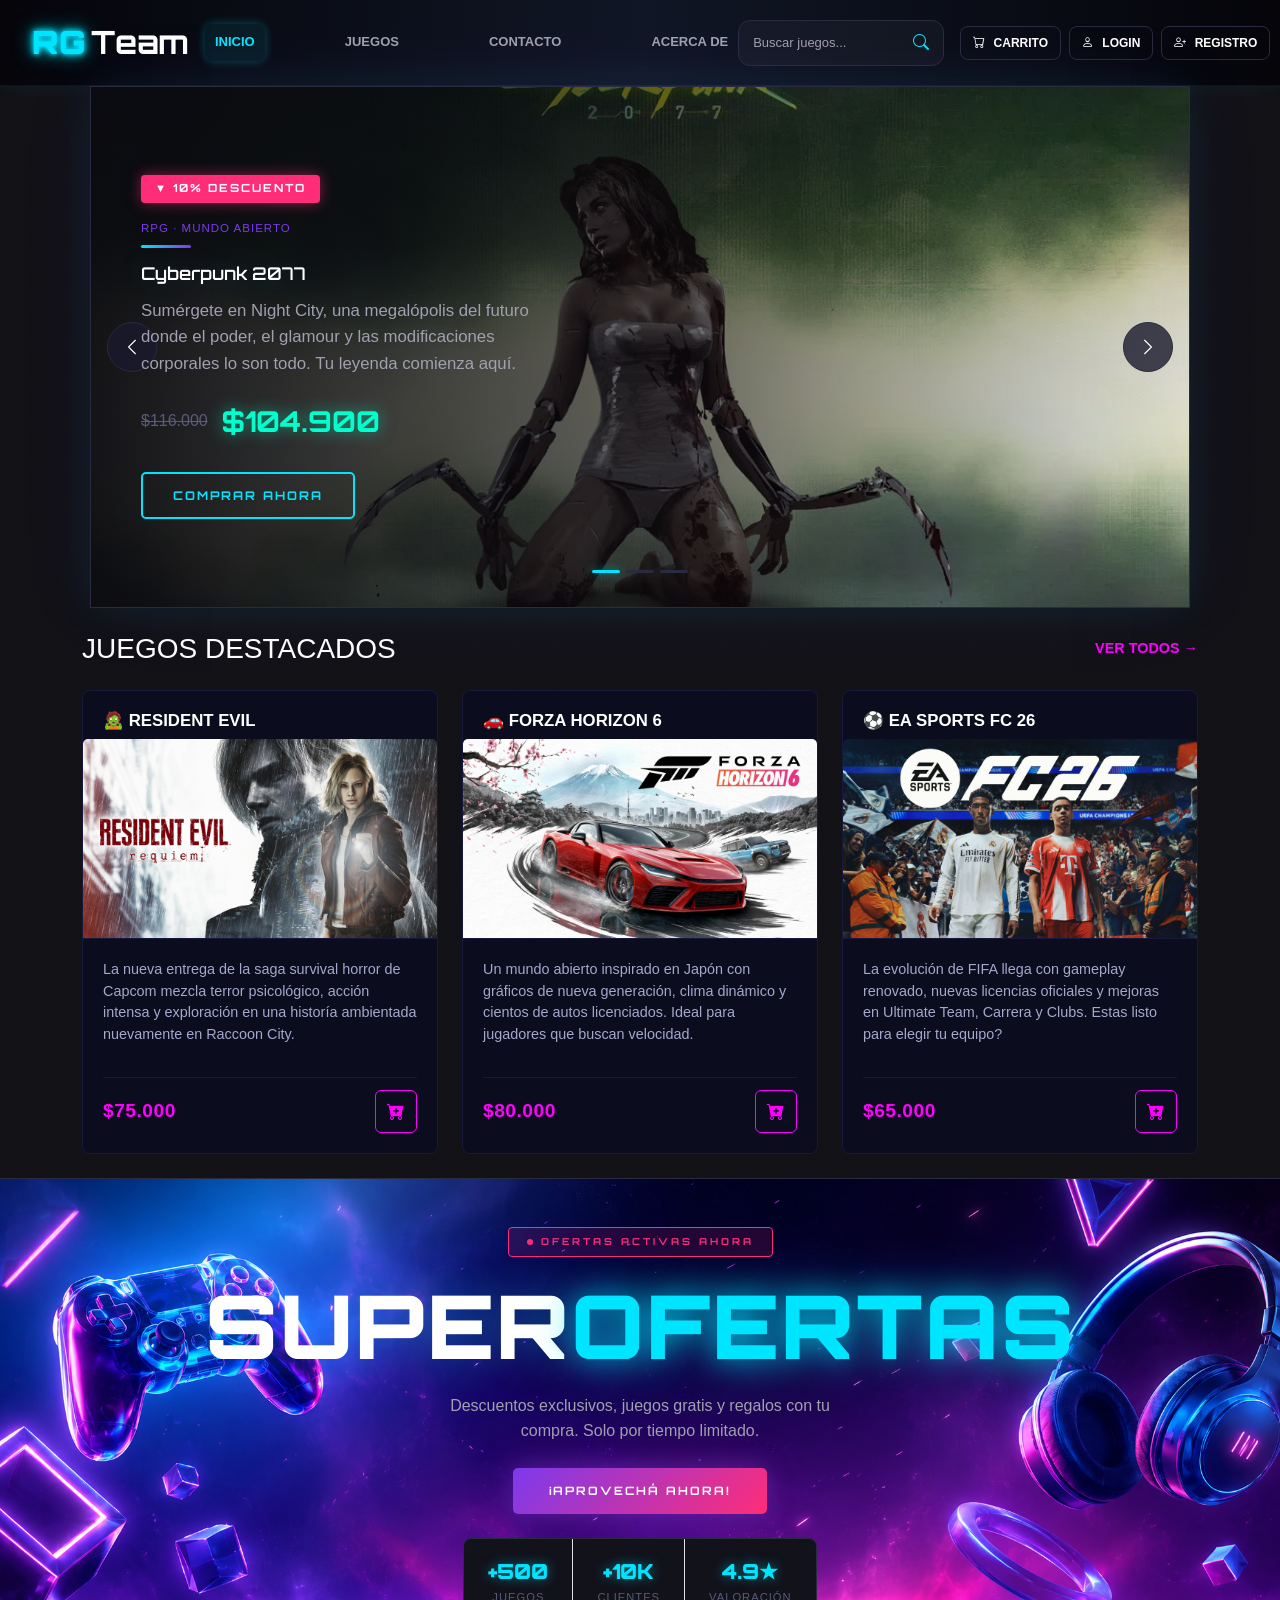
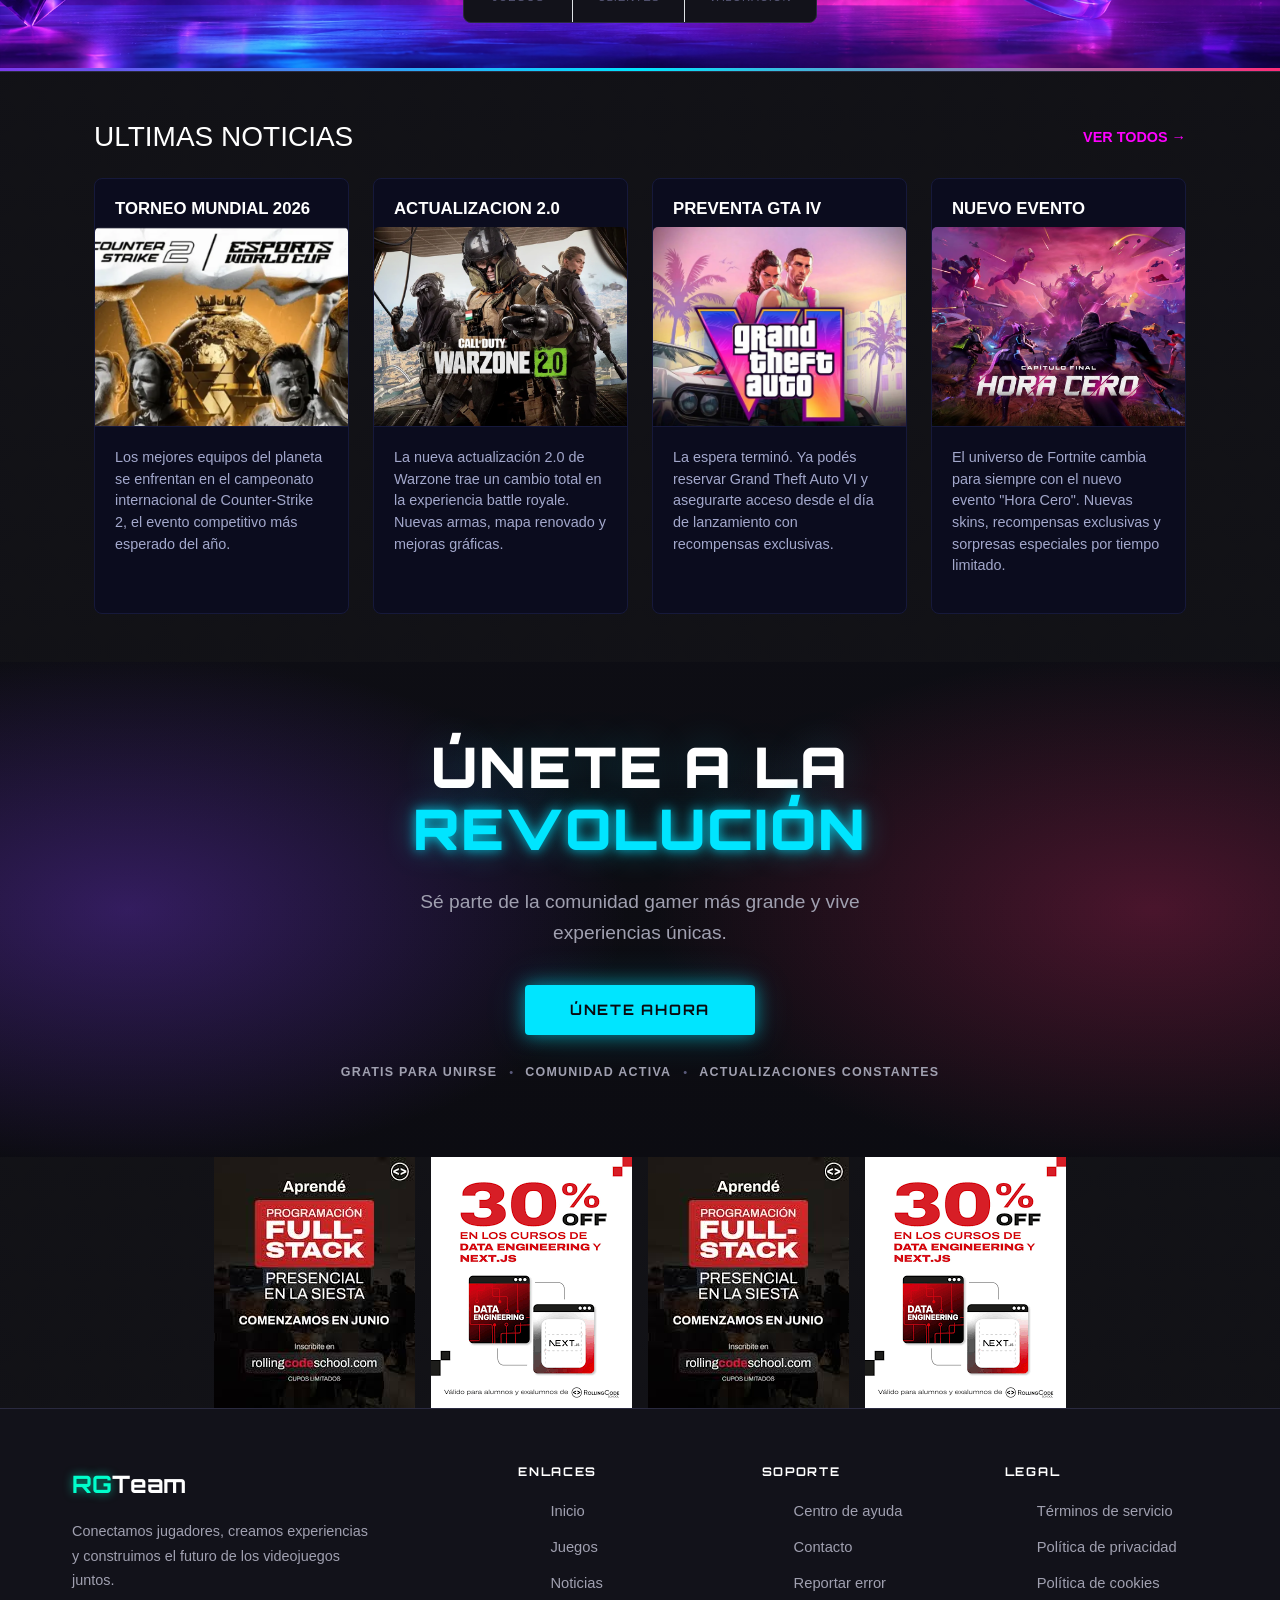
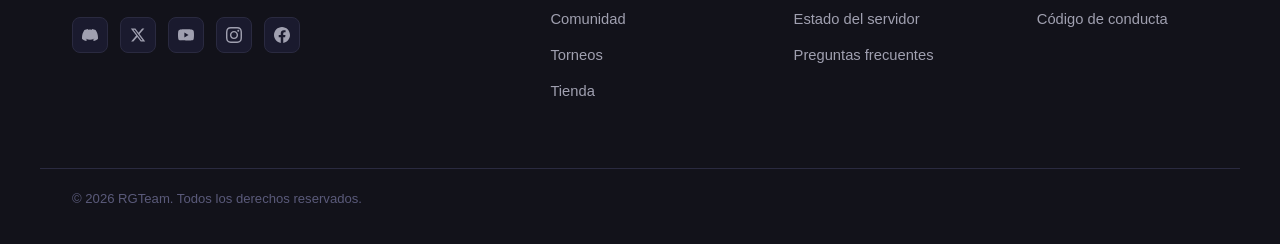
<file: index.html>
<!doctype html>
<html lang="es">
  <head>
    <meta charset="UTF-8" />
    <meta name="viewport" content="width=device-width, initial-scale=1.0" />
    <link href="https://cdn.jsdelivr.net/npm/bootstrap@5.3.3/dist/css/bootstrap.min.css" rel="stylesheet" />
    <link rel="stylesheet" href="https://cdn.jsdelivr.net/npm/bootstrap-icons@1.11.3/font/bootstrap-icons.min.css" />
    <link rel="stylesheet" href="./css/styles.css" />
    <link rel="stylesheet" href="./css/banner.css">
    <link href="https://fonts.googleapis.com/css2?family=Orbitron:wght@600;700;800&display=swap" rel="stylesheet" />
    <title>RGTeam</title>
  </head>
  <body>
<header id="inicio">
  <nav class="navbar navbar-expand-lg barra-navegacion">
    <div class="container-fluid">
      <a class="navbar-brand logo-rgteam" href="#">
        <span class="logo-rg">RG</span>
        <span class="logo-team">Team</span>
      </a>
      <button
        class="navbar-toggler"
        type="button"
        data-bs-toggle="collapse"
        data-bs-target="#menuNavbar"
      >
        <span class="navbar-toggler-icon"></span>
      </button>
      <div class="collapse navbar-collapse" id="menuNavbar">
        <ul class="navbar-nav mx-auto">
          <li class="nav-item">
            <a class="nav-link active" href="./index.html">INICIO</a>
          </li>
          <li class="nav-item">
            <a class="nav-link" href="./pages/juegos.html">JUEGOS</a>
          </li>
          <li class="nav-item">
            <a class="nav-link" href="./pages/contacto.html">CONTACTO</a>
          </li>
          <li class="nav-item">
            <a class="nav-link" href="./pages/nosotros.html">ACERCA DE</a>
          </li>
        </ul>
        <form class="d-flex caja-buscador me-3">
          <input
            class="form-control input-buscador"
            type="search"
            placeholder="Buscar juegos..."
          />
          <button class="btn boton-buscador" type="submit">
            <i class="bi bi-search"></i>
          </button>
        </form>
        <div class="d-flex gap-2 contenedor-botones">
          <button class="btn boton-rg">
            <i class="bi bi-cart"></i>
            <a href="./pages/carrito.html">CARRITO</a> 
          </button>
          <button
          class="btn boton-rg"
          data-bs-toggle="modal"
          data-bs-target="#modalLogin"
          >
          <i class="bi bi-person"></i> LOGIN
          </button>
          <button class="btn boton-rg">
            <i class="bi bi-person-plus"></i> 
            <a href="./pages/registro.html">REGISTRO</a>
          </button>
        </div>
      </div>
    </div>
  </nav>
</header>
<main>
<div
  class="modal fade"
  id="modalLogin"
  tabindex="-1"
  aria-hidden="true">
  <div class="modal-dialog modal-dialog-centered modal-lg">
    <div class="modal-content modal-login-rg">
      <div class="row g-0">
        <div class="col-md-6 d-none d-md-block">
          <div class="imagen-login"></div>
        </div>       
        <div class="col-md-6">
          <div class="contenido-login">
            <h2 class="titulo-login">Bienvenido</h2>
            <form action="./pages/error404.html">
              <div class="mb-3">
                <input
                  type="email"
                  class="form-control input-login"
                  placeholder="Correo electrónico"
                  required
                >
              </div>
              <div class="mb-3">
                <input
                  type="password"
                  class="form-control input-login"
                  placeholder="Contraseña"
                  required
                >
              </div>
              <div class="text-end mb-3">
                <a href="./pages/error404.html" class="link-login">
                  ¿Olvidaste tu contraseña?
                </a>
              </div>
              <button type="submit" class="btn boton-login-w100">
                Ingresar
              </button>
            </form>
            <div class="separador-login">
              <span>O continuar con</span>
            </div>
            <div class="d-flex gap-2 mt-3">
              <a
                href="./pages/error404.html"
                class="btn boton-social w-100"
              >
                <i class="bi bi-google"></i> Google
              </a>
              <a
                href="./pages/error404.html"
                class="btn boton-social w-100"
              >
                <i class="bi bi-facebook"></i> Facebook
              </a>
            </div>
          </div>
        </div>
      </div>
    </div>
  </div>
</div>
      <section>
        <div class="carousel-wrapper">
          <div id="carouselGamer" class="carousel slide" data-bs-ride="carousel">
            <div class="carousel-indicators">
              <button type="button" data-bs-target="#carouselGamer" data-bs-slide-to="0" class="active"></button>
              <button type="button" data-bs-target="#carouselGamer" data-bs-slide-to="1"></button>
              <button type="button" data-bs-target="#carouselGamer" data-bs-slide-to="2"></button>
            </div>
            <div class="carousel-inner">
              <div class="carousel-item active">
                <img src="./assets/img/bannerCyberpunk2077.webp" alt="Portada Cyberpunk2077" />
                <div class="carousel-caption">
                  <div class="badge-descuento">▼ 10% DESCUENTO</div>
                  <div class="genre-chip">RPG · Mundo abierto</div>
                  <div class="deco-line"></div>
                  <h2 class="game-title">Cyberpunk 2077</h2>
                  <p class="game-desc">Sumérgete en Night City, una megalópolis del futuro donde el poder, el glamour y las modificaciones corporales lo son todo. Tu leyenda comienza aquí.</p>
                  <div class="price-block">
                    <span class="price-original">$116.000</span>
                    <span class="price-final">$104.900</span>
                  </div>
                  <button class="btn-comprar" data-bs-toggle="modal" data-bs-target="#modalCompra">
                                COMPRAR AHORA
                  </button>
                </div>
              </div>
              <div class="carousel-item">
                <img src="./assets/img/bannerGodOfWar.webp" alt="God of War" />
                <div class="carousel-caption">
                  <div class="badge-descuento">▼ 20% DESCUENTO</div>
                  <div class="genre-chip">Acción · Aventura</div>
                  <div class="deco-line"></div>
                  <h2 class="game-title">God of War</h2>
                  <p class="game-desc">Kratos y su hijo Atreus se adentran en la mitología nórdica. Una aventura épica con combates brutales y una historia que te dejará sin palabras.</p>
                  <div class="price-block">
                    <span class="price-original">$55.000</span>
                    <span class="price-final">$45.000</span>
                  </div>
                  <button class="btn-comprar" data-bs-toggle="modal" data-bs-target="#modalCompra">
                                 COMPRAR AHORA
                  </button>
                </div>
              </div>
              <div class="carousel-item">
                <img src="./assets/img/editBannerDragonBallSparking!Zero.jpg" alt="Portada DB Sparking Zero" />
                <div class="carousel-caption">
                  <div class="badge-descuento">▼ 10% DESCUENTO</div>
                  <div class="genre-chip">Accion · Aventura</div>
                  <div class="deco-line"></div>
                  <h2 class="game-title">Dragon Ball: Sparking! Zero</h2>
                  <p class="game-desc">Videojuego de lucha basado en el universo de Dragon Ball, con combates rápidos, poderes espectaculares y una gran variedad de personajes icónicos del anime.</p>
                  <div class="price-block">
                    <span class="price-original">$50.000</span>
                    <span class="price-final">$45.000</span>
                  </div>
                   <button class="btn-comprar" data-bs-toggle="modal" data-bs-target="#modalCompra">
                                     COMPRAR AHORA
                   </button>
                </div>
              </div>
            </div>
            <button class="carousel-control-prev" type="button" data-bs-target="#carouselGamer" data-bs-slide="prev">
              <span class="carousel-control-prev-icon"></span>
            </button>
            <button class="carousel-control-next" type="button" data-bs-target="#carouselGamer" data-bs-slide="next">
              <span class="carousel-control-next-icon"></span>
            </button>
          </div>
        </div>
      </section>
      <section id="juegos">
      <section>
        <div class="container my-4">
          <div class="d-flex justify-content-between align-items-center mb-4">
            <h3 class="m-0">JUEGOS DESTACADOS</h3>
            <a href="./pages/juegos.html" class="text-decoration-none" style="color:#ff00ff;font-weight:bold;text-transform:uppercase;font-size:0.9rem;">Ver todos &rarr;</a>
          </div>
       <div class="row g-4">
  <div class="col-12 col-sm-6 col-lg-4">
    <div class="card">
      <h6>🧟 Resident Evil</h6>
      <img
        src="./assets/img/resident evil.jpg"
        class="imgTarjeta card-img-top img-fluid"
        alt="Resident Evil"
      />
      <div class="cardCuerpo">
        <p class="cardTexto">
          La nueva entrega de la saga survival horror de Capcom mezcla
          terror psicológico, acción intensa y exploración en una
          historía ambientada nuevamente en Raccoon City.
        </p>
        <div class="tarjetaCompras d-flex justify-content-between align-items-center mt-3">
          <span class="tarjetaPrecio">$75.000</span>
          <a href="./pages/carrito.html" class="botonCarrito" aria-label="Ir al carrito">
            <i class="bi bi-cart-plus-fill"></i>
          </a>
        </div>
      </div>
    </div>
  </div>
  <div class="col-12 col-sm-6 col-lg-4">
    <div class="card">
      <h6>🚗 Forza Horizon 6</h6>
      <img
        src="./assets/img/forza horizon.jpg"
        class="imgTarjeta card-img-top img-fluid"
        alt="Forza Horizon"
      />
      <div class="cardCuerpo">
        <p class="cardTexto">
          Un mundo abierto inspirado en Japón con gráficos de nueva
          generación, clima dinámico y cientos de autos licenciados.
          Ideal para jugadores que buscan velocidad.
        </p>
        <div class="tarjetaCompras d-flex justify-content-between align-items-center mt-3">
          <span class="tarjetaPrecio">$80.000</span>
          <a href="./pages/carrito.html" class="botonCarrito" aria-label="Ir al carrito">
            <i class="bi bi-cart-plus-fill"></i>
          </a>
        </div>
      </div>
    </div>
  </div>
  <div class="col-12 col-sm-6 col-lg-4">
    <div class="card">
      <h6>⚽ EA Sports FC 26</h6>
      <img
        src="./assets/img/fifa 2026.jpg"
        class="imgTarjeta card-img-top img-fluid"
        alt="EA Sports"
      />
      <div class="cardCuerpo">
        <p class="cardTexto">
          La evolución de FIFA llega con gameplay renovado, nuevas
          licencias oficiales y mejoras en Ultimate Team, Carrera y
          Clubs. Estas listo para elegir tu equipo?
        </p>
        <div class="tarjetaCompras d-flex justify-content-between align-items-center mt-3">
          <span class="tarjetaPrecio">$65.000</span>
          <a href="./pages/carrito.html" class="botonCarrito" aria-label="Ir al carrito">
            <i class="bi bi-cart-plus-fill"></i>
          </a>
        </div>
      </div>
    </div>
  </div>
</div>
<section class="banner-section d-none d-md-block mt-4"></section>
<section class="banner-section d-none d-md-block">
  <div class="gb position-relative w-100 d-flex flex-column align-items-center justify-content-center text-center py-5 px-3 overflow-hidden">   
    <div class="gb-tag mb-4">
      <div class="gb-dot"></div> OFERTAS ACTIVAS AHORA
    </div>
    <h2 class="gb-title mb-4">SUPER<span>OFERTAS</span></h2>
    <p class="gb-sub mx-auto mb-4">Descuentos exclusivos, juegos gratis y regalos con tu compra. Solo por tiempo limitado.</p>
    <a href="./pages/carrito.html" class="gb-btn-main mb-4">¡APROVECHÁ AHORA!</a>
    <div class="gb-stats d-flex">
      <div class="gb-stat px-4 py-3 text-center border-end">
        <div class="gb-stat-n">+500</div>
        <div class="gb-stat-l">Juegos</div>
      </div>
      <div class="gb-stat px-4 py-3 text-center border-end">
        <div class="gb-stat-n">+10K</div>
        <div class="gb-stat-l">Clientes</div>
      </div>
      <div class="gb-stat px-4 py-3 text-center">
        <div class="gb-stat-n">4.9★</div>
        <div class="gb-stat-l">Valoración</div>
      </div>
    </div>
    <div class="gb-line"></div>
  </div>
</section>
        <div class="container my-5" id="Noticias">
          <div class="d-flex justify-content-between align-items-center mb-4">
            <h3 class="m-0">ULTIMAS NOTICIAS</h3>
            <a href="./pages/juegos.html" class="text-decoration-none" style="color:#ff00ff;font-weight:bold;text-transform:uppercase;font-size:0.9rem;">Ver todos &rarr;</a>
          </div>
          <div class="row g-4">
            <div class="col-12 col-sm-6 col-md-3">
              <div class="card">
                <h6>TORNEO MUNDIAL 2026</h6>
                <img src="./assets/img/torneo mundial.webp" class="imgTarjeta card-img-top img-fluid" alt="Torneo" />
                <div class="cardCuerpo">
                  <p class="cardTexto">Los mejores equipos del planeta se enfrentan en el campeonato internacional de Counter-Strike 2, el evento competitivo más esperado del año.</p>
                </div>
              </div>
            </div>
            <div class="col-12 col-sm-6 col-md-3">
              <div class="card">
                <h6>ACTUALIZACION 2.0</h6>
                <img src="./assets/img/call of dutty.webp" class="imgTarjeta card-img-top img-fluid" alt="Actualización" />
                <div class="cardCuerpo">
                  <p class="cardTexto">La nueva actualización 2.0 de Warzone trae un cambio total en la experiencia battle royale. Nuevas armas, mapa renovado y mejoras gráficas.</p>
                </div>
              </div>
            </div>
            <div class="col-12 col-sm-6 col-md-3">
              <div class="card">
                <h6>PREVENTA GTA IV</h6>
                <img src="./assets/img/gta 6.jpg" class="imgTarjeta card-img-top img-fluid" alt="GTA" />
                <div class="cardCuerpo">
                  <p class="cardTexto">La espera terminó. Ya podés reservar Grand Theft Auto VI y asegurarte acceso desde el día de lanzamiento con recompensas exclusivas.</p>
                </div>
              </div>
            </div>
            <div class="col-12 col-sm-6 col-md-3">
              <div class="card">
                <h6>NUEVO EVENTO</h6>
                <img src="./assets/img/evento fornite 1.jpg" class="imgTarjeta card-img-top img-fluid" alt="Evento" />
                <div class="cardCuerpo">
                  <p class="cardTexto">El universo de Fortnite cambia para siempre con el nuevo evento "Hora Cero". Nuevas skins, recompensas exclusivas y sorpresas especiales por tiempo limitado.</p>
                </div>
              </div>
            </div>
          </div>
        </div>
      </section>
      <section class="hero">
        <div class="hero__overlay"></div>
        <div class="hero__content">
          <h1 class="hero__title">
            ÚNETE A LA <span class="hero__title--accent">REVOLUCIÓN</span>
          </h1>
          <p class="hero__subtitle">Sé parte de la comunidad gamer más grande y vive experiencias únicas.</p>
          <a href="./pages/registro.html" class="hero__btn">ÚNETE AHORA</a>
          <div class="hero__badges">
            <span class="hero__badge">GRATIS PARA UNIRSE</span>
            <span class="hero__dot">•</span>
            <span class="hero__badge">COMUNIDAD ACTIVA</span>
            <span class="hero__dot">•</span>
            <span class="hero__badge">ACTUALIZACIONES CONSTANTES</span>
          </div>
        </div>
      </section>
<div class="container-fluid contenedor-publicidad d-none d-lg-block">
    <div class="row h-100 justify-content-center align-items-center g-3">
        
        <div class="col-auto text-center">
            <img src="./assets/img/rolling code.jpg" alt="Publicidad Full Stack" class="img-publicidad">
        </div>

        <div class="col-auto text-center">
            <img src="./assets/img/rolling 3.png" alt="Publicidad Full Stack" class="img-publicidad">
        </div>

        <div class="col-auto text-center">
            <img src="./assets/img/rolling code.jpg" alt="Publicidad Full Stack" class="img-publicidad">
        </div>

        <div class="col-auto text-center">
            <img src="./assets/img/rolling 3.png" alt="Publicidad Full Stack" class="img-publicidad">
        </div>
    </div>
</div>
</main>
    <footer class="footer">
      <div class="footer__inner">
        <div class="footer__brand">
          <div class="footer__logo">
            <span class="footer__logo--rg">RG</span><span class="footer__logo--team">Team</span>
          </div>
          <p class="footer__tagline">
            Conectamos jugadores, creamos experiencias<br />
            y construimos el futuro de los videojuegos<br />
            juntos.
          </p>
          <div class="footer__socials">
            <a href="https://discord.com/" class="footer__social" aria-label="Discord" target="_blank">
              <svg viewBox="0 0 24 24" fill="currentColor"><path d="M20.317 4.37a19.791 19.791 0 0 0-4.885-1.515.074.074 0 0 0-.079.037c-.21.375-.444.864-.608 1.25a18.27 18.27 0 0 0-5.487 0 12.64 12.64 0 0 0-.617-1.25.077.077 0 0 0-.079-.037A19.736 19.736 0 0 0 3.677 4.37a.07.07 0 0 0-.032.027C.533 9.046-.32 13.58.099 18.057a.082.082 0 0 0 .031.057 19.9 19.9 0 0 0 5.993 3.03.078.078 0 0 0 .084-.028 14.09 14.09 0 0 0 1.226-1.994.076.076 0 0 0-.041-.106 13.107 13.107 0 0 1-1.872-.892.077.077 0 0 1-.008-.128 10.2 10.2 0 0 0 .372-.292.074.074 0 0 1 .077-.01c3.928 1.793 8.18 1.793 12.062 0a.074.074 0 0 1 .078.01c.12.098.246.198.373.292a.077.077 0 0 1-.006.127 12.299 12.299 0 0 1-1.873.892.077.077 0 0 0-.041.107c.36.698.772 1.362 1.225 1.993a.076.076 0 0 0 .084.028 19.839 19.839 0 0 0 6.002-3.03.077.077 0 0 0 .032-.054c.5-5.177-.838-9.674-3.549-13.66a.061.061 0 0 0-.031-.03z"/></svg>
            </a>
            <a href="https://x.com/rollingcodeok?s=11&t=oU6vVqAjr9Di2izyBMBLxA" class="footer__social" aria-label="Twitter/X" target="_blank">
              <svg viewBox="0 0 24 24" fill="currentColor"><path d="M18.244 2.25h3.308l-7.227 8.26 8.502 11.24H16.17l-5.214-6.817L4.99 21.75H1.68l7.73-8.835L1.254 2.25H8.08l4.713 6.231zm-1.161 17.52h1.833L7.084 4.126H5.117z"/></svg>
            </a>
            <a href="https://www.youtube.com/@rollingcode7175" class="footer__social" aria-label="YouTube" target="_blank">
              <svg viewBox="0 0 24 24" fill="currentColor"><path d="M23.498 6.186a3.016 3.016 0 0 0-2.122-2.136C19.505 3.545 12 3.545 12 3.545s-7.505 0-9.377.505A3.017 3.017 0 0 0 .502 6.186C0 8.07 0 12 0 12s0 3.93.502 5.814a3.016 3.016 0 0 0 2.122 2.136c1.871.505 9.376.505 9.376.505s7.505 0 9.377-.505a3.015 3.015 0 0 0 2.122-2.136C24 15.93 24 12 24 12s0-3.93-.502-5.814zM9.545 15.568V8.432L15.818 12l-6.273 3.568z"/></svg>
            </a>
            <a href="https://www.instagram.com/rollingcodeschool" class="footer__social" aria-label="Instagram" target="_blank">
              <svg viewBox="0 0 24 24" fill="currentColor"><path d="M12 2.163c3.204 0 3.584.012 4.85.07 3.252.148 4.771 1.691 4.919 4.919.058 1.265.069 1.645.069 4.849 0 3.205-.012 3.584-.069 4.849-.149 3.225-1.664 4.771-4.919 4.919-1.266.058-1.644.07-4.85.07-3.204 0-3.584-.012-4.849-.07-3.26-.149-4.771-1.699-4.919-4.92-.058-1.265-.07-1.644-.07-4.849 0-3.204.013-3.583.07-4.849.149-3.227 1.664-4.771 4.919-4.919 1.266-.057 1.645-.069 4.849-.069zm0-2.163c-3.259 0-3.667.014-4.947.072-4.358.2-6.78 2.618-6.98 6.98-.059 1.281-.073 1.689-.073 4.948 0 3.259.014 3.668.072 4.948.2 4.358 2.618 6.78 6.98 6.98 1.281.058 1.689.072 4.948.072 3.259 0 3.668-.014 4.948-.072 4.354-.2 6.782-2.618 6.979-6.98.059-1.28.073-1.689.073-4.948 0-3.259-.014-3.667-.072-4.947-.196-4.354-2.617-6.78-6.979-6.98-1.281-.059-1.69-.073-4.949-.073zm0 5.838c-3.403 0-6.162 2.759-6.162 6.162s2.759 6.163 6.162 6.163 6.162-2.759 6.162-6.163c0-3.403-2.759-6.162-6.162-6.162zm0 10.162c-2.209 0-4-1.79-4-4 0-2.209 1.791-4 4-4s4 1.791 4 4c0 2.21-1.791 4-4 4zm6.406-11.845c-.796 0-1.441.645-1.441 1.44s.645 1.44 1.441 1.44c.795 0 1.439-.645 1.439-1.44s-.644-1.44-1.439-1.44z"/></svg>
            </a>
            <a href="https://www.Facebook.com/rollingcodeschool" class="footer__social" aria-label="Facebook" target="_blank">
              <svg viewBox="0 0 24 24" fill="currentColor"><path d="M24 12.073c0-6.627-5.373-12-12-12s-12 5.373-12 12c0 5.99 4.388 10.954 10.125 11.854v-8.385H7.078v-3.47h3.047V9.43c0-3.007 1.792-4.669 4.533-4.669 1.312 0 2.686.235 2.686.235v2.953H15.83c-1.491 0-1.956.925-1.956 1.874v2.25h3.328l-.532 3.47h-2.796v8.385C19.612 23.027 24 18.062 24 12.073z"/></svg>
            </a>
          </div>
        </div>
        <div class="footer__col">
          <h4 class="footer__col-title">ENLACES</h4>
          <ul class="footer__list">
            <li><a href="#inicio">Inicio</a></li>
            <li><a href="#juegos">Juegos</a></li>
            <li><a href="#Noticias">Noticias</a></li>
            <li><a href="./pages/error404.html">Comunidad</a></li>
            <li><a href="./pages/error404.html">Torneos</a></li>
            <li><a href="./pages/juegos.html">Tienda</a></li>
          </ul>
        </div>
        <div class="footer__col">
          <h4 class="footer__col-title">SOPORTE</h4>
          <ul class="footer__list">
            <li><a href="./pages/error404.html">Centro de ayuda</a></li>
            <li><a href="./pages/contacto.html">Contacto</a></li>
            <li><a href="./pages/error404.html">Reportar error</a></li>
            <li><a href="./pages/error404.html">Estado del servidor</a></li>
            <li><a href="./pages/error404.html">Preguntas frecuentes</a></li>
          </ul>
        </div>
        <div class="footer__col">
          <h4 class="footer__col-title">LEGAL</h4>
          <ul class="footer__list">
            <li><a href="./pages/error404.html">Términos de servicio</a></li>
            <li><a href="./pages/error404.html">Política de privacidad</a></li>
            <li><a href="./pages/error404.html">Política de cookies</a></li>
            <li><a href="./pages/error404.html">Código de conducta</a></li>
          </ul>
        </div>
      </div>
       <div class="footer__bottom">
        <p class="footer__copy">© 2026 RGTeam. Todos los derechos reservados.</p>
        <div class="footer__bottom-right">
        </div>
      </div>
    </footer>
<div class="modal fade" id="modalCompra" tabindex="-1" aria-hidden="true">
  <div class="modal-dialog modal-dialog-centered">   
    <div class="modal-content modal-rgteam">
      <div class="modal-header border-0">
        <h5 class="modal-title titulo-modal-rg">
          <i class="bi bi-controller"></i>
          PRODUCTO AGREGADO
        </h5>
        <button
          type="button"
          class="btn-close btn-close-white"
          data-bs-dismiss="modal">
        </button>
      </div>
      <div class="modal-body text-center">
        <p class="texto-modal-rg">
          El juego fue agregado correctamente al carrito 🛒
        </p>
      </div>
      <div class="modal-footer border-0 justify-content-center gap-3">
        <button
          type="button"
          class="btn-modal-secundario"
          data-bs-dismiss="modal">
          SEGUIR COMPRANDO
        </button>
        <a href="./pages/carrito.html" class="btn-modal-principal">
          IR AL CARRITO
        </a>
      </div>
    </div>
  </div>
</div>
    <script src="https://cdn.jsdelivr.net/npm/bootstrap@5.3.3/dist/js/bootstrap.bundle.min.js"></script>
  </body>
</html
</file>
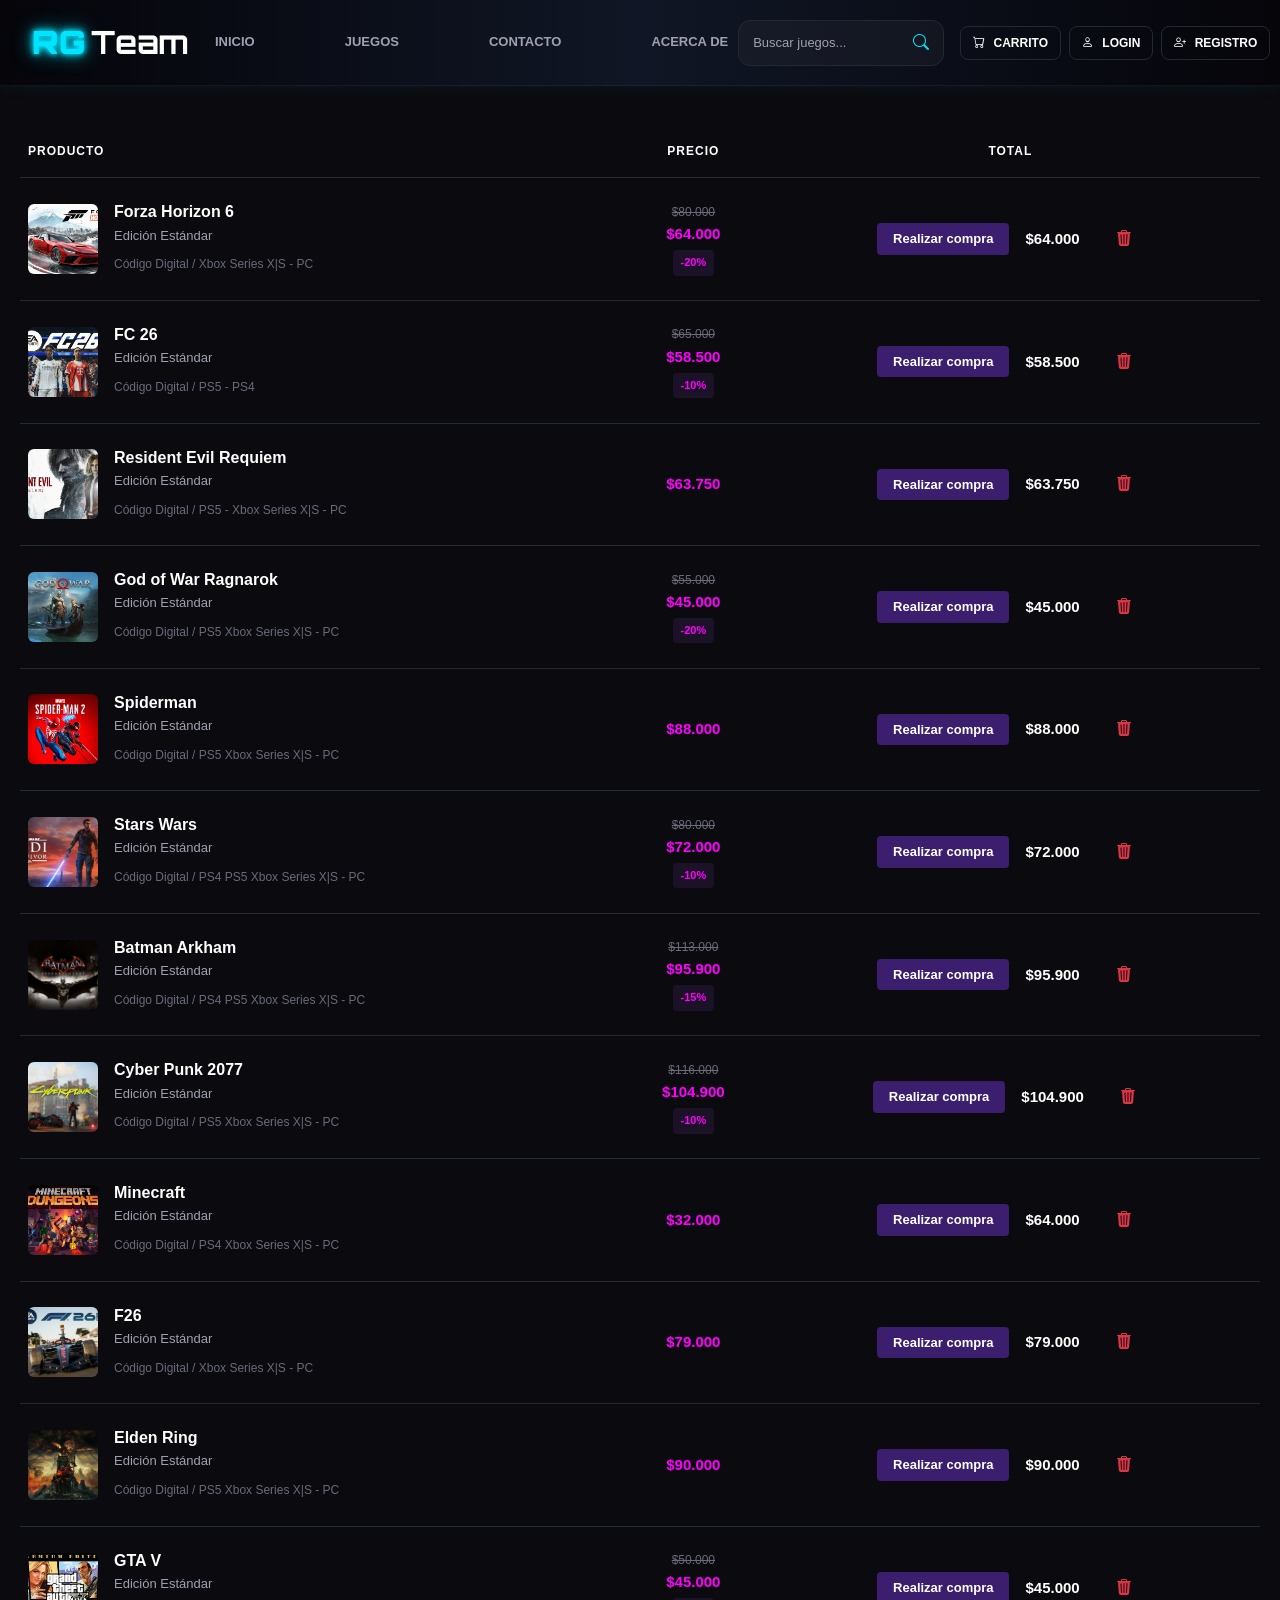
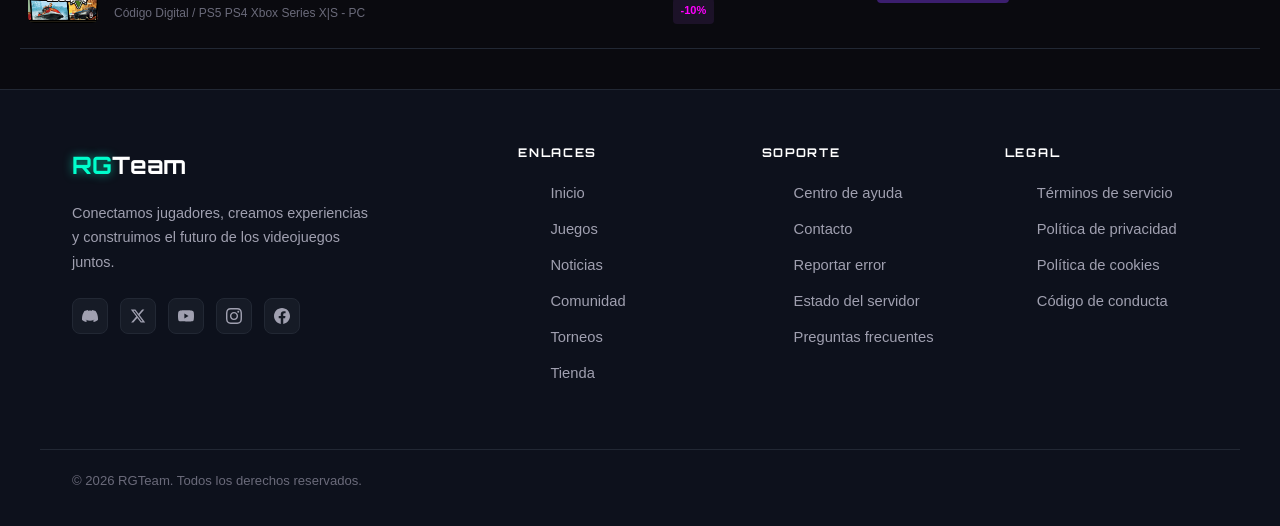
<file: pages/carrito.html>
<!doctype html>
<html lang="es">
<head>
  <meta charset="UTF-8" />
  <meta name="viewport" content="width=device-width, initial-scale=1.0" />
  <link href="https://cdn.jsdelivr.net/npm/bootstrap@5.3.3/dist/css/bootstrap.min.css" rel="stylesheet" />
  <link rel="stylesheet" href="https://cdn.jsdelivr.net/npm/bootstrap-icons@1.11.3/font/bootstrap-icons.min.css" />
  <link rel="stylesheet" href="../css/carrito.css" />
  <link href="https://fonts.googleapis.com/css2?family=Orbitron:wght@600;700;800&display=swap" rel="stylesheet" />
  <title>RGTeam</title>
</head>
<body>
  <header id="inicio">
    <nav class="navbar navbar-expand-lg barra-navegacion">
      <div class="container-fluid">
        <a class="navbar-brand logo-rgteam" href="../index.html">
          <span class="logo-rg">RG</span>
          <span class="logo-team">Team</span>
        </a>
        <button class="navbar-toggler" type="button" data-bs-toggle="collapse" data-bs-target="#menuNavbar">
          <span class="navbar-toggler-icon"></span>
        </button>
        <div class="collapse navbar-collapse" id="menuNavbar">
          <ul class="navbar-nav mx-auto">
            <li class="nav-item">
              <a class="nav-link" href="../index.html">INICIO</a>
            </li>
            <li class="nav-item">
              <a class="nav-link" href="./juegos.html">JUEGOS</a>
            </li>
            <li class="nav-item">
              <a class="nav-link" href="./contacto.html">CONTACTO</a>
            </li>
            <li class="nav-item">
              <a class="nav-link" href="./nosotros.html">ACERCA DE</a>
            </li>
          </ul>
          <form class="d-flex caja-buscador me-3">
            <input class="form-control input-buscador" type="search" placeholder="Buscar juegos..." />
            <button class="btn boton-buscador" type="submit">
              <i class="bi bi-search"></i>
            </button>
          </form>
          <div class="d-flex gap-2 contenedor-botones">
            <a href="./carrito.html">
              <button class="btn boton-rg">
                <i class="bi bi-cart"></i> CARRITO
              </button>
            </a>
            <button class="btn boton-rg" data-bs-toggle="modal" data-bs-target="#modalLogin">
              <i class="bi bi-person"></i> LOGIN
            </button>
            <button class="btn boton-rg">
              <i class="bi bi-person-plus"></i>
              <a href="../pages/registro.html">REGISTRO</a>
            </button>
          </div>
        </div>
      </div>
    </nav>
  </header>
  <main>
  <div class="modal fade" id="modalLogin" tabindex="-1" aria-hidden="true">
    <div class="modal-dialog modal-dialog-centered modal-lg">
      <div class="modal-content modal-login-rg">
        <div class="row g-0">
          <div class="col-md-6 d-none d-md-block">
            <div class="imagen-login"></div>
          </div>
          <div class="col-md-6">
            <div class="contenido-login">
              <h2 class="titulo-login">Bienvenido</h2>
              <form action="./pages/error404.html">
                <div class="mb-3">
                  <input type="email" class="form-control input-login" placeholder="Correo electrónico" required>
                </div>
                <div class="mb-3">
                  <input type="password" class="form-control input-login" placeholder="Contraseña" required>
                </div>
                <div class="text-end mb-3">
                  <a href="./pages/error404.html" class="link-login">
                    ¿Olvidaste tu contraseña?
                  </a>
                </div>
                <button type="submit" class="btn boton-login-w100">
                  Ingresar
                </button>
              </form>
              <div class="separador-login">
                <span>O continuar con</span>
              </div>
              <div class="d-flex gap-2 mt-3">
                <a href="./pages/error404.html" class="btn boton-social w-100">
                  <i class="bi bi-google"></i> Google
                </a>
                <a href="./pages/error404.html" class="btn boton-social w-100">
                  <i class="bi bi-facebook"></i> Facebook
                </a>
              </div>
            </div>
          </div>
        </div>
      </div>
    </div>
  </div>
  <section>
    <div class="cart-list-container table-responsive">
      <table class="table table-cart align-middle m-0">
        <thead>
          <tr class="text-muted fw-bold text-uppercase tracking-wider">
            <th scope="col" class="border-secondary py-3">Producto</th>
            <th scope="col" class="border-secondary py-3 text-center">Precio</th>
            <th scope="col" class="border-secondary py-3 text-center">Total</th>
          </tr>
        </thead>
        <tbody>
          <tr>
            <td class="py-4">
              <div class="d-flex align-items-center">
                <img src="../assets/img/forza horizon.jpg" class="img-thumbnail-cart me-3" alt="Forza Horizon 6">
                <div>
                  <h5 class="game-title mb-1">Forza Horizon 6</h5>
                  <p class="game-edition mb-1">Edición Estándar</p>
                  <span class="game-code text-muted">Código Digital / Xbox Series X|S - PC</span>
                </div>
              </div>
            </td>
            <td class="text-center py-4">
              <div class="d-flex flex-column align-items-center">
                <span class="price-old text-decoration-line-through">$80.000</span>
                <span class="price-current">$64.000</span>
                <span class="badge-discount mt-1">-20%</span>
              </div>
            </td>
            <td class="text-center py-4">
              <div class="d-flex align-items-center justify-content-center gap-3">
                <a href="http://127.0.0.1:5501/pages/error404.html" target="_blank" rel="noopener noreferrer"
                  class="text-decoration-none">
                  <button class="btn btn-buy-text-cart" type="button">
                    Realizar compra
                  </button>
                </a>
                <span class="price-total fw-bold">$64.000</span>
                <a href="./error404.html">
                  <button class="btn btn-outline-danger border-0 ms-2" type="button" title="Eliminar del carrito">
                    <i class="bi bi-trash3-fill"></i>
                  </button>
                </a>
              </div>
            </td>
          </tr>
          <tr>
            <td class="py-4">
              <div class="d-flex align-items-center">
                <img src="../assets/img/fifa 2026.jpg" class="img-thumbnail-cart me-3" alt="FC 26">
                <div>
                  <h5 class="game-title mb-1">FC 26</h5>
                  <p class="game-edition mb-1">Edición Estándar</p>
                  <span class="game-code text-muted">Código Digital / PS5 - PS4</span>
                </div>
              </div>
            </td>
            <td class="text-center py-4">
              <div class="d-flex flex-column align-items-center">
                <span class="price-old text-decoration-line-through">$65.000</span>
                <span class="price-current">$58.500</span>
                <span class="badge-discount mt-1">-10%</span>
              </div>
            </td>
            <td class="text-center py-4">
              <div class="d-flex align-items-center justify-content-center gap-3">
                <a href="http://127.0.0.1:5501/pages/error404.html" target="_blank" rel="noopener noreferrer"
                  class="text-decoration-none">
                  <button class="btn btn-buy-text-cart" type="button">
                    Realizar compra
                  </button>
                </a>
                <span class="price-total fw-bold">$58.500</span>
                <a href="./error404.html">
                  <button class="btn btn-outline-danger border-0 ms-2" type="button" title="Eliminar del carrito">
                    <i class="bi bi-trash3-fill"></i>
                  </button>
                </a>
              </div>
            </td>
          </tr>
          <tr>
            <td class="py-4 border-0">
              <div class="d-flex align-items-center">
                <img src="../assets/img/resident evil.jpg" class="img-thumbnail-cart me-3" alt="Resident Evil Requiem">
                <div>
                  <h5 class="game-title mb-1">Resident Evil Requiem</h5>
                  <p class="game-edition mb-1">Edición Estándar</p>
                  <span class="game-code text-muted">Código Digital / PS5 - Xbox Series X|S - PC</span>
                </div>
              </div>
            </td>
            <td class="text-center py-4 border-0">
              <div class="d-flex flex-column align-items-center">
                <span class="price-current">$63.750</span>
              </div>
            </td>
            <td class="text-center py-4 border-0">
              <div class="d-flex align-items-center justify-content-center gap-3">
                <a href="http://127.0.0.1:5501/pages/error404.html" target="_blank" rel="noopener noreferrer"
                  class="text-decoration-none">
                  <button class="btn btn-buy-text-cart" type="button">
                    Realizar compra
                  </button>
                </a>
                <span class="price-total fw-bold">$63.750</span>
                <a href="./error404.html">
                  <button class="btn btn-outline-danger border-0 ms-2" type="button" title="Eliminar del carrito">
                    <i class="bi bi-trash3-fill"></i>
                  </button>
                </a>
              </div>
            </td>
          </tr>
          <tr>
            <td class="py-4">
              <div class="d-flex align-items-center">
                <img src="../assets/img/god of war.avif" class="img-thumbnail-cart me-3" alt="Forza Horizon 6">
                <div>
                  <h5 class="game-title mb-1">God of War Ragnarok</h5>
                  <p class="game-edition mb-1">Edición Estándar</p>
                  <span class="game-code text-muted">Código Digital / PS5 Xbox Series X|S - PC</span>
                </div>
              </div>
            </td>
            <td class="text-center py-4">
              <div class="d-flex flex-column align-items-center">
                <span class="price-old text-decoration-line-through">$55.000</span>
                <span class="price-current">$45.000</span>
                <span class="badge-discount mt-1">-20%</span>
              </div>
            </td>
            <td class="text-center py-4">
              <div class="d-flex align-items-center justify-content-center gap-3">
                <a href="http://127.0.0.1:5501/pages/error404.html" target="_blank" rel="noopener noreferrer"
                  class="text-decoration-none">
                  <button class="btn btn-buy-text-cart" type="button">
                    Realizar compra
                  </button>
                </a>
                <span class="price-total fw-bold">$45.000</span>
                <a href="./error404.html">
                  <button class="btn btn-outline-danger border-0 ms-2" type="button" title="Eliminar del carrito">
                    <i class="bi bi-trash3-fill"></i>
                  </button>
                </a>
              </div>
            </td>
          </tr>
          <tr>
            <td class="py-4">
              <div class="d-flex align-items-center">
                <img src="../assets/img/spiderman.jpg" class="img-thumbnail-cart me-3" alt="Forza Horizon 6">
                <div>
                  <h5 class="game-title mb-1">Spiderman</h5>
                  <p class="game-edition mb-1">Edición Estándar</p>
                  <span class="game-code text-muted">Código Digital / PS5 Xbox Series X|S - PC</span>
                </div>
              </div>
            </td>
            <td class="text-center py-4">
              <div class="d-flex flex-column align-items-center">
                <span class="price-current">$88.000</span>
              </div>
            </td>
            <td class="text-center py-4">
              <div class="d-flex align-items-center justify-content-center gap-3">
                <a href="http://127.0.0.1:5501/pages/error404.html" target="_blank" rel="noopener noreferrer"
                  class="text-decoration-none">
                  <button class="btn btn-buy-text-cart" type="button">
                    Realizar compra
                  </button>
                </a>
                <span class="price-total fw-bold">$88.000</span>
                <a href="./error404.html">
                  <button class="btn btn-outline-danger border-0 ms-2" type="button" title="Eliminar del carrito">
                    <i class="bi bi-trash3-fill"></i>
                  </button>
                </a>
              </div>
            </td>
          </tr>
          <tr>
            <td class="py-4">
              <div class="d-flex align-items-center">
                <img src="../assets/img/star wars.jpg" class="img-thumbnail-cart me-3" alt="Forza Horizon 6">
                <div>
                  <h5 class="game-title mb-1">Stars Wars</h5>
                  <p class="game-edition mb-1">Edición Estándar</p>
                  <span class="game-code text-muted">Código Digital / PS4 PS5 Xbox Series X|S - PC</span>
                </div>
              </div>
            </td>
            <td class="text-center py-4">
              <div class="d-flex flex-column align-items-center">
                <span class="price-old text-decoration-line-through">$80.000</span>
                <span class="price-current">$72.000</span>
                <span class="badge-discount mt-1">-10%</span>
              </div>
            </td>
            <td class="text-center py-4">
              <div class="d-flex align-items-center justify-content-center gap-3">
                <a href="http://127.0.0.1:5501/pages/error404.html" target="_blank" rel="noopener noreferrer"
                  class="text-decoration-none">
                  <button class="btn btn-buy-text-cart" type="button">
                    Realizar compra
                  </button>
                </a>
                <span class="price-total fw-bold">$72.000</span>
                <a href="./error404.html">
                  <button class="btn btn-outline-danger border-0 ms-2" type="button" title="Eliminar del carrito">
                    <i class="bi bi-trash3-fill"></i>
                  </button>
                </a>
              </div>
            </td>
          </tr>
          <tr>
            <td class="py-4">
              <div class="d-flex align-items-center">
                <img src="../assets/img/batman arkham.webp" class="img-thumbnail-cart me-3" alt="Forza Horizon 6">
                <div>
                  <h5 class="game-title mb-1">Batman Arkham</h5>
                  <p class="game-edition mb-1">Edición Estándar</p>
                  <span class="game-code text-muted">Código Digital / PS4 PS5 Xbox Series X|S - PC</span>
                </div>
              </div>
            </td>
            <td class="text-center py-4">
              <div class="d-flex flex-column align-items-center">
                <span class="price-old text-decoration-line-through">$113.000</span>
                <span class="price-current">$95.900</span>
                <span class="badge-discount mt-1">-15%</span>
              </div>
            </td>
            <td class="text-center py-4">
              <div class="d-flex align-items-center justify-content-center gap-3">
                <a href="http://127.0.0.1:5501/pages/error404.html" target="_blank" rel="noopener noreferrer"
                  class="text-decoration-none">
                  <button class="btn btn-buy-text-cart" type="button">
                    Realizar compra
                  </button>
                </a>
                <span class="price-total fw-bold">$95.900</span>
                <a href="./error404.html">
                  <button class="btn btn-outline-danger border-0 ms-2" type="button" title="Eliminar del carrito">
                    <i class="bi bi-trash3-fill"></i>
                  </button>
                </a>
              </div>
            </td>
          </tr>
          <tr>
            <td class="py-4">
              <div class="d-flex align-items-center">
                <img src="../assets/img/cyberpunk.jpg" class="img-thumbnail-cart me-3" alt="Forza Horizon 6">
                <div>
                  <h5 class="game-title mb-1">Cyber Punk 2077</h5>
                  <p class="game-edition mb-1">Edición Estándar</p>
                  <span class="game-code text-muted">Código Digital / PS5 Xbox Series X|S - PC</span>
                </div>
              </div>
            </td>
            <td class="text-center py-4">
              <div class="d-flex flex-column align-items-center">
                <span class="price-old text-decoration-line-through">$116.000</span>
                <span class="price-current">$104.900</span>
                <span class="badge-discount mt-1">-10%</span>
              </div>
            </td>
            <td class="text-center py-4">
              <div class="d-flex align-items-center justify-content-center gap-3">
                <a href="http://127.0.0.1:5501/pages/error404.html" target="_blank" rel="noopener noreferrer"
                  class="text-decoration-none">
                  <button class="btn btn-buy-text-cart" type="button">
                    Realizar compra
                  </button>
                </a>
                <span class="price-total fw-bold">$104.900</span>
                <a href="./error404.html">
                  <button class="btn btn-outline-danger border-0 ms-2" type="button" title="Eliminar del carrito">
                    <i class="bi bi-trash3-fill"></i>
                  </button>
                </a>
              </div>
            </td>
          </tr>
          <tr>
            <td class="py-4">
              <div class="d-flex align-items-center">
                <img src="../assets/img/minecraft 4.jpg" class="img-thumbnail-cart me-3" alt="Forza Horizon 6">
                <div>
                  <h5 class="game-title mb-1">Minecraft</h5>
                  <p class="game-edition mb-1">Edición Estándar</p>
                  <span class="game-code text-muted">Código Digital / PS4 Xbox Series X|S - PC</span>
                </div>
              </div>
            </td>
            <td class="text-center py-4">
              <div class="d-flex flex-column align-items-center">
                <span class="price-current">$32.000</span>
              </div>
            </td>
            <td class="text-center py-4">
              <div class="d-flex align-items-center justify-content-center gap-3">
                <a href="http://127.0.0.1:5501/pages/error404.html" target="_blank" rel="noopener noreferrer"
                  class="text-decoration-none">
                  <button class="btn btn-buy-text-cart" type="button">
                    Realizar compra
                  </button>
                </a>
                <span class="price-total fw-bold">$64.000</span>
                <a href="./error404.html">
                  <button class="btn btn-outline-danger border-0 ms-2" type="button" title="Eliminar del carrito">
                    <i class="bi bi-trash3-fill"></i>
                  </button>
                </a>
              </div>
            </td>
          </tr>
          <tr>
            <td class="py-4">
              <div class="d-flex align-items-center">
                <img src="../assets/img/f1 26.jpg" class="img-thumbnail-cart me-3" alt="Forza Horizon 6">
                <div>
                  <h5 class="game-title mb-1">F26</h5>
                  <p class="game-edition mb-1">Edición Estándar</p>
                  <span class="game-code text-muted">Código Digital / Xbox Series X|S - PC</span>
                </div>
              </div>
            </td>
            <td class="text-center py-4">
              <div class="d-flex flex-column align-items-center">
                <span class="price-current">$79.000</span>
              </div>
            </td>
            <td class="text-center py-4">
              <div class="d-flex align-items-center justify-content-center gap-3">
                <a href="http://127.0.0.1:5501/pages/error404.html" target="_blank" rel="noopener noreferrer"
                  class="text-decoration-none">
                  <button class="btn btn-buy-text-cart" type="button">
                    Realizar compra
                  </button>
                </a>
                <span class="price-total fw-bold">$79.000</span>
                <a href="./error404.html">
                  <button class="btn btn-outline-danger border-0 ms-2" type="button" title="Eliminar del carrito">
                    <i class="bi bi-trash3-fill"></i>
                  </button>
                </a>
              </div>
            </td>
          </tr>
          <tr>
            <td class="py-4">
              <div class="d-flex align-items-center">
                <img src="../assets/img/elden ring 2.webp" class="img-thumbnail-cart me-3" alt="Forza Horizon 6">
                <div>
                  <h5 class="game-title mb-1">Elden Ring</h5>
                  <p class="game-edition mb-1">Edición Estándar</p>
                  <span class="game-code text-muted">Código Digital / PS5 Xbox Series X|S - PC</span>
                </div>
              </div>
            </td>
            <td class="text-center py-4">
              <div class="d-flex flex-column align-items-center">
                <span class="price-current">$90.000</span>
              </div>
            </td>
            <td class="text-center py-4">
              <div class="d-flex align-items-center justify-content-center gap-3">
                <a href="http://127.0.0.1:5501/pages/error404.html" target="_blank" rel="noopener noreferrer"
                  class="text-decoration-none">
                  <button class="btn btn-buy-text-cart" type="button">
                    Realizar compra
                  </button>
                </a>
                <span class="price-total fw-bold">$90.000</span>
                <a href="./error404.html">
                  <button class="btn btn-outline-danger border-0 ms-2" type="button" title="Eliminar del carrito">
                    <i class="bi bi-trash3-fill"></i>
                  </button>
                </a>
              </div>
            </td>
          </tr>
          <tr>
            <td class="py-4">
              <div class="d-flex align-items-center">
                <img src="../assets/img/GTA V.jpg" class="img-thumbnail-cart me-3" alt="Forza Horizon 6">
                <div>
                  <h5 class="game-title mb-1">GTA V</h5>
                  <p class="game-edition mb-1">Edición Estándar</p>
                  <span class="game-code text-muted">Código Digital / PS5 PS4 Xbox Series X|S - PC</span>
                </div>
              </div>
            </td>
            <td class="text-center py-4">
              <div class="d-flex flex-column align-items-center">
                <span class="price-old text-decoration-line-through">$50.000</span>
                <span class="price-current">$45.000</span>
                <span class="badge-discount mt-1">-10%</span>
              </div>
            </td>
            <td class="text-center py-4">
              <div class="d-flex align-items-center justify-content-center gap-3">
                <a href="http://127.0.0.1:5501/pages/error404.html" target="_blank" rel="noopener noreferrer"
                  class="text-decoration-none">
                  <button class="btn btn-buy-text-cart" type="button">
                    Realizar compra
                  </button>
                </a>
                <span class="price-total fw-bold">$45.000</span>
                <a href="./error404.html">
                  <button class="btn btn-outline-danger border-0 ms-2" type="button" title="Eliminar del carrito">
                    <i class="bi bi-trash3-fill"></i>
                  </button>
                </a>
              </div>
            </td>
          </tr>
        </tbody>
      </table>
    </div>
  </section>
  </main>
<footer class="footer">
  <div class="footer__inner">
    <div class="footer__brand">
      <div class="footer__logo">
        <span class="footer__logo--rg">RG</span><span class="footer__logo--team">Team</span>
      </div>
      <p class="footer__tagline">
        Conectamos jugadores, creamos experiencias<br />
        y construimos el futuro de los videojuegos<br />
        juntos.
      </p>
      <div class="footer__socials">
        <a href="https://discord.com/" class="footer__social" aria-label="Discord" target="_blank">
          <svg viewBox="0 0 24 24" fill="currentColor">
            <path
              d="M20.317 4.37a19.791 19.791 0 0 0-4.885-1.515.074.074 0 0 0-.079.037c-.21.375-.444.864-.608 1.25a18.27 18.27 0 0 0-5.487 0 12.64 12.64 0 0 0-.617-1.25.077.077 0 0 0-.079-.037A19.736 19.736 0 0 0 3.677 4.37a.07.07 0 0 0-.032.027C.533 9.046-.32 13.58.099 18.057a.082.082 0 0 0 .031.057 19.9 19.9 0 0 0 5.993 3.03.078.078 0 0 0 .084-.028 14.09 14.09 0 0 0 1.226-1.994.076.076 0 0 0-.041-.106 13.107 13.107 0 0 1-1.872-.892.077.077 0 0 1-.008-.128 10.2 10.2 0 0 0 .372-.292.074.074 0 0 1 .077-.01c3.928 1.793 8.18 1.793 12.062 0a.074.074 0 0 1 .078.01c.12.098.246.198.373.292a.077.077 0 0 1-.006.127 12.299 12.299 0 0 1-1.873.892.077.077 0 0 0-.041.107c.36.698.772 1.362 1.225 1.993a.076.076 0 0 0 .084.028 19.839 19.839 0 0 0 6.002-3.03.077.077 0 0 0 .032-.054c.5-5.177-.838-9.674-3.549-13.66a.061.061 0 0 0-.031-.03z" />
          </svg>
        </a>
        <a href="https://x.com/rollingcodeok?s=11&t=oU6vVqAjr9Di2izyBMBLxA" class="footer__social"
          aria-label="Twitter/X" target="_blank">
          <svg viewBox="0 0 24 24" fill="currentColor">
            <path
              d="M18.244 2.25h3.308l-7.227 8.26 8.502 11.24H16.17l-5.214-6.817L4.99 21.75H1.68l7.73-8.835L1.254 2.25H8.08l4.713 6.231zm-1.161 17.52h1.833L7.084 4.126H5.117z" />
          </svg>
        </a>
        <a href="https://www.youtube.com/@rollingcode7175" class="footer__social" aria-label="YouTube" target="_blank">
          <svg viewBox="0 0 24 24" fill="currentColor">
            <path
              d="M23.498 6.186a3.016 3.016 0 0 0-2.122-2.136C19.505 3.545 12 3.545 12 3.545s-7.505 0-9.377.505A3.017 3.017 0 0 0 .502 6.186C0 8.07 0 12 0 12s0 3.93.502 5.814a3.016 3.016 0 0 0 2.122 2.136c1.871.505 9.376.505 9.376.505s7.505 0 9.377-.505a3.015 3.015 0 0 0 2.122-2.136C24 15.93 24 12 24 12s0-3.93-.502-5.814zM9.545 15.568V8.432L15.818 12l-6.273 3.568z" />
          </svg>
        </a>
        <a href="https://www.instagram.com/rollingcodeschool" class="footer__social" aria-label="Instagram"
          target="_blank">
          <svg viewBox="0 0 24 24" fill="currentColor">
            <path
              d="M12 2.163c3.204 0 3.584.012 4.85.07 3.252.148 4.771 1.691 4.919 4.919.058 1.265.069 1.645.069 4.849 0 3.205-.012 3.584-.069 4.849-.149 3.225-1.664 4.771-4.919 4.919-1.266.058-1.644.07-4.85.07-3.204 0-3.584-.012-4.849-.07-3.26-.149-4.771-1.699-4.919-4.92-.058-1.265-.07-1.644-.07-4.849 0-3.204.013-3.583.07-4.849.149-3.227 1.664-4.771 4.919-4.919 1.266-.057 1.645-.069 4.849-.069zm0-2.163c-3.259 0-3.667.014-4.947.072-4.358.2-6.78 2.618-6.98 6.98-.059 1.281-.073 1.689-.073 4.948 0 3.259.014 3.668.072 4.948.2 4.358 2.618 6.78 6.98 6.98 1.281.058 1.689.072 4.948.072 3.259 0 3.668-.014 4.948-.072 4.354-.2 6.782-2.618 6.979-6.98.059-1.28.073-1.689.073-4.948 0-3.259-.014-3.667-.072-4.947-.196-4.354-2.617-6.78-6.979-6.98-1.281-.059-1.69-.073-4.949-.073zm0 5.838c-3.403 0-6.162 2.759-6.162 6.162s2.759 6.163 6.162 6.163 6.162-2.759 6.162-6.163c0-3.403-2.759-6.162-6.162-6.162zm0 10.162c-2.209 0-4-1.79-4-4 0-2.209 1.791-4 4-4s4 1.791 4 4c0 2.21-1.791 4-4 4zm6.406-11.845c-.796 0-1.441.645-1.441 1.44s.645 1.44 1.441 1.44c.795 0 1.439-.645 1.439-1.44s-.644-1.44-1.439-1.44z" />
          </svg>
        </a>
        <a href="https://www.Facebook.com/rollingcodeschool" class="footer__social" aria-label="Facebook"
          target="_blank">
          <svg viewBox="0 0 24 24" fill="currentColor">
            <path
              d="M24 12.073c0-6.627-5.373-12-12-12s-12 5.373-12 12c0 5.99 4.388 10.954 10.125 11.854v-8.385H7.078v-3.47h3.047V9.43c0-3.007 1.792-4.669 4.533-4.669 1.312 0 2.686.235 2.686.235v2.953H15.83c-1.491 0-1.956.925-1.956 1.874v2.25h3.328l-.532 3.47h-2.796v8.385C19.612 23.027 24 18.062 24 12.073z" />
          </svg>
        </a>
      </div>
    </div>
    <div class="footer__col">
      <h4 class="footer__col-title">ENLACES</h4>
      <ul class="footer__list">
        <li><a href="../index.html#inicio">Inicio</a></li>
        <li><a href="../index.html#juegos">Juegos</a></li>
        <li><a href="../index.html#Noticias">Noticias</a></li>
        <li><a href="../pages/error404.html">Comunidad</a></li>
        <li><a href="../pages/error404.html">Torneos</a></li>
        <li><a href="../pages/juegos.html">Tienda</a></li>
      </ul>
    </div>
    <div class="footer__col">
      <h4 class="footer__col-title">SOPORTE</h4>
      <ul class="footer__list">
        <li><a href="../pages/error404.html">Centro de ayuda</a></li>
        <li><a href="./contacto.html">Contacto</a></li>
        <li><a href="../pages/error404.html">Reportar error</a></li>
        <li><a href="../pages/error404.html">Estado del servidor</a></li>
        <li><a href="../pages/error404.html">Preguntas frecuentes</a></li>
      </ul>
    </div>
    <div class="footer__col">
      <h4 class="footer__col-title">LEGAL</h4>
      <ul class="footer__list">
        <li><a href="../pages/error404.html">Términos de servicio</a></li>
        <li><a href="../pages/error404.html">Política de privacidad</a></li>
        <li><a href="../pages/error404.html">Política de cookies</a></li>
        <li><a href="../pages/error404.html">Código de conducta</a></li>
      </ul>
    </div>
  </div>
  <div class="footer__bottom">
    <p class="footer__copy">© 2026 RGTeam. Todos los derechos reservados.</p>
    <div class="footer__bottom-right">
    </div>
  </div>
</footer>
<script src="https://cdn.jsdelivr.net/npm/bootstrap@5.3.3/dist/js/bootstrap.bundle.min.js"></script>
</body>
</html>
</file>
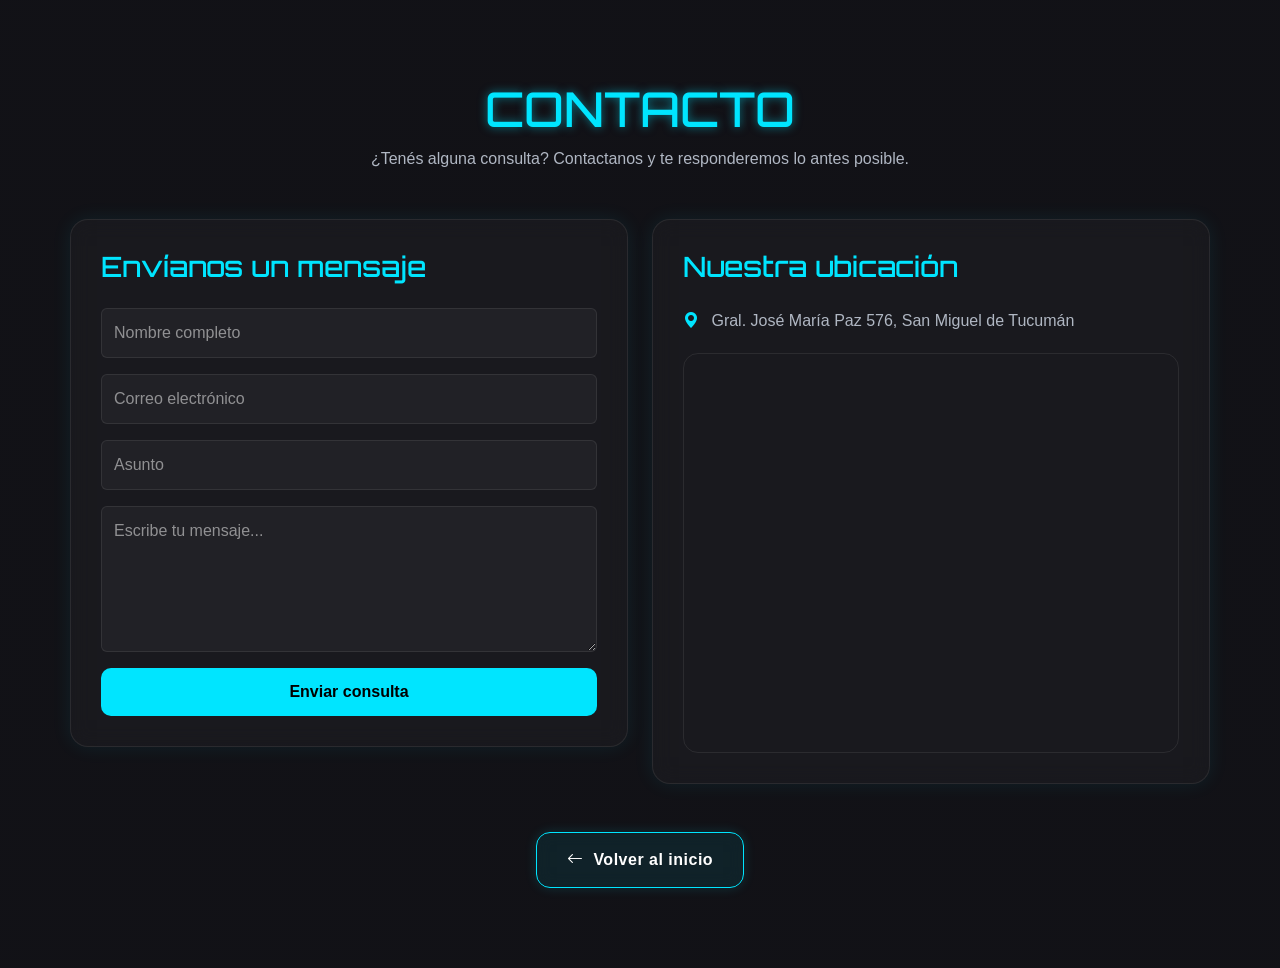
<file: pages/contacto.html>
<!DOCTYPE html>
<html lang="es">
<head>
  <meta charset="UTF-8">
  <meta name="viewport" content="width=device-width, initial-scale=1.0">

  <title>Contacto | RGTeam</title>
  <link
    href="https://cdn.jsdelivr.net/npm/bootstrap@5.3.7/dist/css/bootstrap.min.css"
    rel="stylesheet"
  >
  <link
    rel="stylesheet"
    href="https://cdn.jsdelivr.net/npm/bootstrap-icons@1.11.3/font/bootstrap-icons.min.css"
  >
  <link rel="preconnect" href="https://fonts.googleapis.com">
  <link rel="preconnect" href="https://fonts.gstatic.com" crossorigin>
  <link
    href="https://fonts.googleapis.com/css2?family=Orbitron:wght@400;700;900&display=swap"
    rel="stylesheet"
  >
  <link rel="stylesheet" href="../css/styles.css">
</head>
<body>
  <section class="contacto-section container">
<div class="text-center mb-5">
  <h1 class="titulo-contacto">
    CONTACTO
  </h1>
         <p class="subtitulo-contacto">
            ¿Tenés alguna consulta? Contactanos y te responderemos lo antes posible.
         </p>
          </div>
    <div class="row g-4">
      <div class="col-lg-6">
        <div class="card-contacto">
          <h3 class="mb-4">
            Envíanos un mensaje
          </h3>
          <form>
            <div class="mb-3">
              <input
                type="text"
                class="form-control input-contacto"
                placeholder="Nombre completo"
                required
              >
            </div>
            <div class="mb-3">
              <input
                type="email"
                class="form-control input-contacto"
                placeholder="Correo electrónico"
                required
              >
            </div>
            <div class="mb-3">
              <input
                type="text"
                class="form-control input-contacto"
                placeholder="Asunto"
                required
              >
            </div>
            <div class="mb-3">
              <textarea
                class="form-control input-contacto"
                rows="5"
                placeholder="Escribe tu mensaje..."
                required
              ></textarea>
            </div>
            <button
              type="submit"
              class="btn boton-contacto"
            >
              Enviar consulta
            </button>
          </form>
        </div>
      </div>
      <div class="col-lg-6">
        <div class="card-contacto h-100">
          <h3 class="mb-4">
            Nuestra ubicación
          </h3>
          <p class="direccion-contacto">
            <i class="bi bi-geo-alt-fill"></i>
            Gral. José María Paz 576,
            San Miguel de Tucumán
          </p>
          <div class="mapa-contacto">
            <iframe
              src="https://www.google.com/maps?q=Gral.+José+María+Paz+576,+San+Miguel+de+Tucumán&output=embed"
              width="100%"
              height="100%"
              style="border:0;"
              allowfullscreen=""
              loading="lazy">
            </iframe>
          </div>
        </div>
      </div>
    </div>
     <div class="text-center mt-5 d-flex justify-content-center">
      <a href="../index.html" class="boton-volver">
       <i class="bi bi-arrow-left"></i>
              Volver al inicio
       </a>
</div>
  </section>
  <script
    src="https://cdn.jsdelivr.net/npm/bootstrap@5.3.7/dist/js/bootstrap.bundle.min.js">
  </script>
</body>
</html>
</file>
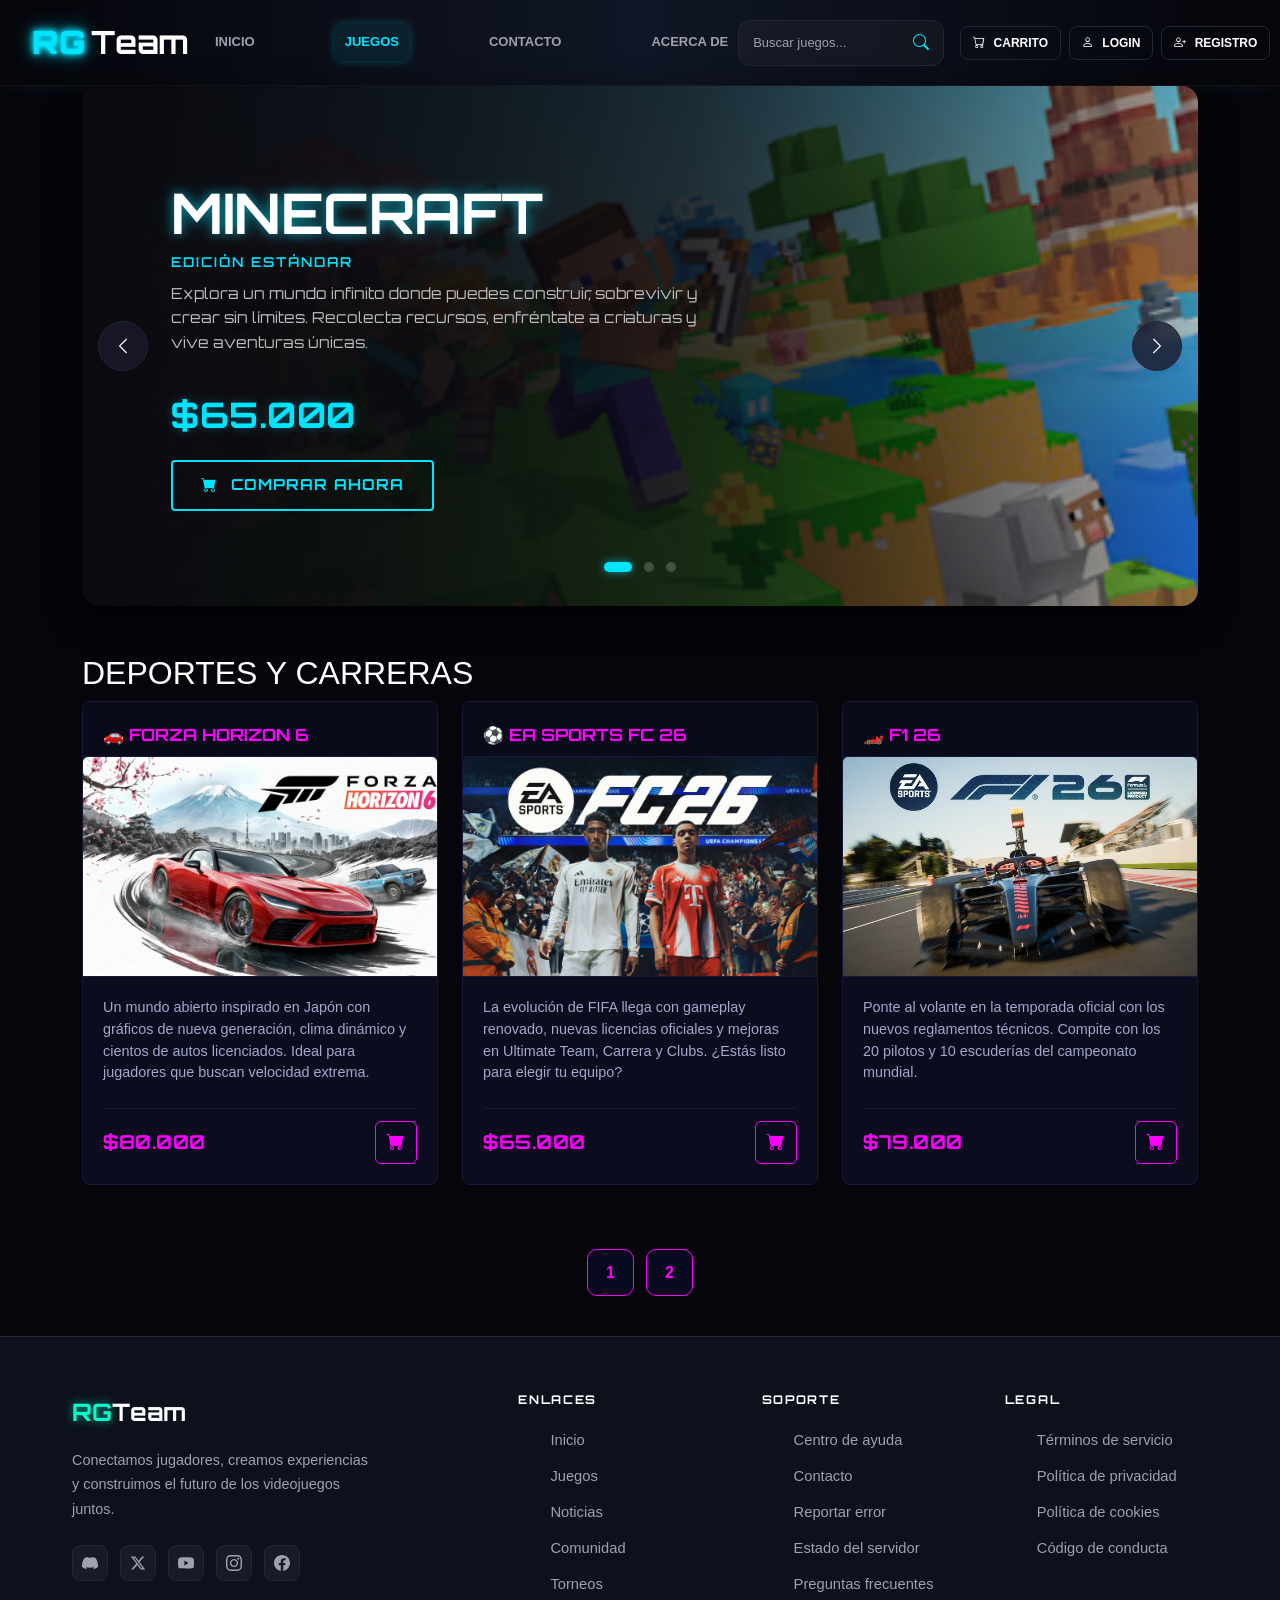
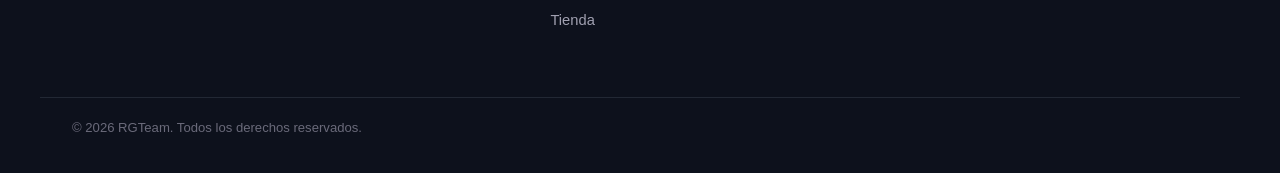
<file: pages/deportes.html>
<!doctype html>
<html lang="es">

<head>
  <meta charset="UTF-8" />
  <meta name="viewport" content="width=device-width, initial-scale=1.0" />
  <link href="https://cdn.jsdelivr.net/npm/bootstrap@5.3.3/dist/css/bootstrap.min.css" rel="stylesheet" />
  <link rel="stylesheet" href="https://cdn.jsdelivr.net/npm/bootstrap-icons@1.11.3/font/bootstrap-icons.min.css" />
  <link rel="stylesheet" href="../css/styles.css" />
  <link rel="stylesheet" href="../css/juegos.css" />
  <link href="https://fonts.googleapis.com/css2?family=Orbitron:wght@600;700;800&display=swap" rel="stylesheet" />
  <title>RGTeam | Deportes</title>
</head>
<body>
  <header id="inicio">
    <nav class="navbar navbar-expand-lg barra-navegacion">
      <div class="container-fluid">
        <a class="navbar-brand logo-rgteam" href="../index.html">
          <span class="logo-rg">RG</span>
          <span class="logo-team">Team</span>
        </a>
        <button class="navbar-toggler" type="button" data-bs-toggle="collapse" data-bs-target="#menuNavbar">
          <span class="navbar-toggler-icon"></span>
        </button>
        <div class="collapse navbar-collapse" id="menuNavbar">
          <ul class="navbar-nav mx-auto">
            <li class="nav-item">
              <a class="nav-link" href="../index.html">INICIO</a>
            </li>
            <li class="nav-item">
              <a class="nav-link active" href="../pages/juegos.html">JUEGOS</a>
            </li>
            <li class="nav-item">
              <a class="nav-link" href="../pages/contacto.html">CONTACTO</a>
            </li>
            <li class="nav-item">
              <a class="nav-link" href="../pages/nosotros.html">ACERCA DE</a>
            </li>
          </ul>
          <form class="d-flex caja-buscador me-3">
            <input class="form-control input-buscador" type="search" placeholder="Buscar juegos..." />
            <button class="btn boton-buscador" type="submit">
              <i class="bi bi-search"></i>
            </button>
          </form>
          <div class="d-flex gap-2 contenedor-botones">
            <button class="btn boton-rg">
              <i class="bi bi-cart"></i> 
              <a href="../pages/carrito.html">CARRITO</a>
            </button>
            <button class="btn boton-rg" data-bs-toggle="modal" data-bs-target="#modalLogin">
              <i class="bi bi-person"></i> LOGIN
            </button>
            <button class="btn boton-rg">
              <i class="bi bi-person-plus"></i>
              <a href="../pages/registro.html">REGISTRO</a>
            </button>
          </div>
        </div>
      </div>
    </nav>
    </header>
    <main>
    <section class="container y-4">
      <div id="carouselExampleCaptions" class="carousel slide custom-carousel">
        <div class="carousel-indicators custom-indicators">
          <button type="button" data-bs-target="#carouselExampleCaptions" data-bs-slide-to="0" class="active"
            aria-current="true" aria-label="Slide 1"></button>
          <button type="button" data-bs-target="#carouselExampleCaptions" data-bs-slide-to="1"
            aria-label="Slide 2"></button>
          <button type="button" data-bs-target="#carouselExampleCaptions" data-bs-slide-to="2"
            aria-label="Slide 3"></button>
        </div>
        <div class="carousel-inner">
          <div class="carousel-item active">
            <div class="carousel-overlay"></div>
            <img src="../assets/img/MINECRAFT 2.avif" class="d-block w-100 carousel-img" alt="Minecraft">
            <div class="carousel-caption text-start custom-caption">
              <h1 class="display-4 fw-bold text-white mb-0">MINECRAFT</h1>
              <h3 class="text-warning h6 fw-semibold mb-3 tracking-wide">EDICIÓN ESTÁNDAR</h3>
              <p class="text-light-gray mb-4">Explora un mundo infinito donde puedes construir, sobrevivir y crear sin
                límites. Recolecta recursos, enfréntate a criaturas y vive aventuras únicas.</p>
              <h4 class="text-white fw-bold mb-4">$65.000</h4>
              <a href="../pages/carrito.html" class="btn btn-purple btn-lg fw-bold px-4 py-2 d-inline-block">
              <i class="bi bi-cart-fill me-2"></i> COMPRAR AHORA
              </a>
            </div>
          </div>
          <div class="carousel-item">
            <div class="carousel-overlay"></div>
            <img src="../assets/img/elden ring.webp" class="d-block w-100 carousel-img" alt="Elden Ring">
            <div class="carousel-caption text-start custom-caption">
              <h1 class="display-4 fw-bold text-white mb-0">ELDEN RING</h1>
              <h3 class="text-warning h6 fw-semibold mb-3 tracking-wide">SHADOW OF THE ERDTREE</h3>
              <p class="text-light-gray mb-4">Adéntrate en un mundo oscuro lleno de misterios y enemigos legendarios.
                Explora tierras épicas mientras mejoras tus habilidades y equipamiento.</p>
              <h4 class="text-white fw-bold mb-4">$78.000</h4>
            <a href="../pages/carrito.html" class="btn btn-purple btn-lg fw-bold px-4 py-2 d-inline-block">
            <i class="bi bi-cart-fill me-2"></i> COMPRAR AHORA
           </a>
            </div>
          </div>
          <div class="carousel-item">
            <div class="carousel-overlay"></div>
            <img src="../assets/img/lego batman.jpeg" class="d-block w-100 carousel-img" alt="Lego Batman">
            <div class="carousel-caption text-start custom-caption">
              <h1 class="display-4 fw-bold text-white mb-0">LEGO BATMAN</h1>
              <h3 class="text-warning h6 fw-semibold mb-3 tracking-wide">THE VIDEOGAME</h3>
              <p class="text-light-gray mb-4">Únete a Batman y sus aliados en una divertida aventura llena de acción y
                humor. Combate villanos clásicos de Gotham utilizando habilidades y vehículos únicos.</p>
              <h4 class="text-white fw-bold mb-4">$67.000</h4>
           <a href="../pages/carrito.html" class="btn btn-purple btn-lg fw-bold px-4 py-2 d-inline-block">
            <i class="bi bi-cart-fill me-2"></i> COMPRAR AHORA
           </a>
          </div>
        </div>
        <button class="carousel-control-prev" type="button" data-bs-target="#carouselExampleCaptions"
          data-bs-slide="prev">
          <span class="carousel-control-prev-icon" aria-hidden="true"></span>
          <span class="visually-hidden">Previous</span>
        </button>
        <button class="carousel-control-next" type="button" data-bs-target="#carouselExampleCaptions"
          data-bs-slide="next">
          <span class="carousel-control-next-icon" aria-hidden="true"></span>
          <span class="visually-hidden">Next</span>
        </button>
      </div>
    </section>
    <div class="modal fade" id="modalCompra" tabindex="-1" aria-labelledby="modalCompraLabel" aria-hidden="true">
      <div class="modal-dialog modal-dialog-centered modal-lg">
        <div class="modal-content modal-login-rg">
          <div class="row g-0 position-relative">
            <button type="button" class="btn-close btn-close-white position-absolute top-0 end-0 m-3"
              data-bs-dismiss="modal" aria-label="Close" style="z-index: 10;"></button>
            <div class="col-md-6 d-none d-md-block">
              <div class="imagen-login"></div>
            </div>
            <div class="col-md-6">
              <div class="contenido-login">
                <h2 class="titulo-login" id="modalCompraLabel">Finalizar Compra</h2>
                <form action="#" method="POST">
                  <div class="mb-3">
                    <label for="nombre" class="form-label">Nombre y Apellido</label>
                    <input type="text" class="form-control input-login" id="nombre" placeholder="Ej. Juan Perez" required>
                  </div>
                  <div class="mb-3">
                    <label for="apellido" class="form-label">Numero de tarjeta de crédito</label>
                    <input type="text" class="form-control input-login" id="apellido" placeholder="Ej: 4440 4800 XXXX XXXX" required>
                  </div>
                  <div class="mb-3">
                    <label for="email" class="form-label">Gmail / Correo Electrónico</label>
                    <input type="email" class="form-control input-login" id="email" placeholder="tuusuario@gmail.com"
                      required>
                  </div>
                  <div class="mt-4">
                    <button type="submit" class="btn boton-login-w100">
                      Confirmar Pago
                    </button>
                  </div>
                </form>
              </div>
            </div>
          </div>
        </div>
      </div>
    </div>
  <div class="modal fade" id="modalLogin" tabindex="-1" aria-hidden="true">
    <div class="modal-dialog modal-dialog-centered modal-lg">
      <div class="modal-content modal-login-rg">
        <div class="row g-0">
          <div class="col-md-6 d-none d-md-block">
            <div class="imagen-login"></div>
          </div>
          <div class="col-md-6">
            <div class="contenido-login">
              <h2 class="titulo-login">Bienvenido</h2>
              <form action="./pages/error404.html">
                <div class="mb-3">
                  <input type="email" class="form-control input-login" placeholder="Correo electrónico" required>
                </div>
                <div class="mb-3">
                  <input type="password" class="form-control input-login" placeholder="Contraseña" required>
                </div>
                <div class="text-end mb-3">
                  <a href="./pages/error404.html" class="link-login">
                    ¿Olvidaste tu contraseña?
                  </a>
                </div>
                <button type="submit" class="btn boton-login-w100">
                  Ingresar
                </button>
              </form>
              <div class="separador-login">
                <span>O continuar con</span>
              </div>
              <div class="d-flex gap-2 mt-3">
                <a href="./pages/error404.html" class="btn boton-social w-100">
                  <i class="bi bi-google"></i> Google
                </a>
                <a href="./pages/error404.html" class="btn boton-social w-100">
                  <i class="bi bi-facebook"></i> Facebook
                </a>
              </div>
            </div>
          </div>
        </div>
      </div>
    </div>
  </div>
<div class="container my-5"> 
    <h2 class="categoria-titulo mt-5">DEPORTES Y CARRERAS</h2>
    <div class="row mb-4">
    <div class="col-md-4 mb-3">
      <div class="card custom-game-card h-100">
        <div class="game-card-header">🚗 FORZA HORIZON 6</div>
        <img src="../assets/img/forza horizon.jpg" class="card-img-top" alt="Forza Horizon 6">
        <div class="card-body">
          <p class="card-text">Un mundo abierto inspirado en Japón con gráficos de nueva generación, clima dinámico y cientos de autos licenciados. Ideal para jugadores que buscan velocidad extrema.</p>
          <div class="game-card-footer">
            <span class="game-card-price">$80.000</span>
            <button class="btn-game-cart" data-bs-toggle="modal" data-bs-target="#modalCompra">
              <i class="bi bi-cart-fill"></i>
            </button>
          </div>
        </div>
      </div>
    </div>
        <div class="col-md-4 mb-3">
      <div class="card custom-game-card h-100">
        <div class="game-card-header">⚽ EA SPORTS FC 26</div>
        <img src="../assets/img/fifa 2026.jpg" class="card-img-top" alt="EA Sports FC 26">
        <div class="card-body">
          <p class="card-text">La evolución de FIFA llega con gameplay renovado, nuevas licencias oficiales y mejoras en Ultimate Team, Carrera y Clubs. ¿Estás listo para elegir tu equipo?</p>
          <div class="game-card-footer">
            <span class="game-card-price">$65.000</span>
            <button class="btn-game-cart" data-bs-toggle="modal" data-bs-target="#modalCompra">
              <i class="bi bi-cart-fill"></i>
            </button>
          </div>
        </div>
      </div>
    </div>
    <div class="col-md-4 mb-3">
      <div class="card custom-game-card h-100">
        <div class="game-card-header">🏎️ F1 26</div>
        <img src="../assets/img/f1 26.jpg" class="card-img-top" alt="F1 26">
        <div class="card-body">
          <p class="card-text">Ponte al volante en la temporada oficial con los nuevos reglamentos técnicos. Compite con los 20 pilotos y 10 escuderías del campeonato mundial.</p>
          <div class="game-card-footer">
            <span class="game-card-price">$79.000</span>
            <button class="btn-game-cart" data-bs-toggle="modal" data-bs-target="#modalCompra">
              <i class="bi bi-cart-fill"></i>
            </button>
          </div>
        </div>
      </div>
    </div>
  </div>
</div>
<div class="modal fade" id="modalCompra" tabindex="-1" aria-labelledby="modalCompraLabel" aria-hidden="true">
  <div class="modal-dialog modal-dialog-centered modal-lg">
    <div class="modal-content modal-login-rg">
      <div class="row g-0 position-relative">
        <button type="button" class="btn-close btn-close-white position-absolute top-0 end-0 m-3" data-bs-dismiss="modal" aria-label="Close" style="z-index: 10;"></button>
        <div class="col-md-6 d-none d-md-block">
          <div class="imagen-login"></div>
        </div>
        <div class="col-md-6">
          <div class="contenido-login">
            <h2 class="titulo-login" id="modalCompraLabel">Finalizar Compra</h2>
            <form action="#" method="POST">
              <div class="mb-3">
                <label for="nombre" class="form-label">Nombre</label>
                <input type="text" class="form-control input-login" id="nombre" placeholder="Ej. Juan" required>
              </div>
              <div class="mb-3">
                <label for="apellido" class="form-label">Apellido</label>
                <input type="text" class="form-control input-login" id="apellido" placeholder="Ej. Pérez" required>
              </div>
              <div class="mb-3">
                <label for="email" class="form-label">Gmail / Correo Electrónico</label>
                <input type="email" class="form-control input-login" id="email" placeholder="tuusuario@gmail.com" required>
              </div>
              <div class="mt-4">
                <button type="submit" class="btn boton-login-w100">Confirmar Pago</button>
              </div>
            </form>
          </div>
        </div>
      </div>
    </div>
  </div>
</div>
<div class="modal fade" id="modalLogin" tabindex="-1" aria-hidden="true">
  <div class="modal-dialog modal-dialog-centered modal-lg">
    <div class="modal-content modal-login-rg">
      </div>
  </div>
</div>
<div class="pagination-custom">
  <a href="./juegos.html" class="page-link active">
    1
  </a>
  <a href="./deportes.html" class="page-link">
    2
  </a>
</div>
</main>
<footer class="footer">
  <div class="footer__inner">
    <div class="footer__brand">
      <div class="footer__logo">
        <span class="footer__logo--rg">RG</span><span class="footer__logo--team">Team</span>
      </div>
      <p class="footer__tagline">
        Conectamos jugadores, creamos experiencias<br />
        y construimos el futuro de los videojuegos<br />
        juntos.
      </p>
      <div class="footer__socials">
        <a href="https://discord.com/" class="footer__social" aria-label="Discord">
          <svg viewBox="0 0 24 24" fill="currentColor">
            <path
              d="M20.317 4.37a19.791 19.791 0 0 0-4.885-1.515.074.074 0 0 0-.079.037c-.21.375-.444.864-.608 1.25a18.27 18.27 0 0 0-5.487 0 12.64 12.64 0 0 0-.617-1.25.077.077 0 0 0-.079-.037A19.736 19.736 0 0 0 3.677 4.37a.07.07 0 0 0-.032.027C.533 9.046-.32 13.58.099 18.057a.082.082 0 0 0 .031.057 19.9 19.9 0 0 0 5.993 3.03.078.078 0 0 0 .084-.028 14.09 14.09 0 0 0 1.226-1.994.076.076 0 0 0-.041-.106 13.107 13.107 0 0 1-1.872-.892.077.077 0 0 1-.008-.128 10.2 10.2 0 0 0 .372-.292.074.074 0 0 1 .077-.01c3.928 1.793 8.18 1.793 12.062 0a.074.074 0 0 1 .078.01c.12.098.246.198.373.292a.077.077 0 0 1-.006.127 12.299 12.299 0 0 1-1.873.892.077.077 0 0 0-.041.107c.36.698.772 1.362 1.225 1.993a.076.076 0 0 0 .084.028 19.839 19.839 0 0 0 6.002-3.03.077.077 0 0 0 .032-.054c.5-5.177-.838-9.674-3.549-13.66a.061.061 0 0 0-.031-.03z" />
          </svg>
        </a>
        <a href="https://x.com/rollingcodeok?s=11&t=oU6vVqAjr9Di2izyBMBLxA" class="footer__social" aria-label="Twitter/X">
          <svg viewBox="0 0 24 24" fill="currentColor">
            <path
              d="M18.244 2.25h3.308l-7.227 8.26 8.502 11.24H16.17l-5.214-6.817L4.99 21.75H1.68l7.73-8.835L1.254 2.25H8.08l4.713 6.231zm-1.161 17.52h1.833L7.084 4.126H5.117z" />
          </svg>
        </a>
        <a href="https://www.youtube.com/@rollingcode7175" class="footer__social" aria-label="YouTube">
          <svg viewBox="0 0 24 24" fill="currentColor">
            <path
              d="M23.498 6.186a3.016 3.016 0 0 0-2.122-2.136C19.505 3.545 12 3.545 12 3.545s-7.505 0-9.377.505A3.017 3.017 0 0 0 .502 6.186C0 8.07 0 12 0 12s0 3.93.502 5.814a3.016 3.016 0 0 0 2.122 2.136c1.871.505 9.376.505 9.376.505s7.505 0 9.377-.505a3.015 3.015 0 0 0 2.122-2.136C24 15.93 24 12 24 12s0-3.93-.502-5.814zM9.545 15.568V8.432L15.818 12l-6.273 3.568z" />
          </svg>
        </a>
        <a href="https://www.instagram.com/rollingcodeschool" class="footer__social" aria-label="Instagram">
          <svg viewBox="0 0 24 24" fill="currentColor">
            <path
              d="M12 2.163c3.204 0 3.584.012 4.85.07 3.252.148 4.771 1.691 4.919 4.919.058 1.265.069 1.645.069 4.849 0 3.205-.012 3.584-.069 4.849-.149 3.225-1.664 4.771-4.919 4.919-1.266.058-1.644.07-4.85.07-3.204 0-3.584-.012-4.849-.07-3.26-.149-4.771-1.699-4.919-4.92-.058-1.265-.07-1.644-.07-4.849 0-3.204.013-3.583.07-4.849.149-3.227 1.664-4.771 4.919-4.919 1.266-.057 1.645-.069 4.849-.069zm0-2.163c-3.259 0-3.667.014-4.947.072-4.358.2-6.78 2.618-6.98 6.98-.059 1.281-.073 1.689-.073 4.948 0 3.259.014 3.668.072 4.948.2 4.358 2.618 6.78 6.98 6.98 1.281.058 1.689.072 4.948.072 3.259 0 3.668-.014 4.948-.072 4.354-.2 6.782-2.618 6.979-6.98.059-1.28.073-1.689.073-4.948 0-3.259-.014-3.667-.072-4.947-.196-4.354-2.617-6.78-6.979-6.98-1.281-.059-1.69-.073-4.949-.073zm0 5.838c-3.403 0-6.162 2.759-6.162 6.162s2.759 6.163 6.162 6.163 6.162-2.759 6.162-6.163c0-3.403-2.759-6.162-6.162-6.162zm0 10.162c-2.209 0-4-1.79-4-4 0-2.209 1.791-4 4-4s4 1.791 4 4c0 2.21-1.791 4-4 4zm6.406-11.845c-.796 0-1.441.645-1.441 1.44s.645 1.44 1.441 1.44c.795 0 1.439-.645 1.439-1.44s-.644-1.44-1.439-1.44z" />
          </svg>
        </a>
        <a href="https://www.Facebook.com/rollingcodeschool" class="footer__social" aria-label="Facebook">
          <svg viewBox="0 0 24 24" fill="currentColor">
            <path
              d="M24 12.073c0-6.627-5.373-12-12-12s-12 5.373-12 12c0 5.99 4.388 10.954 10.125 11.854v-8.385H7.078v-3.47h3.047V9.43c0-3.007 1.792-4.669 4.533-4.669 1.312 0 2.686.235 2.686.235v2.953H15.83c-1.491 0-1.956.925-1.956 1.874v2.25h3.328l-.532 3.47h-2.796v8.385C19.612 23.027 24 18.062 24 12.073z" />
          </svg>
        </a>
      </div>
    </div>
    <div class="footer__col">
      <h4 class="footer__col-title">ENLACES</h4>
      <ul class="footer__list">
        <li><a href="../index.html">Inicio</a></li>
        <li><a href="../index.html#Juegos">Juegos</a></li>
        <li><a href="../index.html#Noticias">Noticias</a></li>
        <li><a href="../pages/error404.html">Comunidad</a></li>
        <li><a href="../pages/error404.html">Torneos</a></li>
        <li><a href="../pages/juegos.html">Tienda</a></li>
      </ul>
    </div>
    <div class="footer__col">
      <h4 class="footer__col-title">SOPORTE</h4>
      <ul class="footer__list">
        <li><a href="../pages/error404.html">Centro de ayuda</a></li>
        <li><a href="../pages/contacto.html">Contacto</a></li>
        <li><a href="../pages/error404.html">Reportar error</a></li>
        <li><a href="../pages/error404.html">Estado del servidor</a></li>
        <li><a href="../pages/error404.html">Preguntas frecuentes</a></li>
      </ul>
    </div>
    <div class="footer__col">
      <h4 class="footer__col-title">LEGAL</h4>
      <ul class="footer__list">
        <li><a href="../pages/error404.html">Términos de servicio</a></li>
        <li><a href="../pages/error404.html">Política de privacidad</a></li>
        <li><a href="../pages/error404.html">Política de cookies</a></li>
        <li><a href="../pages/error404.html">Código de conducta</a></li>
      </ul>
    </div>
  </div>
  <div class="footer__bottom">
    <p class="footer__copy">
      © 2026 RGTeam. Todos los derechos reservados.
    </p>
  </div>
</footer>
<script src="https://cdn.jsdelivr.net/npm/bootstrap@5.3.3/dist/js/bootstrap.bundle.min.js"></script>
</body>
</html>
</file>
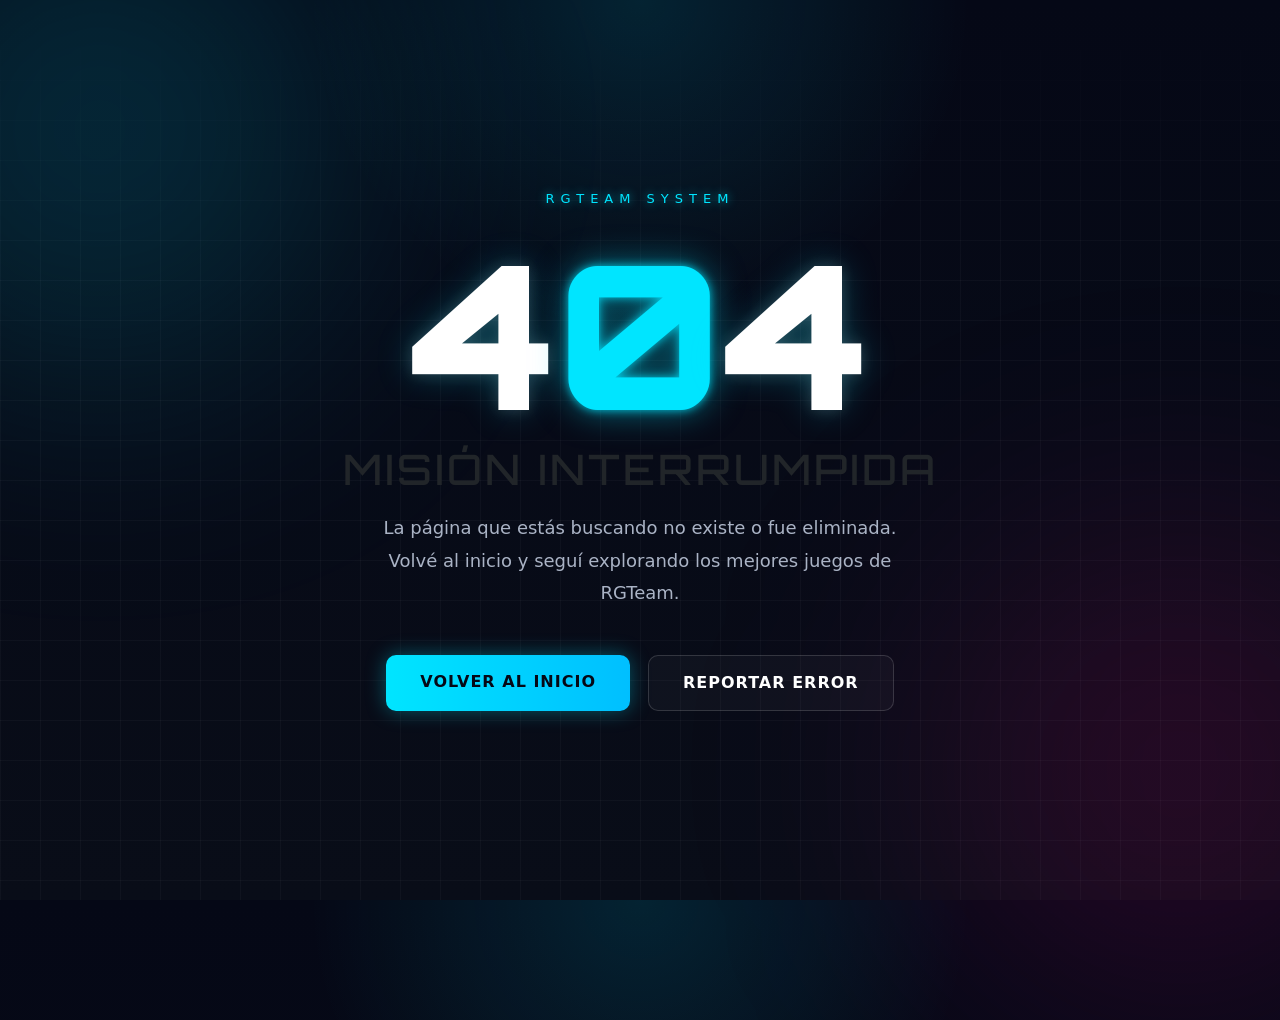
<file: pages/error404.html>
<!DOCTYPE html>
<html lang="es">
<head>
  <meta charset="UTF-8">
  <meta name="viewport" content="width=device-width, initial-scale=1.0">
  <title>RGTeam - Error 404</title>
  <link rel="stylesheet" href="../css/error404.css">
  <link
  href="https://cdn.jsdelivr.net/npm/bootstrap@5.3.7/dist/css/bootstrap.min.css"
  rel="stylesheet"
/>
  <link href="https://fonts.googleapis.com/css2?family=Orbitron:wght@500;700;900&family=Rajdhani:wght@400;600;700&display=swap" rel="stylesheet">
</head>
<body>
  <div class="grid"></div>
  <div class="glow glow-left"></div>
  <div class="glow glow-right"></div>
  <section class="error-container">
    <div class="error-content">
      <p class="mini-text">RGTEAM SYSTEM</p>
      <h1 class="error-code">
        4<span>0</span>4
      </h1>
      <h2 class="title">
        MISIÓN INTERRUMPIDA
      </h2>
      <p class="description">
      La página que estás buscando no existe o fue eliminada. Volvé al inicio y seguí explorando los mejores juegos de RGTeam.
      </p>
      <div class="buttons">
        <a href="../index.html" class="btn-main">
          VOLVER AL INICIO
        </a>
      <button
        class="btn-outline"
        data-bs-toggle="modal"
        data-bs-target="#modalError"
        >
         REPORTAR ERROR
      </button>
      </div>
    </div>
  </section>
<div
  class="modal fade"
  id="modalError"
  tabindex="-1"
  aria-hidden="true"
>
  <div class="modal-dialog modal-dialog-centered">
    <div class="modal-content modal-rg">
      <div class="modal-header border-0">
        <h5 class="modal-title titulo-modal">
          Reportar error
        </h5>
        <button
          type="button"
          class="btn-close btn-close-white"
          data-bs-dismiss="modal"
        ></button>
      </div>
      <div class="modal-body">
        <form>
          <div class="mb-3">
            <input
              type="text"
              class="form-control input-modal"
              placeholder="Tu nombre"
            >
          </div>
          <div class="mb-3">
            <input
              type="email"
              class="form-control input-modal"
              placeholder="Tu correo"
            >
          </div>
          <div class="mb-3">
            <textarea
              class="form-control input-modal"
              rows="4"
              placeholder="Describe el error..."
            ></textarea>
          </div>
          <button
            type="submit"
            class="btn-enviar-modal"
          >
            Enviar reporte
          </button>
        </form>
      </div>
    </div>
  </div>
</div>
<script src="https://cdn.jsdelivr.net/npm/bootstrap@5.3.7/dist/js/bootstrap.bundle.min.js"></script>
</body>
</html>
</file>
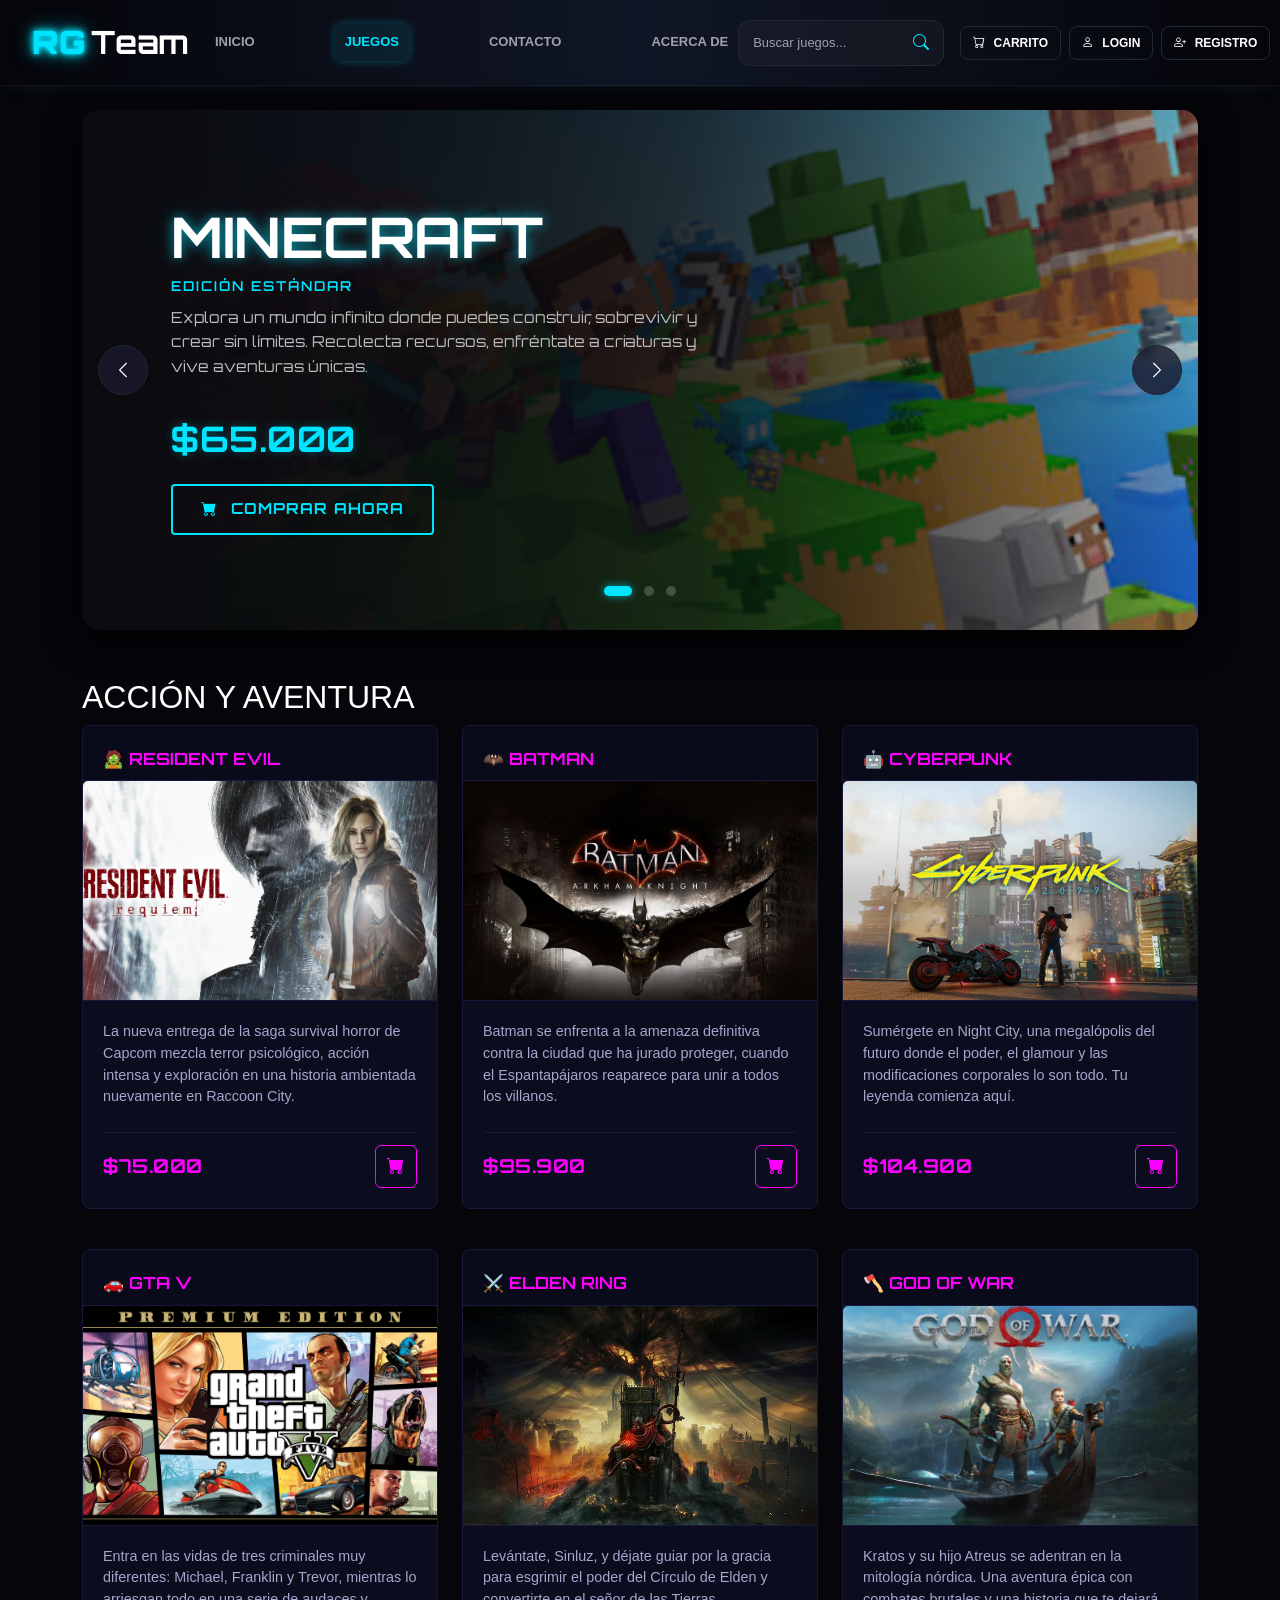
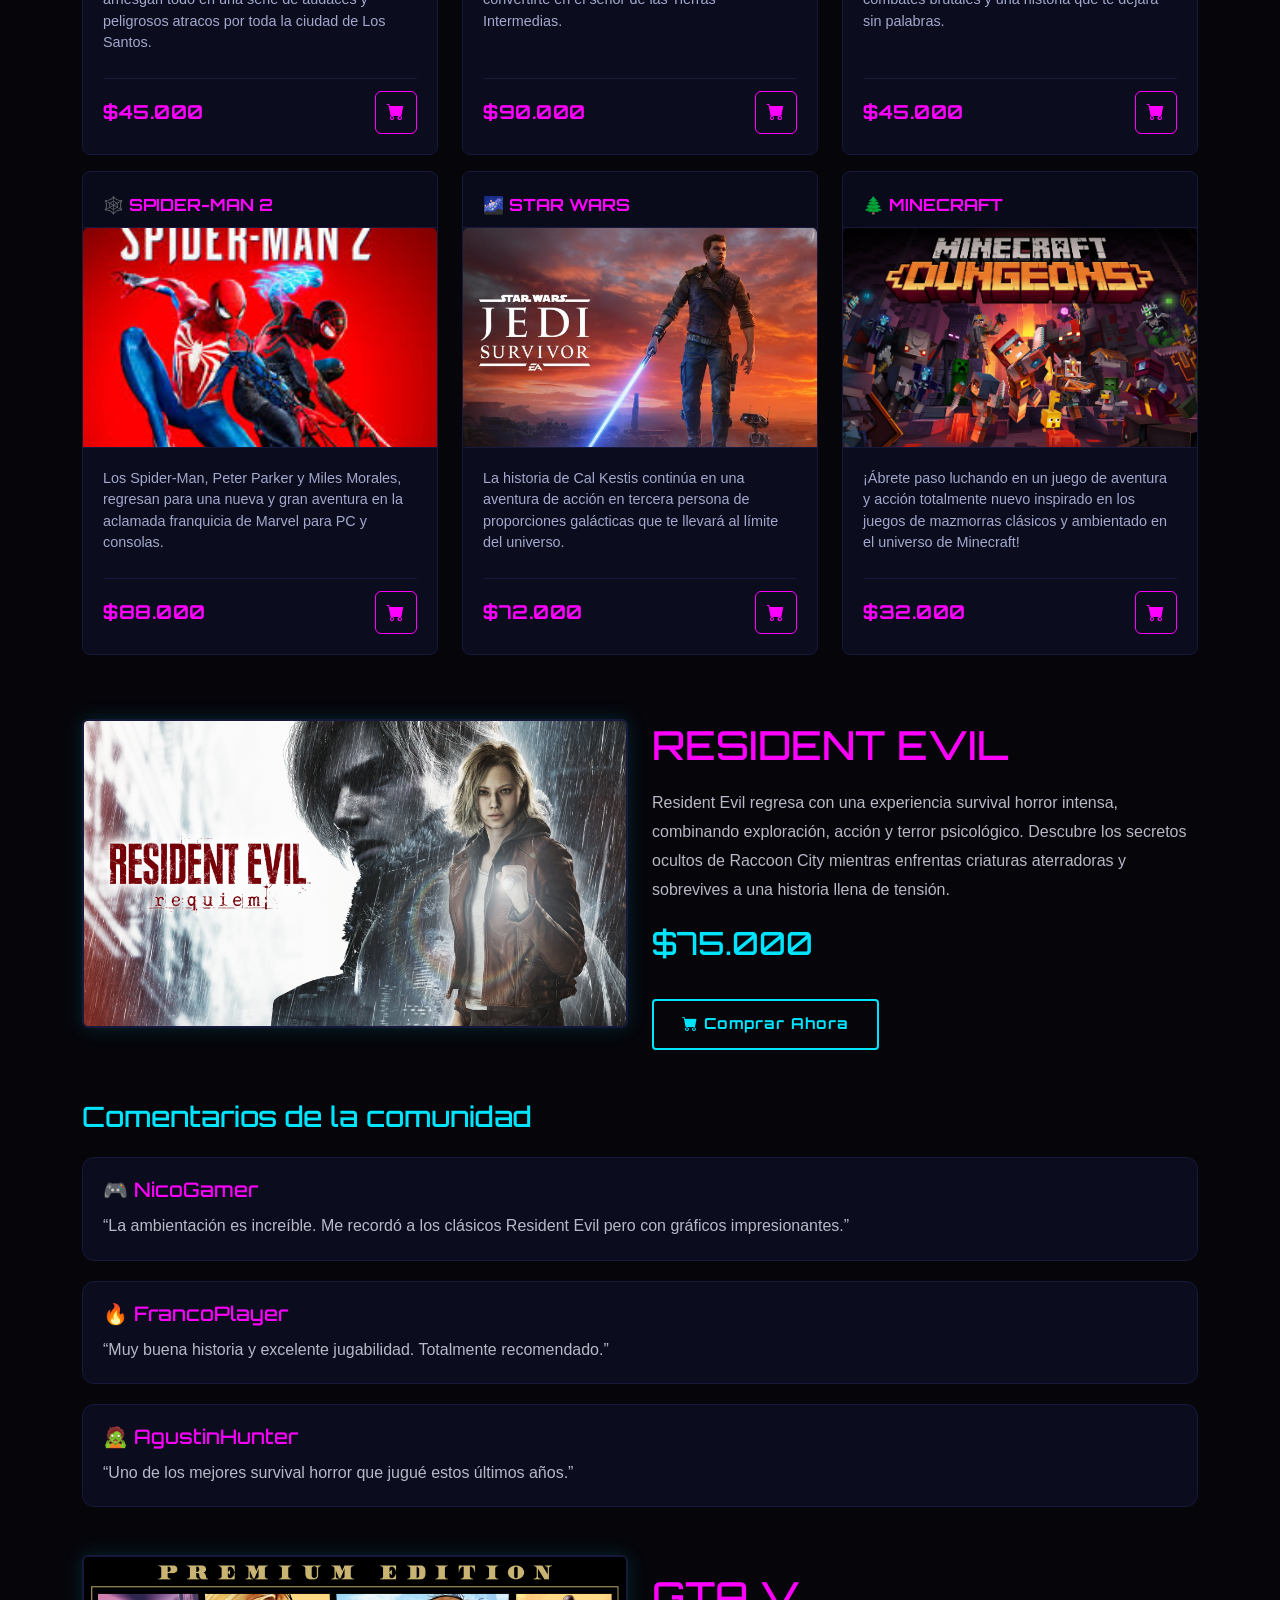
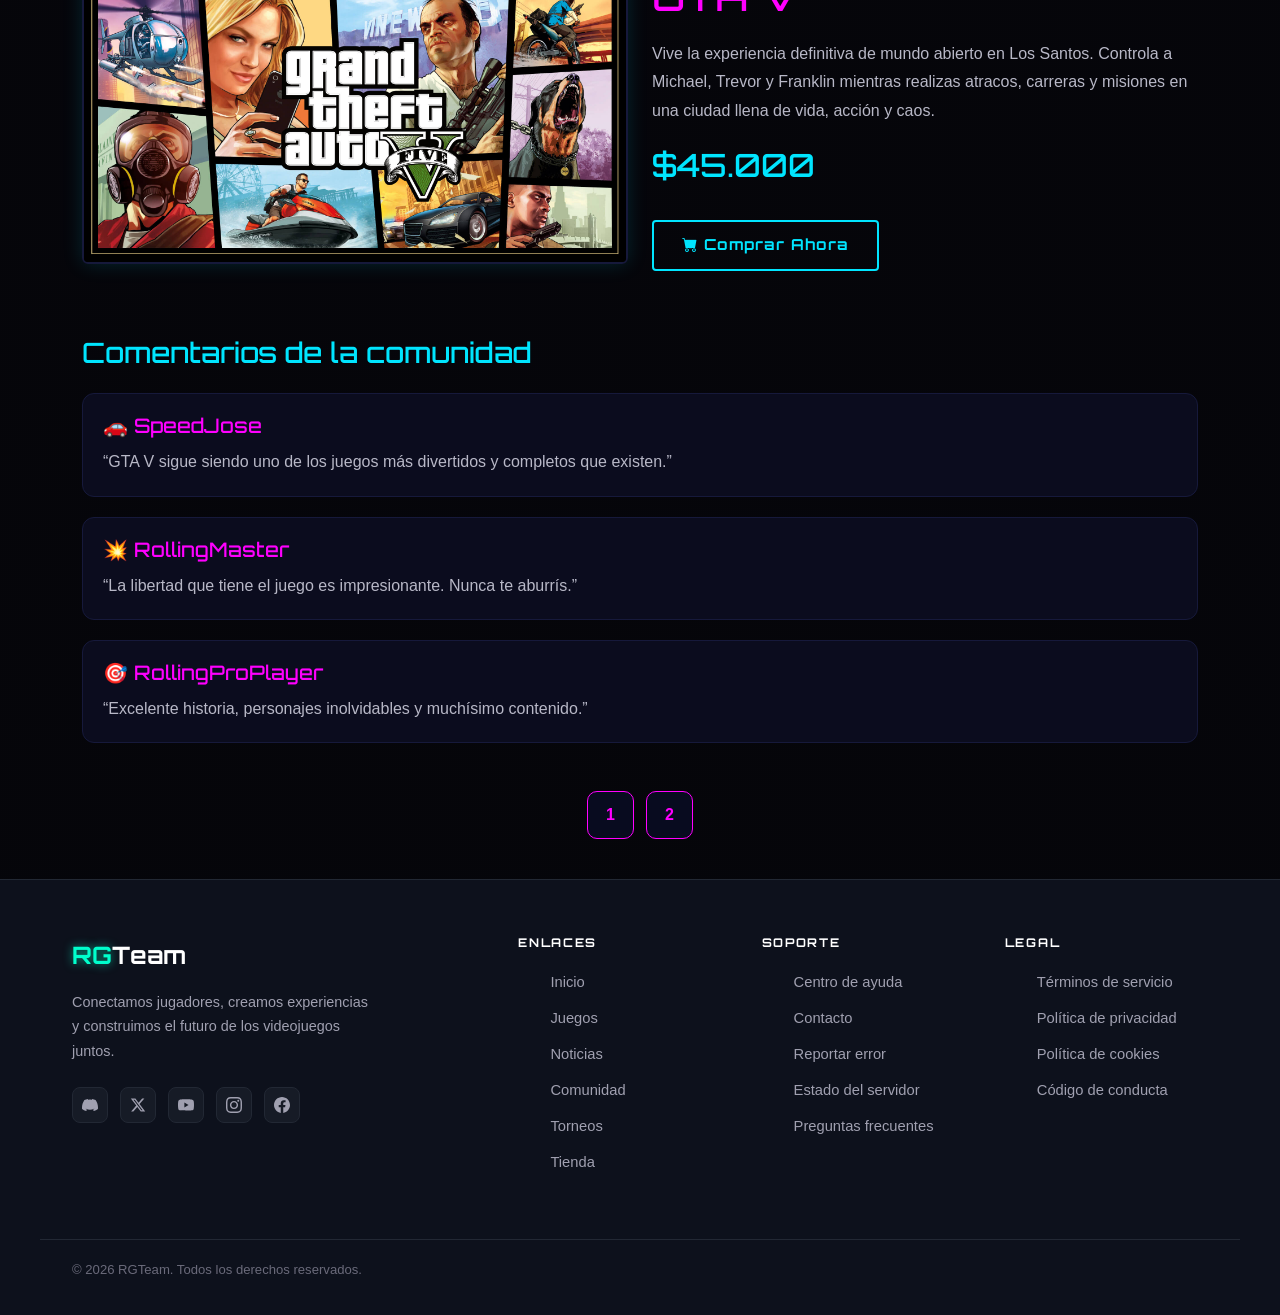
<file: pages/juegos.html>
<!doctype html>
<html lang="es">
<head>
  <meta charset="UTF-8" />
  <meta name="viewport" content="width=device-width, initial-scale=1.0" />
  <link href="https://cdn.jsdelivr.net/npm/bootstrap@5.3.3/dist/css/bootstrap.min.css" rel="stylesheet" />
  <!-- Bootstrap Icons -->
  <link rel="stylesheet" href="https://cdn.jsdelivr.net/npm/bootstrap-icons@1.11.3/font/bootstrap-icons.min.css" />
  <!-- CSS -->
  <link rel="stylesheet" href="../css/styles.css" />
  <link rel="stylesheet" href="../css/juegos.css" />
  <link href="https://fonts.googleapis.com/css2?family=Orbitron:wght@600;700;800&display=swap" rel="stylesheet" />
  <title>RGTeam</title>
</head>
<body>
  <header id="inicio">
    <nav class="navbar navbar-expand-lg barra-navegacion">
      <div class="container-fluid">
        <a class="navbar-brand logo-rgteam" href="../index.html">
          <span class="logo-rg">RG</span>
          <span class="logo-team">Team</span>
        </a>
        <button class="navbar-toggler" type="button" data-bs-toggle="collapse" data-bs-target="#menuNavbar">
          <span class="navbar-toggler-icon"></span>
        </button>
        <div class="collapse navbar-collapse" id="menuNavbar">
          <ul class="navbar-nav mx-auto">
            <li class="nav-item">
              <a class="nav-link" href="../index.html">INICIO</a>
            </li>
            <li class="nav-item">
              <a class="nav-link active" href="../pages/juegos.html">JUEGOS</a>
            </li>
            <li class="nav-item">
              <a class="nav-link" href="../pages/contacto.html">CONTACTO</a>
            </li>
            <li class="nav-item">
              <a class="nav-link" href="../pages/nosotros.html">ACERCA DE</a>
            </li>
          </ul>
          <form class="d-flex caja-buscador me-3">
            <input class="form-control input-buscador" type="search" placeholder="Buscar juegos..." />
            <button class="btn boton-buscador" type="submit">
              <i class="bi bi-search"></i>
            </button>
          </form>
          <div class="d-flex gap-2 contenedor-botones">
            <button class="btn boton-rg">
              <i class="bi bi-cart"></i> 
              <a href="../pages/carrito.html">CARRITO</a>
            </button>
            <button class="btn boton-rg" data-bs-toggle="modal" data-bs-target="#modalLogin">
              <i class="bi bi-person"></i> LOGIN
            </button>
            <button class="btn boton-rg">
              <i class="bi bi-person-plus"></i>
              <a href="../pages/registro.html">REGISTRO</a>
            </button>
          </div>
        </div>
      </div>
    </nav>
    </header>
    <main>
    <section class="container my-4">
      <div id="carouselExampleCaptions" class="carousel slide custom-carousel">
        <div class="carousel-indicators custom-indicators">
          <button type="button" data-bs-target="#carouselExampleCaptions" data-bs-slide-to="0" class="active"
            aria-current="true" aria-label="Slide 1"></button>
          <button type="button" data-bs-target="#carouselExampleCaptions" data-bs-slide-to="1"
            aria-label="Slide 2"></button>
          <button type="button" data-bs-target="#carouselExampleCaptions" data-bs-slide-to="2"
            aria-label="Slide 3"></button>
        </div>
        <div class="carousel-inner">
          <div class="carousel-item active">
            <div class="carousel-overlay"></div>
            <img src="../assets/img/MINECRAFT 2.avif" class="d-block w-100 carousel-img" alt="Minecraft">
            <div class="carousel-caption text-start custom-caption">
              <h1 class="display-4 fw-bold text-white mb-0">MINECRAFT</h1>
              <h3 class="text-warning h6 fw-semibold mb-3 tracking-wide">EDICIÓN ESTÁNDAR</h3>
              <p class="text-light-gray mb-4">Explora un mundo infinito donde puedes construir, sobrevivir y crear sin
                límites. Recolecta recursos, enfréntate a criaturas y vive aventuras únicas.</p>
              <h4 class="text-white fw-bold mb-4">$65.000</h4>
              <a href="../pages/carrito.html" class="btn btn-purple btn-lg fw-bold px-4 py-2 d-inline-block">
              <i class="bi bi-cart-fill me-2"></i> COMPRAR AHORA
              </a>
            </div>
          </div>
          <div class="carousel-item">
            <div class="carousel-overlay"></div>
            <img src="../assets/img/elden ring.webp" class="d-block w-100 carousel-img" alt="Elden Ring">
            <div class="carousel-caption text-start custom-caption">
              <h1 class="display-4 fw-bold text-white mb-0">ELDEN RING</h1>
              <h3 class="text-warning h6 fw-semibold mb-3 tracking-wide">SHADOW OF THE ERDTREE</h3>
              <p class="text-light-gray mb-4">Adéntrate en un mundo oscuro lleno de misterios y enemigos legendarios.
                Explora tierras épicas mientras mejoras tus habilidades y equipamiento.</p>
              <h4 class="text-white fw-bold mb-4">$78.000</h4>
            <a href="../pages/carrito.html" class="btn btn-purple btn-lg fw-bold px-4 py-2 d-inline-block">
            <i class="bi bi-cart-fill me-2"></i> COMPRAR AHORA
           </a>
            </div>
          </div>
          <div class="carousel-item">
            <div class="carousel-overlay"></div>
            <img src="../assets/img/lego batman.jpeg" class="d-block w-100 carousel-img" alt="Lego Batman">
            <div class="carousel-caption text-start custom-caption">
              <h1 class="display-4 fw-bold text-white mb-0">LEGO BATMAN</h1>
              <h3 class="text-warning h6 fw-semibold mb-3 tracking-wide">THE VIDEOGAME</h3>
              <p class="text-light-gray mb-4">Únete a Batman y sus aliados en una divertida aventura llena de acción y
                humor. Combate villanos clásicos de Gotham utilizando habilidades y vehículos únicos.</p>
              <h4 class="text-white fw-bold mb-4">$67.000</h4>
           <a href="../pages/carrito.html" class="btn btn-purple btn-lg fw-bold px-4 py-2 d-inline-block">
            <i class="bi bi-cart-fill me-2"></i> COMPRAR AHORA
           </a>
          </div>
        </div>
        <button class="carousel-control-prev" type="button" data-bs-target="#carouselExampleCaptions"
          data-bs-slide="prev">
          <span class="carousel-control-prev-icon" aria-hidden="true"></span>
          <span class="visually-hidden">Previous</span>
        </button>
        <button class="carousel-control-next" type="button" data-bs-target="#carouselExampleCaptions"
          data-bs-slide="next">
          <span class="carousel-control-next-icon" aria-hidden="true"></span>
          <span class="visually-hidden">Next</span>
        </button>
      </div>
    </section>
    <div class="modal fade" id="modalCompra" tabindex="-1" aria-labelledby="modalCompraLabel" aria-hidden="true">
      <div class="modal-dialog modal-dialog-centered modal-lg">
        <div class="modal-content modal-login-rg">
          <div class="row g-0 position-relative">
            <button type="button" class="btn-close btn-close-white position-absolute top-0 end-0 m-3"
              data-bs-dismiss="modal" aria-label="Close" style="z-index: 10;"></button>
            <div class="col-md-6 d-none d-md-block">
              <div class="imagen-login"></div>
            </div>
            <div class="col-md-6">
              <div class="contenido-login">
                <h2 class="titulo-login" id="modalCompraLabel">Finalizar Compra</h2>
                <form action="#" method="POST">
                  <div class="mb-3">
                    <label for="nombre" class="form-label">Nombre y Apellido</label>
                    <input type="text" class="form-control input-login" id="nombre" placeholder="Ej. Juan Perez" required>
                  </div>
                  <div class="mb-3">
                    <label for="apellido" class="form-label">Numero de tarjeta de crédito</label>
                    <input type="text" class="form-control input-login" id="apellido" placeholder="Ej: 4440 4800 XXXX XXXX" required>
                  </div>
                  <div class="mb-3">
                    <label for="email" class="form-label">Gmail / Correo Electrónico</label>
                    <input type="email" class="form-control input-login" id="email" placeholder="tuusuario@gmail.com"
                      required>
                  </div>
                  <div class="mt-4">
                    <button type="submit" class="btn boton-login-w100">
                      Confirmar Pago
                    </button>
                  </div>
                </form>
              </div>
            </div>
          </div>
        </div>
      </div>
    </div>
  <div class="modal fade" id="modalLogin" tabindex="-1" aria-hidden="true">
    <div class="modal-dialog modal-dialog-centered modal-lg">
      <div class="modal-content modal-login-rg">
        <div class="row g-0">
          <div class="col-md-6 d-none d-md-block">
            <div class="imagen-login"></div>
          </div>
          <div class="col-md-6">
            <div class="contenido-login">
              <h2 class="titulo-login">Bienvenido</h2>
              <form action="./pages/error404.html">
                <div class="mb-3">
                  <input type="email" class="form-control input-login" placeholder="Correo electrónico" required>
                </div>
                <div class="mb-3">
                  <input type="password" class="form-control input-login" placeholder="Contraseña" required>
                </div>
                <div class="text-end mb-3">
                  <a href="./pages/error404.html" class="link-login">
                    ¿Olvidaste tu contraseña?
                  </a>
                </div>
                <button type="submit" class="btn boton-login-w100">
                  Ingresar
                </button>
              </form>
              <div class="separador-login">
                <span>O continuar con</span>
              </div>
              <div class="d-flex gap-2 mt-3">
                <a href="./pages/error404.html" class="btn boton-social w-100">
                  <i class="bi bi-google"></i> Google
                </a>
                <a href="./pages/error404.html" class="btn boton-social w-100">
                  <i class="bi bi-facebook"></i> Facebook
                </a>
              </div>
            </div>
          </div>
        </div>
      </div>
    </div>
  </div>
<div class="container my-5">
  <h2 class="categoria-titulo">ACCIÓN Y AVENTURA</h2>
  <div class="row mb-4">
    <div class="col-md-4 mb-3">
      <div class="card custom-game-card h-100">
        <div class="game-card-header">🧟 RESIDENT EVIL</div>
        <img src="../assets/img/resident evil.jpg" class="card-img-top" alt="Resident Evil">
        <div class="card-body">
          <p class="card-text">La nueva entrega de la saga survival horror de Capcom mezcla terror psicológico, acción intensa y exploración en una historia ambientada nuevamente en Raccoon City.</p>
          <div class="game-card-footer">
            <span class="game-card-price">$75.000</span>
            <button class="btn-game-cart" data-bs-toggle="modal" data-bs-target="#modalCompra">
              <i class="bi bi-cart-fill"></i>
            </button>
          </div>
        </div>
      </div>
    </div>
    <div class="col-md-4 mb-3">
      <div class="card custom-game-card h-100">
        <div class="game-card-header">🦇 BATMAN </div>
        <img src="../assets/img/batman arkham.webp" class="card-img-top" alt="Batman">
        <div class="card-body">
          <p class="card-text">Batman se enfrenta a la amenaza definitiva contra la ciudad que ha jurado proteger, cuando el Espantapájaros reaparece para unir a todos los villanos.</p>
          <div class="game-card-footer">
            <span class="game-card-price">$95.900</span>
            <button class="btn-game-cart" data-bs-toggle="modal" data-bs-target="#modalCompra">
              <i class="bi bi-cart-fill"></i>
            </button>
          </div>
        </div>
      </div>
    </div>
    <div class="col-md-4 mb-3">
      <div class="card custom-game-card h-100">
        <div class="game-card-header">🤖 CYBERPUNK</div>
        <img src="../assets/img/cyberpunk.jpg" class="card-img-top" alt="Cyberpunk 2077">
        <div class="card-body">
          <p class="card-text">Sumérgete en Night City, una megalópolis del futuro donde el poder, el glamour y las modificaciones corporales lo son todo. Tu leyenda comienza aquí.</p>
          <div class="game-card-footer">
            <span class="game-card-price">$104.900</span>
            <button class="btn-game-cart" data-bs-toggle="modal" data-bs-target="#modalCompra">
              <i class="bi bi-cart-fill"></i>
            </button>
          </div>
        </div>
      </div>
    </div>
    </div>
<div class="row mb-4">
    <div class="col-md-4 mb-3">
      <div class="card custom-game-card h-100">
        <div class="game-card-header">🚗 GTA V</div>
        <img src="../assets/img/GTA V.jpg" class="card-img-top" alt="GTA V">
        <div class="card-body">
          <p class="card-text">Entra en las vidas de tres criminales muy diferentes: Michael, Franklin y Trevor, mientras lo arriesgan todo en una serie de audaces y peligrosos atracos por toda la ciudad de Los Santos.</p>
          <div class="game-card-footer">
            <span class="game-card-price">$45.000</span>
            <button class="btn-game-cart" data-bs-toggle="modal" data-bs-target="#modalCompra">
              <i class="bi bi-cart-fill"></i>
            </button>
          </div>
        </div>
      </div>
    </div>
    <div class="col-md-4 mb-3">
      <div class="card custom-game-card h-100">
        <div class="game-card-header">⚔️ ELDEN RING</div>
        <img src="../assets/img/elden ring 2.webp" class="card-img-top" alt="Elden Ring">
        <div class="card-body">
          <p class="card-text">Levántate, Sinluz, y déjate guiar por la gracia para esgrimir el poder del Círculo de Elden y convertirte en el señor de las Tierras Intermedias.</p>
          <div class="game-card-footer">
            <span class="game-card-price">$90.000</span>
            <button class="btn-game-cart" data-bs-toggle="modal" data-bs-target="#modalCompra">
              <i class="bi bi-cart-fill"></i>
            </button>
          </div>
        </div>
      </div>
    </div>
    <div class="col-md-4 mb-3">
      <div class="card custom-game-card h-100">
        <div class="game-card-header">🪓 GOD OF WAR</div>
        <img src="../assets/img/god of war.avif" class="card-img-top" alt="God of War">
        <div class="card-body">
          <p class="card-text">Kratos y su hijo Atreus se adentran en la mitología nórdica. Una aventura épica con combates brutales y una historia que te dejará sin palabras.</p>
          <div class="game-card-footer">
            <span class="game-card-price">$45.000</span>
            <button class="btn-game-cart" data-bs-toggle="modal" data-bs-target="#modalCompra">
              <i class="bi bi-cart-fill"></i>
            </button>
          </div>
        </div>
      </div>
    </div>
    <div class="col-md-4 mb-3">
      <div class="card custom-game-card h-100">
        <div class="game-card-header">🕸️ SPIDER-MAN 2</div>
        <img src="../assets/img/spiderman.jpg" class="card-img-top" alt="Spider-Man 2">
        <div class="card-body">
          <p class="card-text">Los Spider-Man, Peter Parker y Miles Morales, regresan para una nueva y gran aventura en la aclamada franquicia de Marvel para PC y consolas.</p>
          <div class="game-card-footer">
            <span class="game-card-price">$88.000</span>
            <button class="btn-game-cart" data-bs-toggle="modal" data-bs-target="#modalCompra">
              <i class="bi bi-cart-fill"></i>
            </button>
          </div>
        </div>
      </div>
    </div>
    <div class="col-md-4 mb-3">
      <div class="card custom-game-card h-100">
        <div class="game-card-header">🌌 STAR WARS</div>
        <img src="../assets/img/star wars.jpg" class="card-img-top" alt="Star Wars">
        <div class="card-body">
          <p class="card-text">La historia de Cal Kestis continúa en una aventura de acción en tercera persona de proporciones galácticas que te llevará al límite del universo.</p>
          <div class="game-card-footer">
            <span class="game-card-price">$72.000</span>
            <button class="btn-game-cart" data-bs-toggle="modal" data-bs-target="#modalCompra">
              <i class="bi bi-cart-fill"></i>
            </button>
          </div>
        </div>
      </div>
    </div>
    <div class="col-md-4 mb-3">
      <div class="card custom-game-card h-100">
        <div class="game-card-header">🌲 MINECRAFT</div>
        <img src="../assets/img/minecraft 4.jpg" class="card-img-top" alt="Minecraft">
        <div class="card-body">
          <p class="card-text">¡Ábrete paso luchando en un juego de aventura y acción totalmente nuevo inspirado en los juegos de mazmorras clásicos y ambientado en el universo de Minecraft!</p>
          <div class="game-card-footer">
            <span class="game-card-price">$32.000</span>
            <button class="btn-game-cart" data-bs-toggle="modal" data-bs-target="#modalCompra">
              <i class="bi bi-cart-fill"></i>
            </button>
          </div>
        </div>
      </div>
    </div>
    </div>
</div>
<div class="modal fade" id="modalCompra" tabindex="-1" aria-labelledby="modalCompraLabel" aria-hidden="true">
  <div class="modal-dialog modal-dialog-centered modal-lg">
    <div class="modal-content modal-login-rg">
      <div class="row g-0 position-relative">
        <button type="button" class="btn-close btn-close-white position-absolute top-0 end-0 m-3" data-bs-dismiss="modal" aria-label="Close" style="z-index: 10;"></button>
        <div class="col-md-6 d-none d-md-block">
          <div class="imagen-login"></div>
        </div>
        <div class="col-md-6">
          <div class="contenido-login">
            <h2 class="titulo-login" id="modalCompraLabel">Finalizar Compra</h2>
            <form action="#" method="POST">
              <div class="mb-3">
                <label for="nombre" class="form-label">Nombre</label>
                <input type="text" class="form-control input-login" id="nombre" placeholder="Ej. Juan" required>
              </div>
              <div class="mb-3">
                <label for="apellido" class="form-label">Apellido</label>
                <input type="text" class="form-control input-login" id="apellido" placeholder="Ej. Pérez" required>
              </div>
              <div class="mb-3">
                <label for="email" class="form-label">Gmail / Correo Electrónico</label>
                <input type="email" class="form-control input-login" id="email" placeholder="tuusuario@gmail.com" required>
              </div>
              <div class="mt-4">
                <button type="submit" class="btn boton-login-w100">Confirmar Pago</button>
              </div>
            </form>
          </div>
        </div>
      </div>
    </div>
  </div>
</div>
   <div class="modal fade" id="modalLogin" tabindex="-1" aria-hidden="true">
  <div class="modal-dialog modal-dialog-centered modal-lg">
      <div class="modal-content modal-login-rg">
      </div>
  </div>
    </div>
<section class="container my-5">
  <div class="row align-items-center mb-5">
    <div class="col-lg-6 mb-4">
      <img src="../assets/img/resident evil.jpg"
           class="img-fluid rounded detalle-img"
           alt="Resident Evil">
    </div>
    <div class="col-lg-6">
      <h2 class="detalle-titulo">RESIDENT EVIL</h2>
      <p class="detalle-descripcion">
        Resident Evil regresa con una experiencia survival horror
        intensa, combinando exploración, acción y terror psicológico.
        Descubre los secretos ocultos de Raccoon City mientras enfrentas
        criaturas aterradoras y sobrevives a una historia llena de tensión.
      </p>
      <h3 class="detalle-precio">$75.000</h3>
      <a href="../pages/carrito.html" class="btn btn-purple mt-3">
        <i class="bi bi-cart-fill"></i> Comprar Ahora
      </a>
    </div>
  </div>
  <h3 class="comentarios-titulo mb-4">
    Comentarios de la comunidad
  </h3>
  <div class="comentario-card">
    <h5>🎮 NicoGamer</h5>
    <p>
      “La ambientación es increíble. Me recordó a los clásicos
      Resident Evil pero con gráficos impresionantes.”
    </p>
  </div>
  <div class="comentario-card">
    <h5>🔥 FrancoPlayer</h5>
    <p>
      “Muy buena historia y excelente jugabilidad.
      Totalmente recomendado.”
    </p>
  </div>
  <div class="comentario-card mb-5">
    <h5>🧟 AgustinHunter</h5>
    <p>
      “Uno de los mejores survival horror que jugué estos últimos años.”
    </p>
  </div>
  <div class="row align-items-center mb-5 mt-5">
    <div class="col-lg-6 mb-4">
      <img src="../assets/img/GTA V.jpg"
           class="img-fluid rounded detalle-img"
           alt="GTA V">
    </div>
    <div class="col-lg-6">
      <h2 class="detalle-titulo">GTA V</h2>
      <p class="detalle-descripcion">
        Vive la experiencia definitiva de mundo abierto en Los Santos.
        Controla a Michael, Trevor y Franklin mientras realizas
        atracos, carreras y misiones en una ciudad llena de vida,
        acción y caos.
      </p>
      <h3 class="detalle-precio">$45.000</h3>
      <a href="../pages/carrito.html" class="btn btn-purple mt-3">
        <i class="bi bi-cart-fill"></i> Comprar Ahora
      </a>
    </div>
  </div>
  <h3 class="comentarios-titulo mb-4">
    Comentarios de la comunidad
  </h3>
  <div class="comentario-card">
    <h5>🚗 SpeedJose</h5>
    <p>
      “GTA V sigue siendo uno de los juegos más divertidos
      y completos que existen.”
    </p>
  </div>
  <div class="comentario-card">
    <h5>💥 RollingMaster</h5>
    <p>
      “La libertad que tiene el juego es impresionante.
      Nunca te aburrís.”
    </p>
  </div>
  <div class="comentario-card">
    <h5>🎯 RollingProPlayer</h5>
    <p>
      “Excelente historia, personajes inolvidables
      y muchísimo contenido.”
    </p>
  </div>
</section>
       <div class="pagination-custom">
       <a href="./juegos.html" class="page-link active">
                   1
       </a>
       <a href="./deportes.html" class="page-link">
                   2
       </a>
       </div>
       </main>
<footer class="footer">
      <div class="footer__inner">
        <div class="footer__brand">
          <div class="footer__logo">
            <span class="footer__logo--rg">RG</span><span class="footer__logo--team">Team</span>
          </div>
          <p class="footer__tagline">
            Conectamos jugadores, creamos experiencias<br />
            y construimos el futuro de los videojuegos<br />
            juntos.
          </p>
          <div class="footer__socials">
            <a href="https://discord.com/" class="footer__social" aria-label="Discord" target="_blank">
              <svg viewBox="0 0 24 24" fill="currentColor"><path d="M20.317 4.37a19.791 19.791 0 0 0-4.885-1.515.074.074 0 0 0-.079.037c-.21.375-.444.864-.608 1.25a18.27 18.27 0 0 0-5.487 0 12.64 12.64 0 0 0-.617-1.25.077.077 0 0 0-.079-.037A19.736 19.736 0 0 0 3.677 4.37a.07.07 0 0 0-.032.027C.533 9.046-.32 13.58.099 18.057a.082.082 0 0 0 .031.057 19.9 19.9 0 0 0 5.993 3.03.078.078 0 0 0 .084-.028 14.09 14.09 0 0 0 1.226-1.994.076.076 0 0 0-.041-.106 13.107 13.107 0 0 1-1.872-.892.077.077 0 0 1-.008-.128 10.2 10.2 0 0 0 .372-.292.074.074 0 0 1 .077-.01c3.928 1.793 8.18 1.793 12.062 0a.074.074 0 0 1 .078.01c.12.098.246.198.373.292a.077.077 0 0 1-.006.127 12.299 12.299 0 0 1-1.873.892.077.077 0 0 0-.041.107c.36.698.772 1.362 1.225 1.993a.076.076 0 0 0 .084.028 19.839 19.839 0 0 0 6.002-3.03.077.077 0 0 0 .032-.054c.5-5.177-.838-9.674-3.549-13.66a.061.061 0 0 0-.031-.03z"/></svg>
            </a>
            <a href="https://x.com/rollingcodeok?s=11&t=oU6vVqAjr9Di2izyBMBLxA" class="footer__social" aria-label="Twitter/X" target="_blank">
              <svg viewBox="0 0 24 24" fill="currentColor"><path d="M18.244 2.25h3.308l-7.227 8.26 8.502 11.24H16.17l-5.214-6.817L4.99 21.75H1.68l7.73-8.835L1.254 2.25H8.08l4.713 6.231zm-1.161 17.52h1.833L7.084 4.126H5.117z"/></svg>
            </a>
            <a href="https://www.youtube.com/@rollingcode7175" class="footer__social" aria-label="YouTube" target="_blank">
              <svg viewBox="0 0 24 24" fill="currentColor"><path d="M23.498 6.186a3.016 3.016 0 0 0-2.122-2.136C19.505 3.545 12 3.545 12 3.545s-7.505 0-9.377.505A3.017 3.017 0 0 0 .502 6.186C0 8.07 0 12 0 12s0 3.93.502 5.814a3.016 3.016 0 0 0 2.122 2.136c1.871.505 9.376.505 9.376.505s7.505 0 9.377-.505a3.015 3.015 0 0 0 2.122-2.136C24 15.93 24 12 24 12s0-3.93-.502-5.814zM9.545 15.568V8.432L15.818 12l-6.273 3.568z"/></svg>
            </a>
            <a href="https://www.instagram.com/rollingcodeschool" class="footer__social" aria-label="Instagram" target="_blank">
              <svg viewBox="0 0 24 24" fill="currentColor"><path d="M12 2.163c3.204 0 3.584.012 4.85.07 3.252.148 4.771 1.691 4.919 4.919.058 1.265.069 1.645.069 4.849 0 3.205-.012 3.584-.069 4.849-.149 3.225-1.664 4.771-4.919 4.919-1.266.058-1.644.07-4.85.07-3.204 0-3.584-.012-4.849-.07-3.26-.149-4.771-1.699-4.919-4.92-.058-1.265-.07-1.644-.07-4.849 0-3.204.013-3.583.07-4.849.149-3.227 1.664-4.771 4.919-4.919 1.266-.057 1.645-.069 4.849-.069zm0-2.163c-3.259 0-3.667.014-4.947.072-4.358.2-6.78 2.618-6.98 6.98-.059 1.281-.073 1.689-.073 4.948 0 3.259.014 3.668.072 4.948.2 4.358 2.618 6.78 6.98 6.98 1.281.058 1.689.072 4.948.072 3.259 0 3.668-.014 4.948-.072 4.354-.2 6.782-2.618 6.979-6.98.059-1.28.073-1.689.073-4.948 0-3.259-.014-3.667-.072-4.947-.196-4.354-2.617-6.78-6.979-6.98-1.281-.059-1.69-.073-4.949-.073zm0 5.838c-3.403 0-6.162 2.759-6.162 6.162s2.759 6.163 6.162 6.163 6.162-2.759 6.162-6.163c0-3.403-2.759-6.162-6.162-6.162zm0 10.162c-2.209 0-4-1.79-4-4 0-2.209 1.791-4 4-4s4 1.791 4 4c0 2.21-1.791 4-4 4zm6.406-11.845c-.796 0-1.441.645-1.441 1.44s.645 1.44 1.441 1.44c.795 0 1.439-.645 1.439-1.44s-.644-1.44-1.439-1.44z"/></svg>
            </a>
            <a href="https://www.Facebook.com/rollingcodeschool" class="footer__social" aria-label="Facebook" target="_blank">
              <svg viewBox="0 0 24 24" fill="currentColor"><path d="M24 12.073c0-6.627-5.373-12-12-12s-12 5.373-12 12c0 5.99 4.388 10.954 10.125 11.854v-8.385H7.078v-3.47h3.047V9.43c0-3.007 1.792-4.669 4.533-4.669 1.312 0 2.686.235 2.686.235v2.953H15.83c-1.491 0-1.956.925-1.956 1.874v2.25h3.328l-.532 3.47h-2.796v8.385C19.612 23.027 24 18.062 24 12.073z"/></svg>
            </a>
          </div>
        </div>
        <div class="footer__col">
          <h4 class="footer__col-title">ENLACES</h4>
          <ul class="footer__list">
            <li><a href="../index.html#inicio">Inicio</a></li>
            <li><a href="../index.html#juegos">Juegos</a></li>
            <li><a href="../index.html#Noticias">Noticias</a></li>
            <li><a href="../pages/error404.html">Comunidad</a></li>
            <li><a href="../pages/error404.html">Torneos</a></li>
            <li><a href="../pages/juegos.html">Tienda</a></li>
          </ul>
        </div>
        <div class="footer__col">
          <h4 class="footer__col-title">SOPORTE</h4>
          <ul class="footer__list">
            <li><a href="../pages/error404.html">Centro de ayuda</a></li>
            <li><a href="./contacto.html">Contacto</a></li>
            <li><a href="../pages/error404.html">Reportar error</a></li>
            <li><a href="../pages/error404.html">Estado del servidor</a></li>
            <li><a href="../pages/error404.html">Preguntas frecuentes</a></li>
          </ul>
        </div>
        <div class="footer__col">
          <h4 class="footer__col-title">LEGAL</h4>
          <ul class="footer__list">
            <li><a href="../pages/error404.html">Términos de servicio</a></li>
            <li><a href="../pages/error404.html">Política de privacidad</a></li>
            <li><a href="../pages/error404.html">Política de cookies</a></li>
            <li><a href="../pages/error404.html">Código de conducta</a></li>
          </ul>
        </div>
      </div>
      <div class="footer__bottom">
        <p class="footer__copy">© 2026 RGTeam. Todos los derechos reservados.</p>
        <div class="footer__bottom-right">
        </div>
      </div>
    </footer>
<script src="https://cdn.jsdelivr.net/npm/bootstrap@5.3.3/dist/js/bootstrap.bundle.min.js"></script>
</body>
</html>
</file>
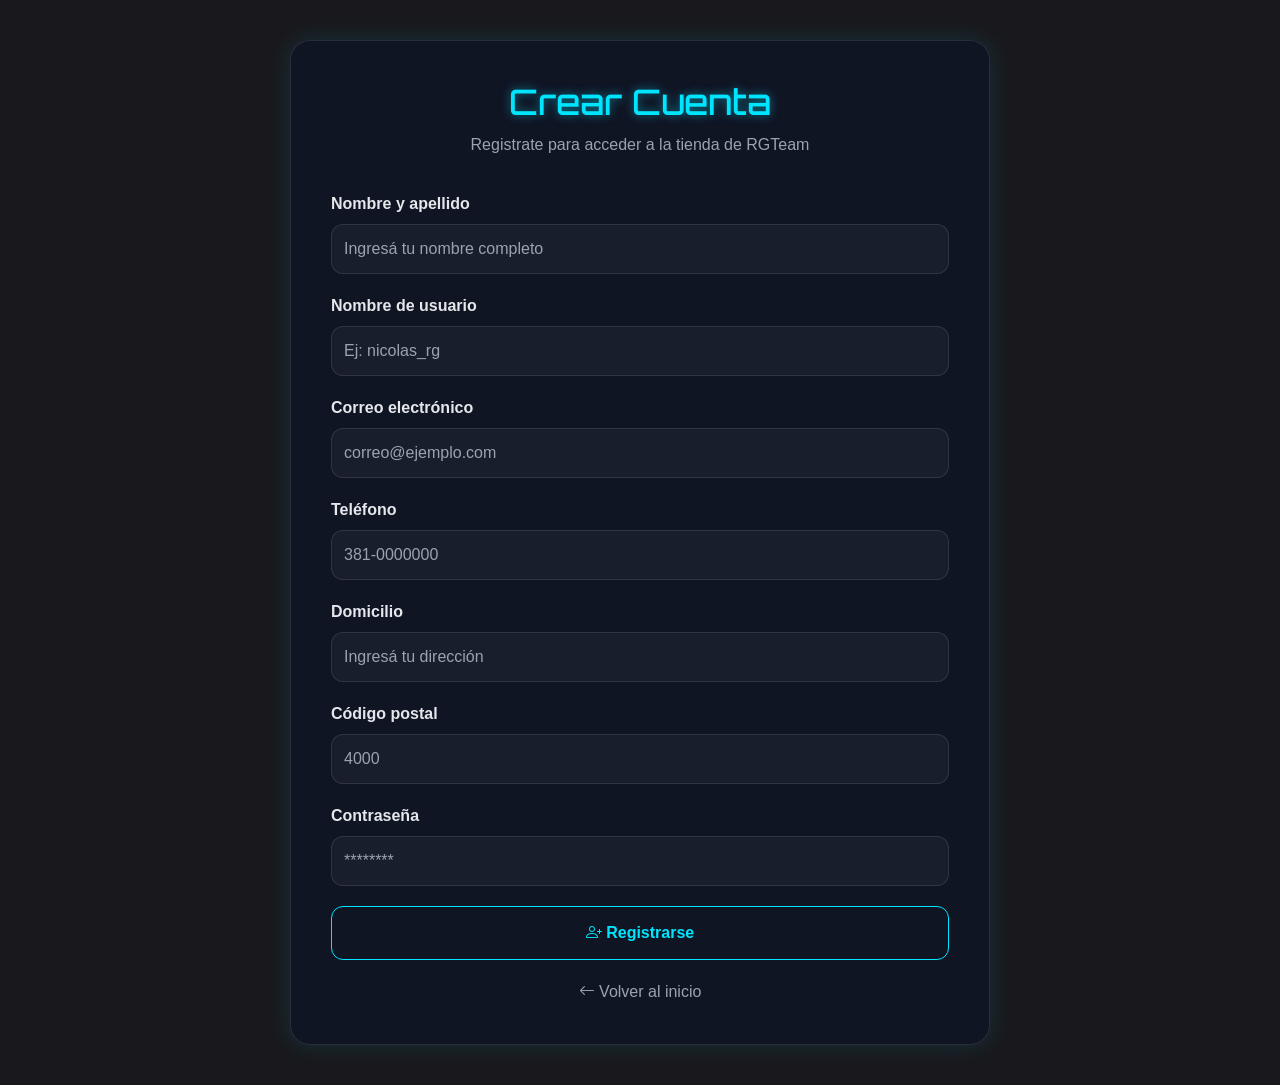
<file: pages/registro.html>
<!doctype html>
<html lang="es">
  <head>
    <meta charset="UTF-8" />
    <meta name="viewport" content="width=device-width, initial-scale=1.0" />
    <title>Registro | RGTeam</title>
    <link
      href="https://cdn.jsdelivr.net/npm/bootstrap@5.3.3/dist/css/bootstrap.min.css"
      rel="stylesheet"
    />
    <link
      rel="stylesheet"
      href="https://cdn.jsdelivr.net/npm/bootstrap-icons@1.11.3/font/bootstrap-icons.min.css"
    />
    <link rel="preconnect" href="https://fonts.googleapis.com" />
    <link
      href="https://fonts.googleapis.com/css2?family=Orbitron:wght@400;700&display=swap"
      rel="stylesheet"
    />
    <link rel="stylesheet" href="../css/registro.css" />
  </head>
  <body>
    <main class="contenedor-principal">
      <section class="contenedor-registro">
        <div class="titulo-registro">
          <h1>Crear Cuenta</h1>
          <p>Registrate para acceder a la tienda de RGTeam</p>
        </div>
        <form>
          <div class="grupo-input">
            <label>Nombre y apellido</label>
            <input
              type="text"
              class="form-control input-rg"
              placeholder="Ingresá tu nombre completo"
              required
            />
          </div>
          <div class="grupo-input">
            <label>Nombre de usuario</label>
            <input
              type="text"
              class="form-control input-rg"
              placeholder="Ej: nicolas_rg"
              required
            />
          </div>
          <div class="grupo-input">
            <label>Correo electrónico</label>
            <input
              type="email"
              class="form-control input-rg"
              placeholder="correo@ejemplo.com"
              required
            />
          </div>
          <div class="grupo-input">
            <label>Teléfono</label>
            <input
              type="tel"
              class="form-control input-rg"
              placeholder="381-0000000"
              required
            />
          </div>
          <div class="grupo-input">
            <label>Domicilio</label>
            <input
              type="text"
              class="form-control input-rg"
              placeholder="Ingresá tu dirección"
              required
            />
          </div>
          <div class="grupo-input">
            <label>Código postal</label>
            <input
              type="text"
              class="form-control input-rg"
              placeholder="4000"
              required
            />
          </div>
          <div class="grupo-input">
            <label>Contraseña</label>
            <input
              type="password"
              class="form-control input-rg"
              placeholder="********"
              required
            />
          </div>
          <button type="submit" class="boton-registro">
            <i class="bi bi-person-plus"></i>
            Registrarse
          </button>
        </form>
        <div class="volver-inicio">
          <a href="../index.html">
            <i class="bi bi-arrow-left"></i>
            Volver al inicio
          </a>
        </div>
      </section>
    </main>
  </body>
</html>
</file>
<file: css/styles.css>
:root {
  --bg-primary: #0a0a0f;
  --bg-secondary: #12121a;
  --bg-card: #1a1a2a;
  --accent-cyan: #00e5ff;
  --accent-green: #00ffcc;
  --accent-pink: #ff2d78;
  --text-primary: #ffffff;
  --text-secondary: #a0a0b0;
  --text-muted: #6a6a7a;
  --border-color: #2a2a40;
}
*,
*::before,
*::after {
  box-sizing: border-box;
  margin: 0;
  padding: 0;
}
html {
  font-size: 16px;
  scroll-behavior: smooth;
}
body {
  margin: 0;
  padding: 0;
  background-color: var(--bg-primary);
  color: var(--text-primary);
  font-family: "Rajdhani", sans-serif;
  line-height: 1.6;
  overflow-x: hidden;
}
a {
  text-decoration: none;
  color: inherit;
}
.carousel-wrapper {
  position: relative;
  max-width: 1100px;
  margin: auto;
  border: 1px solid var(--border-color);
  border-radius: 0px;
  overflow: hidden;
  box-shadow:
    0 0 40px rgba(0, 229, 255, 0.08),
    0 0 80px rgba(124, 58, 237, 0.06);
}
.carousel-item img {
  width: 100%;
  height: 520px;
  object-fit: cover;
}
.carousel-item::after {
  content: "";
  position: absolute;
  inset: 0;
  background: linear-gradient(
    to right,
    rgba(10, 10, 15, 0.95) 0%,
    rgba(10, 10, 15, 0.6) 55%,
    transparent 100%
  );
  pointer-events: none;
}
.carousel-caption {
  position: absolute;
  top: 0;
  left: 0;
  bottom: 0;
  width: 55%;
  display: flex;
  flex-direction: column;
  justify-content: center;
  padding: 40px 50px;
  text-align: left;
  z-index: 10;
  pointer-events: none;
}
.badge-descuento {
  display: inline-block;
  background: var(--accent-pink);
  color: #fff;
  font-family: "Orbitron", sans-serif;
  font-size: 0.7rem;
  font-weight: 700;
  letter-spacing: 2px;
  padding: 5px 14px;
  border-radius: 4px;
  margin-bottom: 16px;
  width: fit-content;
  box-shadow: 0 0 14px rgba(255, 45, 120, 0.5);
  animation: pulseGlow 2s ease-in-out infinite;
}
@keyframes pulseGlow {
  0%,
  100% {
    box-shadow: 0 0 14px rgba(255, 45, 120, 0.5);
  }
  50% {
    box-shadow: 0 0 28px rgba(255, 45, 120, 0.85);
  }
}
.game-title {
  font-family: "Orbitron", sans-serif;
  font-size: 2.4rem;
  font-weight: 900;
  color: var(--text-primary);
  line-height: 1.1;
  margin-bottom: 14px;
  text-shadow: 0 0 30px rgba(0, 229, 255, 0.3);
}
.game-desc {
  font-size: 1.05rem;
  color: var(--text-secondary);
  margin-bottom: 20px;
  line-height: 1.6;
  max-width: 400px;
}
.price-block {
  display: flex;
  align-items: center;
  gap: 14px;
  margin-bottom: 28px;
}
.price-original {
  font-size: 1rem;
  color: var(--text-muted);
  text-decoration: line-through;
  font-family: "Rajdhani", sans-serif;
}
.price-final {
  font-family: "Orbitron", sans-serif;
  font-size: 1.8rem;
  font-weight: 700;
  color: var(--accent-green);
  text-shadow: 0 0 16px rgba(0, 255, 204, 0.5);
}
.btn-comprar {
  display: inline-block;
  background: transparent;
  border: 2px solid var(--accent-cyan);
  color: var(--accent-cyan);
  font-family: "Orbitron", sans-serif;
  font-size: 0.75rem;
  font-weight: 700;
  letter-spacing: 2px;
  padding: 12px 30px;
  border-radius: 5px;
  text-decoration: none;
  width: fit-content;
  transition:
    background 0.3s,
    box-shadow 0.3s,
    color 0.3s;
  pointer-events: all;
}
.btn-comprar:hover {
  background: var(--accent-cyan);
  color: var(--bg-primary);
  box-shadow: 0 0 24px rgba(0, 229, 255, 0.5);
}
.genre-chip {
  font-size: 0.72rem;
  color: var(--accent-purple);
  letter-spacing: 1px;
  text-transform: uppercase;
  margin-bottom: 8px;
}
.deco-line {
  width: 50px;
  height: 3px;
  background: linear-gradient(90deg, var(--accent-cyan), var(--accent-purple));
  border-radius: 2px;
  margin-bottom: 16px;
}
.carousel-control-prev,
.carousel-control-next {
  width: 50px;
  height: 50px;
  top: 50%;
  transform: translateY(-50%);
  border: 1px solid var(--border-color);
  border-radius: 50%;
  background: rgba(26, 26, 46, 0.8);
  opacity: 1;
  margin: 0 16px;
  backdrop-filter: blur(6px);
  transition:
    border-color 0.3s,
    box-shadow 0.3s;
}
.carousel-control-prev:hover,
.carousel-control-next:hover {
  border-color: var(--accent-cyan);
  box-shadow: 0 0 14px rgba(0, 229, 255, 0.35);
}
.carousel-control-prev-icon,
.carousel-control-next-icon {
  width: 18px;
  height: 18px;
}
.carousel-indicators {
  bottom: 18px;
}
.carousel-indicators [data-bs-target] {
  width: 28px;
  height: 3px;
  border-radius: 2px;
  background: var(--border-color);
  border: none;
  opacity: 1;
  transition:
    background 0.3s,
    box-shadow 0.3s;
}
.carousel-indicators .active {
  background: var(--accent-cyan);
  box-shadow: 0 0 8px rgba(0, 229, 255, 0.6);
}
@media (max-width: 576px) {
  .carousel-caption {
    display: none;
  }
  .carousel-item img {
    width: 100%;
    height: 220px;
    object-fit: cover;
  }
}
.barra-navegacion {
  background: linear-gradient(to right, #05050a, #101625, #05050a);
  padding: 12px 20px;
  border-bottom: 1px solid rgba(255, 255, 255, 0.05);
  box-shadow: 0 0 15px rgba(0, 229, 255, 0.08);
}
.logo-rgteam {
  display: flex;
  align-items: center;
  font-size: 2rem;
  font-weight: bold;
  text-decoration: none;
  transition: 0.4s ease;
  font-family: "Orbitron", sans-serif;
}
.logo-rg {
  color: var(--accent-cyan);
  font-weight: 900;
  letter-spacing: 1px;
  text-shadow:
    0 0 5px var(--accent-cyan),
    0 0 10px var(--accent-cyan),
    0 0 20px rgba(0, 229, 255, 0.7);

  transition: 0.4s ease;
}
.logo-team {
  color: white;
  margin-left: 4px;
  font-weight: 700;
  transition: 0.4s ease;
}
.logo-rgteam:hover {
  transform: scale(1.05);
}
.logo-rgteam:hover .logo-rg {
  color: var(--accent-green);
  text-shadow:
    0 0 8px var(--accent-green),
    0 0 16px var(--accent-green),
    0 0 28px rgba(0, 255, 204, 0.8);
}
.logo-rgteam:hover .logo-team {
  color: var(--accent-cyan);
  text-shadow: 0 0 8px rgba(0, 229, 255, 0.5);
}
.navbar-nav {
  gap: 70px;
}
.nav-link {
  color: var(--text-secondary) !important;
  font-size: 13px;
  font-weight: 600;
  transition: 0.3s;
  position: relative;
  padding: 8px 10px !important;
  border-radius: 8px;
  white-space: nowrap;
}
.nav-link:hover {
  color: var(--accent-cyan) !important;
  border-color: var(--accent-cyan);
  box-shadow: 0 0 10px rgba(0, 229, 255, 0.4);
  background-color: rgba(0, 229, 255, 0.05);
  transform: translateY(-2px);
}
.nav-link.active {
  color: var(--accent-cyan) !important;
  background-color: rgba(0, 229, 255, 0.08);
  box-shadow: 0 0 10px rgba(0, 229, 255, 0.3);
}
.caja-buscador {
  display: flex;
  align-items: center;
  background: rgba(255, 255, 255, 0.03);
  border: 1px solid var(--border-color);
  border-radius: 12px;
  overflow: hidden;
  transition: 0.3s ease;
}
.caja-buscador:hover {
  border-color: var(--accent-cyan);
  box-shadow: 0 0 12px rgba(0, 229, 255, 0.2);
}
.input-buscador {
  background: transparent !important;
  border: none !important;
  color: white !important;
  padding: 10px 14px;
  min-width: 160px;
  font-size: 13px;
}
.input-buscador::placeholder {
  color: var(--text-secondary);
}
.input-buscador:focus {
  box-shadow: none !important;
  outline: none;
}
.boton-buscador {
  background: transparent !important;
  border: none !important;
  color: var(--accent-cyan);
  padding: 10px 14px;
  transition: 0.3s ease;
}
.boton-buscador i {
  font-size: 16px;
}
.boton-buscador:hover {
  background: rgba(0, 229, 255, 0.08) !important;
  color: white;
  box-shadow: inset 0 0 12px rgba(0, 229, 255, 0.2);
}
.boton-rg {
  background: transparent;
  border: 1px solid var(--border-color);
  color: white;
  padding: 7px 12px;
  border-radius: 8px;
  font-size: 12px;
  font-weight: 600;
  transition: 0.3s;
  white-space: nowrap;
}
.boton-rg i {
  margin-right: 5px;
}
.boton-rg:hover {
  border-color: var(--accent-cyan);
  color: var(--accent-cyan);
  box-shadow: 0 0 10px rgba(0, 229, 255, 0.4);
  transform: translateY(-2px);
}
.contenedor-botones {
  align-items: center;
}
.navbar-toggler {
  border: 1px solid var(--accent-cyan);
}
.navbar-toggler:focus {
  box-shadow: none;
}
.navbar-toggler-icon {
  filter: invert(1);
}
@media (max-width: 991px) {
  .navbar-nav {
    margin-top: 20px;
    text-align: center;
  }
  .caja-buscador {
    margin-top: 20px;
    width: 100%;
  }
  .contenedor-botones {
    margin-top: 20px;
    flex-direction: column;
  }
  .boton-rg {
    width: 100%;
  }
}
.modal-login-rg {
  background: #0b0f1a;
  border: 1px solid rgba(0, 229, 255, 0.2);
  border-radius: 18px;
  overflow: hidden;
  box-shadow: 0 0 25px rgba(0, 229, 255, 0.15);
}
.imagen-login {
  height: 100%;
  min-height: 500px;
  background:
    linear-gradient(rgba(0, 0, 0, 0.4), rgba(0, 0, 0, 0.6)),
    url("https://images.unsplash.com/photo-1542751371-adc38448a05e?q=80&w=1200&auto=format&fit=crop");
  background-size: cover;
  background-position: center;
}
.contenido-login {
  padding: 50px 35px;
  color: white;
}
.titulo-login {
  font-size: 2rem;
  margin-bottom: 30px;
  color: var(--accent-cyan);
  font-family: "Orbitron", sans-serif;
}
.input-login {
  background: rgba(255, 255, 255, 0.04) !important;
  border: 1px solid rgba(255, 255, 255, 0.08) !important;
  color: white !important;
  padding: 12px;
}
.input-login::placeholder {
  color: rgba(255, 255, 255, 0.5);
}
.input-login:focus {
  box-shadow: 0 0 12px rgba(0, 229, 255, 0.25) !important;
  border-color: var(--accent-cyan) !important;
}
.link-login {
  color: var(--accent-cyan);
  text-decoration: none;
  font-size: 14px;
}
.link-login:hover {
  text-decoration: underline;
}
.boton-login-w100 {
  width: 100%;
  padding: 12px;
  background: var(--accent-cyan);
  border: none;
  color: black;
  font-weight: bold;
  border-radius: 10px;
  transition: 0.3s;
}
.boton-login-w100:hover {
  transform: translateY(-2px);
  box-shadow: 0 0 15px rgba(0, 229, 255, 0.5);
}
.separador-login {
  text-align: center;
  margin-top: 25px;
  color: rgba(255, 255, 255, 0.5);
  position: relative;
}
.separador-login::before,
.separador-login::after {
  content: "";
  position: absolute;
  top: 50%;
  width: 30%;
  height: 1px;
  background: rgba(255, 255, 255, 0.1);
}
.separador-login::before {
  left: 0;
}
.separador-login::after {
  right: 0;
}
.boton-social {
  background: rgba(255, 255, 255, 0.04);
  border: 1px solid rgba(255, 255, 255, 0.08);
  color: white;
  transition: 0.3s;
}
.boton-social:hover {
  border-color: var(--accent-cyan);
  color: var(--accent-cyan);
  box-shadow: 0 0 12px rgba(0, 229, 255, 0.2);
}
@media (max-width: 768px) {
  .contenido-login {
    padding: 35px 20px;
  }
  .titulo-login {
    text-align: center;
  }
}
.hero {
  position: relative;
  min-height: 55vh;
  display: flex;
  align-items: center;
  justify-content: center;
  text-align: center;
  overflow: hidden;
  background-image: url(https://web-assets.esetstatic.com/tn/-x700/wls/2021/08/por-qu%C3%A9-compa%C3%B1%C3%ADas-videojuegos-son-blanco-atractivo-cibercriminales.jpg);
  background-size: cover;
  background-position: center;
  background-repeat: no-repeat;
  background-color: var(--bg-secondary);
}
.hero__overlay {
  position: absolute;
  inset: 0;
  background:
    radial-gradient(
      ellipse 60% 80% at 10% 50%,
      rgba(124, 58, 237, 0.35) 0%,
      transparent 65%
    ),
    radial-gradient(
      ellipse 60% 80% at 90% 50%,
      rgba(255, 45, 120, 0.25) 0%,
      transparent 65%
    ),
    linear-gradient(
      to bottom,
      rgba(10, 10, 15, 0.55) 0%,
      rgba(10, 10, 15, 0.75) 100%
    );
  pointer-events: none;
}
.hero__content {
  position: relative;
  z-index: 1;
  max-width: 780px;
  padding: 4rem 1.5rem;
  display: flex;
  flex-direction: column;
  align-items: center;
  gap: 1.25rem;
}
.hero__title {
  font-family: "Orbitron", sans-serif;
  font-size: clamp(2rem, 6vw, 3.5rem);
  font-weight: 900;
  letter-spacing: 0.04em;
  line-height: 1.1;
  text-transform: uppercase;
  color: var(--text-primary);
  text-shadow: 0 0 40px rgba(0, 229, 255, 0.2);
}
.hero__title--accent {
  color: var(--accent-cyan);
  text-shadow:
    0 0 12px rgba(0, 229, 255, 0.8),
    0 0 30px rgba(0, 229, 255, 0.4);
}
.hero__subtitle {
  font-size: clamp(1rem, 2.5vw, 1.2rem);
  color: var(--text-secondary);
  font-weight: 500;
  max-width: 520px;
}
.hero__btn {
  display: inline-block;
  padding: 0.85rem 2.8rem;
  background: var(--accent-cyan);
  color: var(--bg-primary);
  font-family: "Orbitron", sans-serif;
  font-size: 0.9rem;
  font-weight: 700;
  letter-spacing: 0.12em;
  border-radius: 4px;
  transition:
    box-shadow 0.25s,
    transform 0.2s,
    background 0.2s;
  box-shadow:
    0 0 18px rgba(0, 229, 255, 0.55),
    0 0 40px rgba(0, 229, 255, 0.2);
}
.hero__btn:hover {
  background: #29ecff;
  box-shadow:
    0 0 28px rgba(0, 229, 255, 0.85),
    0 0 60px rgba(0, 229, 255, 0.3);
  transform: translateY(-2px);
}
.hero__badges {
  display: flex;
  flex-wrap: wrap;
  align-items: center;
  justify-content: center;
  gap: 0.5rem 0.75rem;
  margin-top: 0.5rem;
}
.hero__badge {
  font-family: "Rajdhani", sans-serif;
  font-size: 0.78rem;
  font-weight: 600;
  letter-spacing: 0.1em;
  color: var(--text-secondary);
  text-transform: uppercase;
}
.hero__dot {
  color: var(--text-muted);
  font-size: 0.7rem;
}
.imgTarjeta {
  width: 100%;
  height: 200px;
  object-fit: cover;
  border-bottom: 1px solid #16193b;
}
.card {
  height: 100%;
  display: flex;
  flex-direction: column;
  background-color: #0b0c1e;
  border: 1px solid #16193b;
  border-radius: 8px;
}
.card:hover {
  transform: translateY(-5px);
  border-color: #00f0ff;
  box-shadow: 0 5px 15px rgba(0, 240, 255, 0.15);
}
.card h6 {
  color: #ffffff;
  font-weight: 700;
  padding: 1.25rem 1.25rem 0.5rem 1.25rem;
  margin: 0;
  font-size: 1.05rem;
  text-transform: uppercase;
}
.cardCuerpo {
  padding: 1.25rem;
  display: flex;
  flex-direction: column;
  flex-grow: 1;
}
.cardTexto {
  color: #a3a8cc;
  font-size: 0.9rem;
  line-height: 1.5;
}
.cardCuerpo h6 {
  padding: 1rem 0 0.5rem 0 !important;
  font-size: 0.85rem;
  color: #00f0ff;
}
.cardCuerpo ul {
  padding-left: 1.2rem;
  margin-bottom: 0;
  color: #a3a8cc;
  font-size: 0.85rem;
}
.tarjetaCompras {
  width: 100%;
  border-top: 1px solid #16193b;
  padding-top: 0.75rem;
}
.tarjetaPrecio {
  color: #ff00ff;
  font-weight: 700;
  font-size: 1.2rem;
  letter-spacing: 0.5px;
}
.botonCarrito {
  background-color: transparent;
  border: 1px solid #ff00ff;
  color: #ff00ff;
  padding: 0.4rem 0.7rem;
  border-radius: 6px;
  font-size: 1.1rem;
  cursor: pointer;
}
.footer {
  background-color: var(--bg-secondary);
  border-top: 1px solid var(--border-color);
  padding-top: 3.5rem;
}
.footer__inner {
  max-width: 1200px;
  margin: 0 auto;
  padding: 0 2rem 3rem;
  display: grid;
  grid-template-columns: 2fr 1fr 1fr 1fr;
  gap: 2.5rem;
}
.footer__logo {
  font-family: "Orbitron", sans-serif;
  font-size: 1.5rem;
  font-weight: 700;
  margin-bottom: 1rem;
}
.footer__logo--rg {
  color: var(--accent-green);
  text-shadow: 0 0 10px rgba(0, 255, 204, 0.6);
}
.footer__logo--team {
  color: var(--text-primary);
}
.footer__tagline {
  font-size: 0.9rem;
  color: var(--text-secondary);
  line-height: 1.7;
  margin-bottom: 1.5rem;
}
.footer__socials {
  display: flex;
  gap: 0.75rem;
  flex-wrap: wrap;
}
.footer__social {
  width: 36px;
  height: 36px;
  display: flex;
  align-items: center;
  justify-content: center;
  background: var(--bg-card);
  border: 1px solid var(--border-color);
  border-radius: 8px;
  color: var(--text-secondary);
  transition:
    color 0.2s,
    border-color 0.2s,
    box-shadow 0.2s,
    transform 0.2s;
}
.footer__social svg {
  width: 16px;
  height: 16px;
}
.footer__social:hover {
  color: var(--accent-cyan);
  border-color: var(--accent-cyan);
  box-shadow: 0 0 10px rgba(0, 229, 255, 0.3);
  transform: translateY(-2px);
}
.footer__col-title {
  font-family: "Orbitron", sans-serif;
  font-size: 0.75rem;
  font-weight: 700;
  letter-spacing: 0.14em;
  color: var(--text-primary);
  margin-bottom: 1.2rem;
}
.footer__list {
  list-style: none;
  display: flex;
  flex-direction: column;
  gap: 0.65rem;
}
.footer__list a {
  font-size: 0.92rem;
  color: var(--text-secondary);
  transition:
    color 0.2s,
    padding-left 0.2s;
  display: inline-block;
}
.footer__list a:hover {
  color: var(--accent-cyan);
  padding-left: 4px;
}
.footer__bottom {
  border-top: 1px solid var(--border-color);
  padding: 1.2rem 2rem;
  max-width: 1200px;
  margin: 0 auto;
  display: flex;
  align-items: center;
  justify-content: space-between;
  flex-wrap: wrap;
  gap: 0.75rem;
}
.footer__copy {
  font-size: 0.82rem;
  color: var(--text-muted);
}
.footer__bottom-right {
  display: flex;
  align-items: center;
  gap: 1rem;
}
.footer__lang {
  display: flex;
  align-items: center;
  gap: 0.4rem;
  background: none;
  border: 1px solid var(--border-color);
  border-radius: 6px;
  color: var(--text-secondary);
  font-family: "Rajdhani", sans-serif;
  font-size: 0.82rem;
  font-weight: 600;
  letter-spacing: 0.06em;
  padding: 0.3rem 0.7rem;
  cursor: pointer;
  transition:
    border-color 0.2s,
    color 0.2s;
}

.footer__lang svg {
  width: 14px;
  height: 14px;
}
.footer__lang:hover {
  border-color: var(--accent-cyan);
  color: var(--accent-cyan);
}
.footer__theme {
  display: flex;
  background: var(--bg-card);
  border: 1px solid var(--border-color);
  border-radius: 6px;
  overflow: hidden;
}
.footer__theme-btn {
  background: none;
  border: none;
  cursor: pointer;
  color: var(--text-muted);
  font-size: 0.9rem;
  padding: 0.3rem 0.6rem;
  transition:
    background 0.2s,
    color 0.2s;
}
.footer__theme-btn--active {
  background: var(--bg-secondary);
  color: var(--accent-cyan);
}
.footer__theme-btn:hover {
  color: var(--text-primary);
}

@media (max-width: 991px) {
  .navbar-nav {
    margin-top: 20px;
    text-align: center;
  }
  .search-box {
    margin-top: 20px;
    width: 100%;
  }
  .buttons-container {
    margin-top: 20px;
    flex-direction: column;
  }
  .btn-rg {
    width: 100%;
  }
}

@media (max-width: 900px) {
  .footer__inner {
    grid-template-columns: 1fr 1fr;
  }
  .footer__brand {
    grid-column: 1 / -1;
  }
}

@media (max-width: 600px) {
  .hero__content {
    padding: 3rem 1rem;
  }
  .hero__title {
    font-size: clamp(1.7rem, 8vw, 2.4rem);
  }
  .hero__badges {
    gap: 0.4rem 0.6rem;
  }
  .footer__inner {
    grid-template-columns: 1fr;
    gap: 2rem;
    padding: 0 1.25rem 2.5rem;
  }
  .footer__bottom {
    flex-direction: column;
    align-items: flex-start;
    padding: 1rem 1.25rem;
  }
  .footer__bottom-right {
    width: 100%;
    justify-content: flex-start;
  }
}

.cart-list-container {
  background-color: #111622; 
  border: 1px solid #1a2235;
  border-radius: 8px;
  padding: 24px;
}


.table-cart {
  background-color: transparent !important;
  color: #ffffff !important;
}

.table-cart th,
.table-cart td {
  background-color: transparent !important;
  color: #ffffff !important;
  border-bottom-color: #1a2235 !important; 
}

.game-title {
  font-size: 1.1rem;
  font-weight: 600;
  color: #ffffff;
}

.game-edition {
  font-size: 0.9rem;
  color: #a0aec0;
}

.game-code {
  font-size: 0.8rem;
  color: #718096 !important;
}

.img-thumbnail-cart {
  width: 70px;
  height: 70px;
  object-fit: cover;
  border-radius: 6px;
  border: none;
}

.price-old {
  font-size: 0.8rem;
  color: #718096;
}

.price-current {
  font-size: 1rem;
  font-weight: 600;
  color: #9f7aea; 
}

.badge-discount {
  background-color: #2b1d4e; 
  color: #b794f4;
  font-size: 0.75rem;
  font-weight: bold;
  padding: 2px 8px;
  border-radius: 4px;
  display: inline-block;
}

.price-total {
  font-size: 1.05rem;
  color: #ffffff;
}

.btn-delete-cart {
  background: transparent;
  border: none;
  color: #4a5568;
  transition: color 0.2s ease;
  font-size: 1.1rem;
  padding: 0;
}

.btn-delete-cart:hover {
  color: #e53e3e; 
}


.tracking-wider {
  letter-spacing: 0.05em;
  font-size: 0.8rem;
}



.table-cart thead th:last-child {
  text-align: center !important;
}


.table-cart tbody td:last-child div {
  justify-content: center !important;
}

.btn-buy-text-cart {
  background-color: #2b1d4e; 
  color: #b794f4; 
  border: 1px solid #9f7aea; 
  font-size: 0.8rem;
  font-weight: bold;
  text-uppercase: uppercase;
  letter-spacing: 0.05em;
  padding: 6px 12px;
  border-radius: 4px;
  transition: all 0.2s ease-in-out;
}

.btn-buy-text-cart:hover {
  background-color: #9f7aea; 
  color: #ffffff; 
  box-shadow: 0 0 10px rgba(159, 122, 234, 0.5); 
}

.btn-buy-text-cart:active {
  transform: scale(0.96);
}

:root {
  --accent-cyan: #00e5ff;
  --accent-green: #00ffcc;
  --text-secondary: #b0b7c3;
  --border-color: rgba(255, 255, 255, 0.08);
}

body {
  background:
    linear-gradient(rgba(5, 5, 10, 0.95), rgba(5, 5, 10, 0.95)),
    url("https://images.unsplash.com/photo-1511512578047-dfb367046420?q=80&w=1400&auto=format&fit=crop");

  background-size: cover;
  background-position: center;

  min-height: 100vh;

  color: white;
}

.contacto-section {
  padding: 80px 0;
}

.titulo-contacto {
  font-size: 3rem;
  color: var(--accent-cyan);

  font-family: "Orbitron", sans-serif;

  text-shadow: 0 0 10px rgba(0, 229, 255, 0.5);
}

.subtitulo-contacto {
  color: var(--text-secondary);

  max-width: 700px;

  margin: auto;
}

.card-contacto {
  background: rgba(255, 255, 255, 0.03);

  border: 1px solid rgba(255, 255, 255, 0.08);

  border-radius: 18px;

  padding: 30px;

  backdrop-filter: blur(10px);

  box-shadow: 0 0 20px rgba(0, 229, 255, 0.08);

  transition: 0.3s ease;
}

.card-contacto:hover {
  border-color: var(--accent-cyan);

  box-shadow: 0 0 25px rgba(0, 229, 255, 0.2);
}

.card-contacto h3 {
  color: var(--accent-cyan);

  font-family: "Orbitron", sans-serif;
}

.input-contacto {
  background: rgba(255, 255, 255, 0.04) !important;

  border: 1px solid rgba(255, 255, 255, 0.08) !important;

  color: white !important;

  padding: 12px;
}

.input-contacto::placeholder {
  color: rgba(255, 255, 255, 0.5);
}

.input-contacto:focus {
  border-color: var(--accent-cyan) !important;

  box-shadow: 0 0 12px rgba(0, 229, 255, 0.25) !important;
}

.boton-contacto {
  width: 100%;

  padding: 12px;

  background: var(--accent-cyan);

  border: none;

  color: black;

  font-weight: bold;

  border-radius: 10px;

  transition: 0.3s;
}

.boton-contacto:hover {
  transform: translateY(-2px);

  box-shadow: 0 0 15px rgba(0, 229, 255, 0.5);
}

.direccion-contacto {
  color: var(--text-secondary);

  margin-bottom: 20px;
}

.direccion-contacto i {
  color: var(--accent-cyan);

  margin-right: 8px;
}

.mapa-contacto {
  width: 100%;

  height: 400px;

  overflow: hidden;

  border-radius: 15px;

  border: 1px solid rgba(255, 255, 255, 0.08);
}

@media (max-width: 768px) {
  .titulo-contacto {
    font-size: 2.2rem;
  }

  .card-contacto {
    padding: 20px;
  }

  .mapa-contacto {
    height: 300px;
  }
}

@media (max-width: 768px) {
  .titulo-contacto {
    font-size: 2.2rem;
  }

  .card-contacto {
    padding: 20px;
  }

  .mapa-contacto {
    height: 300px;
  }
}

/* BOTON VOLVER */

.boton-volver {
  display: inline-flex;
  align-items: center;
  justify-content: center;

  gap: 10px;

  padding: 14px 30px;

  border: 1px solid var(--accent-cyan);

  border-radius: 14px;

  color: white;

  background: rgba(0, 229, 255, 0.08);

  backdrop-filter: blur(8px);

  font-size: 1rem;

  font-weight: 700;

  letter-spacing: 0.5px;

  box-shadow: 0 0 12px rgba(0, 229, 255, 0.15);

  transition: 0.3s ease;
}

.boton-volver:hover {
  border-color: var(--accent-cyan);

  color: black;

  background: var(--accent-cyan);

  box-shadow: 0 0 25px rgba(0, 229, 255, 0.45);

  transform: translateY(-3px) scale(1.03);
}


.modal-rgteam {
  background: rgba(10, 10, 25, 0.95);
  border: 1px solid #00e5ff;
  border-radius: 20px;
  box-shadow:
    0 0 15px #00e5ff55,
    0 0 40px #ff00ff22;
  backdrop-filter: blur(12px);
  color: white;
}

.titulo-modal-rg {
  color: #00e5ff;
  font-family: "Orbitron", sans-serif;
  font-weight: 700;
  letter-spacing: 1px;
}

.texto-modal-rg {
  font-size: 1.1rem;
  color: #d9d9d9;
}

.btn-modal-principal {
  background: linear-gradient(90deg, #00e5ff, #0066ff);
  color: white;
  border: none;
  padding: 12px 22px;
  border-radius: 12px;
  text-decoration: none;
  font-weight: bold;
  transition: 0.3s;
}

.btn-modal-principal:hover {
  transform: translateY(-2px);
  box-shadow: 0 0 15px #00e5ff;
}

.btn-modal-secundario {
  background: transparent;
  border: 1px solid #ff00ff;
  color: #ff00ff;
  padding: 12px 22px;
  border-radius: 12px;
  font-weight: bold;
  transition: 0.3s;
}

.btn-modal-secundario:hover {
  background: #ff00ff;
  color: white;
  box-shadow: 0 0 15px #ff00ff;
}


.btn-volver-home {
  display: inline-flex;
  align-items: center;
  justify-content: center;

  padding: 14px 30px;

  border: 2px solid #00e5ff;
  border-radius: 14px;

  color: #00e5ff;
  text-decoration: none;

  font-family: "Orbitron", sans-serif;
  font-weight: 700;
  letter-spacing: 1px;

  background: rgba(0, 229, 255, 0.05);

  transition: 0.3s ease;
}

.btn-volver-home:hover {
  background: #00e5ff;
  color: #050816;

  box-shadow:
    0 0 15px #00e5ff,
    0 0 30px #00e5ff55;

  transform: translateY(-3px);
}
</file>
<file: css/banner.css>
:root {
  --bg-primary: #0a0a0f;
  --bg-secondary: #12121a;
  --bg-card: #1a1a2e;
  --accent-cyan: #00e5ff;
  --accent-green: #00ffcc;
  --accent-pink: #ff2d78;
  --accent-purple: #7c3aed;
  --accent-orange: #ff6b00;
  --text-primary: #ffffff;
  --text-secondary: #a0a0b0;
  --text-muted: #5a5a7a;
  --star-active: #f5c518;
  --border-color: #2a2a40;
}

.gb {
  min-height: 380px;
  background: url('../assets/img/bannerPublicidadRGteam.png') center/cover no-repeat;
  border-top: 1px solid var(--border-color);
  border-bottom: 1px solid var(--border-color);
}

.gb-tag {
  display: inline-flex;
  align-items: center;
  gap: 8px;
  background: rgba(255,45,120,0.12);
  border: 1px solid var(--accent-pink);
  color: var(--accent-pink);
  font-family: 'Orbitron', sans-serif;
  font-size: 0.6rem;
  font-weight: 700;
  letter-spacing: 3px;
  padding: 6px 18px;
  border-radius: 4px;
}

.gb-dot {
  width: 6px; height: 6px;
  border-radius: 50%;
  background: var(--accent-pink);
  animation: blink 1s ease-in-out infinite;
}

@keyframes blink {
  0%,100% { opacity: 1; }
  50% { opacity: 0; }
}

.gb-title {
  font-family: 'Orbitron', sans-serif;
  font-size: clamp(2.8rem, 9vw, 5.5rem);
  font-weight: 900;
  line-height: 1;
  letter-spacing: 2px;
  color: var(--text-primary);
  text-shadow: 0 0 40px rgba(0,229,255,0.3), 0 0 80px rgba(124,58,237,0.2);
}

.gb-title span {
  color: var(--accent-cyan);
  text-shadow: 0 0 30px rgba(0,229,255,0.8), 0 0 60px rgba(0,229,255,0.4);
}

.gb-sub {
  font-family: 'Rajdhani', sans-serif;
  font-size: 1rem;
  color: var(--text-secondary);
  max-width: 420px;
  line-height: 1.6;
}

.gb-btn-main {
  display: inline-block;
  background: linear-gradient(135deg, var(--accent-purple), var(--accent-pink));
  color: var(--text-primary);
  font-family: 'Orbitron', sans-serif;
  font-size: 0.72rem;
  font-weight: 700;
  letter-spacing: 2px;
  padding: 14px 36px;
  border-radius: 5px;
  text-decoration: none;
  box-shadow: 0 0 24px rgba(124,58,237,0.4), 0 0 48px rgba(255,45,120,0.2);
  transition: box-shadow 0.3s;
}

.gb-btn-main:hover {
  box-shadow: 0 0 36px rgba(124,58,237,0.7), 0 0 72px rgba(255,45,120,0.4);
}

.gb-stats {
  border: 1px solid var(--border-color);
  border-radius: 8px;
  overflow: hidden;
  background: var(--bg-secondary);
}

.gb-stat-n {
  font-family: 'Orbitron', sans-serif;
  font-size: 1.3rem;
  font-weight: 900;
  color: var(--accent-cyan);
  text-shadow: 0 0 12px rgba(0,229,255,0.5);
}

.gb-stat-l {
  font-family: 'Rajdhani', sans-serif;
  font-size: 0.7rem;
  color: var(--text-muted);
  letter-spacing: 1px;
  text-transform: uppercase;
}

.gb-line {
  position: absolute;
  bottom: 0; left: 0; right: 0;
  height: 3px;
  background: linear-gradient(90deg, var(--accent-purple), var(--accent-cyan), var(--accent-pink));
}

.banner-section {
  position: relative;
  left: 50%;
  right: 50%;
  margin-left: -50vw;
  margin-right: -50vw;
  width: 100vw;
  overflow: hidden;
}
</file>
<file: css/carrito.css>
:root {

  --bg-primary: #0a0a0f;
  --bg-secondary: #0d111c;
  --bg-card: #161b26;


  --accent-cyan: #00e5ff;
  --accent-green: #00ffcc;
  --accent-pink: #ff2d78;
  --accent-purple: #a855f7;
  --bg-purple-btn: #3b1e6e;


  --text-primary: #ffffff;
  --text-secondary: #a0a0b0;
  --text-muted: #6a6a7a;


  --border-color: #222834;
}

*, *::before, *::after {
  box-sizing: border-box;
  margin: 0;
  padding: 0;
}

html {
  font-size: 16px;
  scroll-behavior: smooth;
}

body {
  margin: 0;
  padding: 0;
  background-color: var(--bg-primary);
  color: var(--text-primary);
  font-family: 'Rajdhani', sans-serif;
  line-height: 1.6;
}

a {
  text-decoration: none;
  color: inherit;
}


.barra-navegacion {
  background: linear-gradient(to right, #05050a, #101625, #05050a);
  padding: 12px 20px;
  border-bottom: 1px solid rgba(255,255,255,0.05);
  box-shadow: 0 0 15px rgba(0,229,255,0.08);
}

.logo-rgteam {
  display: flex;
  align-items: center;
  font-size: 2rem;
  font-weight: bold;
  text-decoration: none;
  transition: 0.4s ease;
  font-family: 'Orbitron', sans-serif;
}

.logo-rg {
  color: var(--accent-cyan);
  font-weight: 900;
  letter-spacing: 1px;
  text-shadow:
    0 0 5px var(--accent-cyan),
    0 0 10px var(--accent-cyan),
    0 0 20px rgba(0,229,255,0.7);

  transition: 0.4s ease;
}

.logo-team {
  color: white;
  margin-left: 4px;
  font-weight: 700;
  transition: 0.4s ease;
}

.logo-rgteam:hover {
  transform: scale(1.05);
}

.logo-rgteam:hover .logo-rg {
  color: var(--accent-green);

  text-shadow:
    0 0 8px var(--accent-green),
    0 0 16px var(--accent-green),
    0 0 28px rgba(0,255,204,0.8);
}

.logo-rgteam:hover .logo-team {
  color: var(--accent-cyan);
  text-shadow: 0 0 8px rgba(0,229,255,0.5);
}

.navbar-nav {
  gap: 70px;
}

.nav-link {
  color: var(--text-secondary) !important;
  font-size: 13px;
  font-weight: 600;
  transition: 0.3s;
  position: relative;
  padding: 8px 10px !important;
  border-radius: 8px;
  white-space: nowrap;
}

.nav-link:hover {
  color: var(--accent-cyan) !important;
  border-color: var(--accent-cyan);
  box-shadow: 0 0 10px rgba(0,229,255,0.4);
  background-color: rgba(0,229,255,0.05);
  transform: translateY(-2px);
}

.nav-link.active {
  color: var(--accent-cyan) !important;
  background-color: rgba(0,229,255,0.08);
  box-shadow: 0 0 10px rgba(0,229,255,0.3);
}

.caja-buscador {
  display: flex;
  align-items: center;
  background: rgba(255,255,255,0.03);
  border: 1px solid var(--border-color);
  border-radius: 12px;
  overflow: hidden;
  transition: 0.3s ease;
}

.caja-buscador:hover {
  border-color: var(--accent-cyan);
  box-shadow: 0 0 12px rgba(0,229,255,0.2);
}

.input-buscador {
  background: transparent !important;
  border: none !important;
  color: white !important;
  padding: 10px 14px;
  min-width: 160px;
  font-size: 13px;
}

.input-buscador::placeholder {
  color: var(--text-secondary);
}

.input-buscador:focus {
  box-shadow: none !important;
  outline: none;
}

.boton-buscador {
  background: transparent !important;
  border: none !important;
  color: var(--accent-cyan);
  padding: 10px 14px;
  transition: 0.3s ease;
}

.boton-buscador i {
  font-size: 16px;
}

.boton-buscador:hover {
  background: rgba(0,229,255,0.08) !important;
  color: white;
  box-shadow: inset 0 0 12px rgba(0,229,255,0.2);
}

.boton-rg {
  background: transparent;
  border: 1px solid var(--border-color);
  color: white;
  padding: 7px 12px;
  border-radius: 8px;
  font-size: 12px;
  font-weight: 600;
  transition: 0.3s;
  white-space: nowrap;
}

.boton-rg a {
  text-decoration: none;
  color: inherit;
}

.boton-rg i {
  margin-right: 5px;
}

.boton-rg:hover {
  border-color: var(--accent-cyan);
  color: var(--accent-cyan);
  box-shadow: 0 0 10px rgba(0,229,255,0.4);
  transform: translateY(-2px);
}

.contenedor-botones {
  align-items: center;
}

.navbar-toggler {
  border: 1px solid var(--accent-cyan);
}

.navbar-toggler:focus {
  box-shadow: none;
}

.navbar-toggler-icon {
  filter: invert(1);
}

@media (max-width: 991px) {

  .navbar-nav {
    margin-top: 20px;
    text-align: center;
  }

  .caja-buscador {
    margin-top: 20px;
    width: 100%;
  }

  .contenedor-botones {
    margin-top: 20px;
    flex-direction: column;
  }

  .boton-rg {
    width: 100%;
  }
}

.cart-list-container {
  background-color: var(--bg-primary);
  padding: 40px 20px;
}

.table-cart {
  background-color: transparent !important;
  color: var(--text-primary);
}

/* Encabezados de la Tabla */
.table-cart thead tr {
  border-bottom: 1px solid var(--border-color);
}

.table-cart th {
  color: var(--text-primary) !important;
  font-family: 'Rajdhani', sans-serif;
  font-size: 12px;
  font-weight: 700;
  letter-spacing: 1px;
  background-color: transparent !important;
  border: none;
}

.table-cart tbody tr {
  border-bottom: 1px solid var(--border-color);
}

.table-cart td {
  background-color: transparent !important;
  border: none;
  color: white;
}

.img-thumbnail-cart {
  width: 70px;
  height: 70px;
  object-fit: cover;
  border-radius: 6px;
  border: none;
  background: transparent;
  padding: 0;
}

.game-title {
  font-size: 16px;
  font-weight: 700;
  color: white;
}

.game-edition {
  font-size: 13px;
  color: var(--text-secondary);
}

.game-code {
  font-size: 12px;
  color: var(--text-muted) !important;
}

.price-old {
  font-size: 12px;
  color: var(--text-muted);
}

.price-current {
  font-size: 15px;
  font-weight: 700;
  color: #ff00ff; 
}

.badge-discount {
  background-color: rgba(157, 78, 221, 0.12) !important;
  color: #ff00ff !important;
  font-size: 11px;
  font-weight: 700;
  padding: 4px 8px;
  border-radius: 4px;
}

.btn-buy-text-cart {
  background-color: var(--bg-purple-btn) !important;
  color: white !important;
  font-size: 13px;
  font-weight: 600;
  padding: 6px 16px;
  border-radius: 4px;
  border: none;
  transition: 0.3s ease;
}

.btn-buy-text-cart:hover {
  background-color: #ff00ff !important;
  box-shadow: 0 0 12px #ff00ff(157, 78, 221, 0.3);
}

.price-total {
  font-size: 15px;
  font-weight: 700;
  color: white;
}

.btn-delete-cart {
  background: transparent !important;
  border: none !important;
  color: var(--text-muted) !important;
  padding: 6px;
  transition: 0.2s ease;
}

.btn-delete-cart:hover {
  color: var(--accent-pink) !important;
}

.modal-login-rg {
  background: #0b0f1a;
  border: 1px solid rgba(0,229,255,0.2);
  border-radius: 18px;
  overflow: hidden;
  box-shadow: 0 0 25px rgba(0,229,255,0.15);
}

.imagen-login {
  height: 100%;
  min-height: 500px;
  background: linear-gradient(rgba(0,0,0,0.4), rgba(0,0,0,0.6)), url("https://images.unsplash.com/photo-1542751371-adc38448a05e?q=80&w=1200&auto=format&fit=crop");
  background-size: cover;
  background-position: center;
}

.contenido-login {
  padding: 50px 35px;
  color: white;
}

.titulo-login {
  font-size: 2rem;
  margin-bottom: 30px;
  color: var(--accent-cyan);
  font-family: 'Orbitron', sans-serif;
}

.input-login {
  background: rgba(255,255,255,0.04) !important;
  border: 1px solid rgba(255,255,255,0.08) !important;
  color: white !important;
  padding: 12px;
}

.input-login::placeholder {
  color: rgba(255,255,255,0.5);
}

.input-login:focus {
  box-shadow: 0 0 12px rgba(0,229,255,0.25) !important;
  border-color: var(--accent-cyan) !important;
}

.link-login {
  color: var(--accent-cyan);
  text-decoration: none;
  font-size: 14px;
}

.link-login:hover {
  text-decoration: underline;
}

.boton-login-w100 {
  width: 100%;
  padding: 12px;
  background: var(--accent-cyan);
  border: none;
  color: black;
  font-weight: bold;
  border-radius: 10px;
  transition: 0.3s;
}

.boton-login-w100:hover {
  transform: translateY(-2px);
  box-shadow: 0 0 15px rgba(0,229,255,0.5);
}

.separador-login {
  text-align: center;
  margin-top: 25px;
  color: rgba(255,255,255,0.5);
  position: relative;
}

.separador-login::before,
.separador-login::after {
  content: "";
  position: absolute;
  top: 50%;
  width: 30%;
  height: 1px;
  background: rgba(255,255,255,0.1);
}

.separador-login::before { left: 0; }
.separador-login::after { right: 0; }

.boton-social {
  background: rgba(255,255,255,0.04);
  border: 1px solid rgba(255,255,255,0.08);
  color: white;
  transition: 0.3s;
}

.boton-social:hover {
  border-color: var(--accent-cyan);
  color: var(--accent-cyan);
  box-shadow: 0 0 12px rgba(0,229,255,0.2);
}

@media (max-width: 768px) {
  .contenido-login { padding: 35px 20px; }
  .titulo-login { text-align: center; }
}

.footer {
  background-color: var(--bg-secondary);
  border-top: 1px solid var(--border-color);
  padding-top: 3.5rem;
}

.footer__inner {
  max-width: 1200px;
  margin: 0 auto;
  padding: 0 2rem 3rem;
  display: grid;
  grid-template-columns: 2fr 1fr 1fr 1fr;
  gap: 2.5rem;
}

.footer__logo {
  font-family: 'Orbitron', sans-serif;
  font-size: 1.5rem;
  font-weight: 700;
  margin-bottom: 1rem;
}

.footer__logo--rg {
  color: var(--accent-green);
  text-shadow: 0 0 10px rgba(0,255,204,0.6);
}

.footer__logo--team {
  color: var(--text-primary);
}

.footer__tagline {
  font-size: 0.9rem;
  color: var(--text-secondary);
  line-height: 1.7;
  margin-bottom: 1.5rem;
}

.footer__socials {
  display: flex;
  gap: 0.75rem;
  flex-wrap: wrap;
}

.footer__social {
  width: 36px;
  height: 36px;
  display: flex;
  align-items: center;
  justify-content: center;
  background: var(--bg-card);
  border: 1px solid var(--border-color);
  border-radius: 8px;
  color: var(--text-secondary);
  transition: all 0.2s;
}

.footer__social svg {
  width: 16px;
  height: 16px;
}

.footer__social:hover {
  color: var(--accent-cyan);
  border-color: var(--accent-cyan);
  box-shadow: 0 0 10px rgba(0,229,255,0.3);
  transform: translateY(-2px);
}

.footer__col-title {
  font-family: 'Orbitron', sans-serif;
  font-size: 0.75rem;
  font-weight: 700;
  letter-spacing: 0.14em;
  color: var(--text-primary);
  margin-bottom: 1.2rem;
}

.footer__list {
  list-style: none;
  display: flex;
  flex-direction: column;
  gap: 0.65rem;
}

.footer__list a {
  font-size: 0.92rem;
  color: var(--text-secondary);
  transition: all 0.2s;
  display: inline-block;
}

.footer__list a:hover {
  color: var(--accent-cyan);
  padding-left: 4px;
}

.footer__bottom {
  border-top: 1px solid var(--border-color);
  padding: 1.2rem 2rem;
  max-width: 1200px;
  margin: 0 auto;
  display: flex;
  align-items: center;
  justify-content: space-between;
  flex-wrap: wrap;
  gap: 0.75rem;
}

.footer__copy {
  font-size: 0.82rem;
  color: var(--text-muted);
}

.footer__bottom-right {
  display: flex;
  align-items: center;
  gap: 1rem;
}

.footer__lang {
  display: flex;
  align-items: center;
  gap: 0.4rem;
  background: none;
  border: 1px solid var(--border-color);
  border-radius: 6px;
  color: var(--text-secondary);
  font-family: 'Rajdhani', sans-serif;
  font-size: 0.82rem;
  font-weight: 600;
  letter-spacing: 0.06em;
  padding: 0.3rem 0.7rem;
  cursor: pointer;
  transition: 0.2s;
}

.footer__lang svg {
  width: 14px;
  height: 14px;
}

.footer__lang:hover {
  border-color: var(--accent-cyan);
  color: var(--accent-cyan);
}

.footer__theme {
  display: flex;
  background: var(--bg-card);
  border: 1px solid var(--border-color);
  border-radius: 6px;
  overflow: hidden;
}

.footer__theme-btn {
  background: none;
  border: none;
  cursor: pointer;
  color: var(--text-muted);
  font-size: 0.9rem;
  padding: 0.3rem 0.6rem;
  transition: 0.2s;
}

.footer__theme-btn--active {
  background: var(--bg-secondary);
  color: var(--accent-cyan);
}

.footer__theme-btn:hover {
  color: var(--text-primary);
}

/* Media Queries de Footer */
@media (max-width: 900px) {
  .footer__inner { grid-template-columns: 1fr 1fr; }
  .footer__brand { grid-column: 1 / -1; }
}

@media (max-width: 600px) {
  .footer__inner { grid-template-columns: 1fr; gap: 2rem; padding: 0 1.25rem 2.5rem; }
  .footer__bottom { flex-direction: column; align-items: flex-start; padding: 1rem 1.25rem; }
  .footer__bottom-right { width: 100%; justify-content: flex-start; }
}
</file>
<file: css/juegos.css>
:root {

  --bg-primary: #0a0a0f;
  --bg-secondary: #0d111c;
  --bg-card: #161b26;


  --accent-cyan: #00e5ff;
  --accent-green: #00ffcc;
  --accent-pink: #ff2d78;
  --accent-purple: #00e5ff;
  --bg-purple-btn: #3b1e6e;


  --text-primary: #ffffff;
  --text-secondary: #a0a0b0;
  --text-muted: #6a6a7a;


  --border-color: #222834;


  --carousel-text-gray: #bcbcbc;
}

*, *::before, *::after {
  box-sizing: border-box;
  margin: 0;
  padding: 0;
}

html {
  font-size: 16px;
  scroll-behavior: smooth;
}

body {
  margin: 0;
  padding: 0;
  background-color: var(--bg-primary);
  color: var(--text-primary);
  font-family: 'Rajdhani', sans-serif;
  line-height: 1.6;
  overflow-x: hidden;
}

a {
  text-decoration: none;
  color: inherit;
}

.custom-carousel {
  border-radius: 16px;
  overflow: hidden;
  position: relative;
  box-shadow: 0 10px 35px rgba(0, 0, 0, 0.7);
}


.carousel-img {
  width: 100%;
  height: clamp(450px, 40vw, 560px); 
  object-fit: cover;
  filter: brightness(0.75);
}


.carousel-item:nth-child(1) .carousel-img {
  object-position: center 30%;
}

.carousel-item:nth-child(2) .carousel-img {
  object-position: center 80%;
}

.carousel-item:nth-child(3) .carousel-img {
  object-position: center center;
}


.carousel-overlay {
  position: absolute;
  top: 0;
  left: 0;
  width: 100%;
  height: 100%;
  background: linear-gradient(90deg, rgba(10, 10, 15, 0.92) 0%, rgba(10, 10, 15, 0.55) 45%, rgba(10, 10, 15, 0) 100%);
  z-index: 1;
}

.custom-caption {
  z-index: 2;
  left: 8% !important;
  right: auto !important;
  bottom: 0 !important;
  top: 0;
  display: flex !important;
  flex-direction: column;
  justify-content: center;
  max-width: 540px;
  padding: 0;
}


.custom-caption h1 {
  font-family: 'Orbitron', sans-serif;
  font-size: 3.5rem;
  font-weight: 800;
  letter-spacing: -0.5px;
  text-transform: uppercase;
  line-height: 1.15;
  color: #ffffff;
  margin-bottom: 8px !important;
  text-shadow: 0 0 12px rgba(0, 229, 255, 0.6), 0 0 25px rgba(0, 229, 255, 0.2);
}


.custom-caption h3.tracking-wide {
  font-family: 'Orbitron', sans-serif;
  letter-spacing: 2px;
  font-size: 0.85rem;
  color: var(--accent-cyan) !important;
  font-weight: 700;
  text-transform: uppercase;
  margin-bottom: 12px !important;
}


.text-light-gray {
  font-family: 'Orbitron', sans-serif;
  color: var(--carousel-text-gray);
  font-size: 0.95rem;
  font-weight: 400;
  line-height: 1.6;
}


.custom-caption h4 {
  font-family: 'Orbitron', sans-serif;
  font-size: 2.2rem;
  font-weight: 800;
  letter-spacing: 0.5px;
  color: var(--accent-cyan) !important;
  margin-top: 15px;
  text-shadow: 0 0 10px rgba(0, 229, 255, 0.3);
}

.btn-purple {
  font-family: 'Orbitron', sans-serif;
  background-color: transparent !important;
  color: var(--accent-cyan) !important;
  border: 2px solid var(--accent-cyan) !important;
  border-radius: 4px !important;
  font-size: 0.95rem;
  font-weight: 700;
  letter-spacing: 1px;
  padding: 12px 28px !important;
  transition: all 0.3s ease !important;
  width: fit-content;
}

.btn-purple:hover {
  background-color: rgba(0, 229, 255, 0.1) !important;
  box-shadow: 0 0 15px rgba(0, 229, 255, 0.4);
  transform: translateY(-1px);
}

.custom-indicators button {
  width: 10px !important;
  height: 10px !important;
  border-radius: 50% !important;
  margin: 0 6px !important;
  background-color: rgba(255, 255, 255, 0.2) !important;
  border: none !important;
  transition: all 0.3s ease;
}

.custom-indicators .active {
  background-color: var(--accent-cyan) !important;
  width: 28px !important;
  border-radius: 10px !important;
}

.custom-game-card {
  background-color: #0b0c1e !important;
  border: 1px solid #16193b !important;
  border-radius: 8px !important;
  overflow: hidden;
  height: 100%; 
  display: flex;
  flex-direction: column;
  transition: transform 0.3s ease, box-shadow 0.3s ease, border-color 0.3s ease;
}


.custom-game-card:hover {
  transform: translateY(-5px);
  border-color: #00f0ff !important;
  box-shadow: 0 5px 15px rgba(0, 240, 255, 0.15);
}

.game-card-header {
  font-family: 'Orbitron', sans-serif;
  font-size: 1.05rem;
  font-weight: 700;
  color: #ff00ff ;
  padding: 1.25rem 1.25rem 0.5rem 1.25rem;
  text-transform: uppercase;
  border-bottom: 1px solid #16193b;
  background-color: rgba(0, 0, 0, 0.15); 
}


.custom-game-card .card-img-top {
  width: 100%;
  height: 220px;
  object-fit: cover;
  object-position: center;
  display: block;
  border-bottom: 1px solid #16193b;
}


.custom-game-card .card-body {
  padding: 1.25rem !important;
  display: flex;
  flex-direction: column;
  justify-content: space-between;
  flex-grow: 1;
}


.custom-game-card .card-text {
  font-family: 'Rajdhani', sans-serif;
  color: #a3a8cc;
  font-size: 0.9rem;
  line-height: 1.5;
  margin-bottom: 1.5rem;
}


.game-card-footer {
  display: flex;
  justify-content: space-between;
  align-items: center;
  margin-top: auto;
  border-top: 1px solid #16193b;
  padding-top: 0.75rem;
  width: 100%;
}


.game-card-price {
  font-family: 'Orbitron', sans-serif;
  color: #ff00ff !important;
  font-weight: 700;
  font-size: 1.2rem;
  letter-spacing: 0.5px;
}


.btn-game-cart {
  background-color: transparent;
  border: 1px solid #ff00ff;
  color: #ff00ff;
  padding: 0.4rem 0.7rem;
  border-radius: 6px;
  font-size: 1.1rem;
  display: flex;
  align-items: center;
  justify-content: center;
  transition: all 0.2s ease;
  cursor: pointer;
}


.btn-game-cart:hover {
  background-color: #ff00ff;
  color: #ffffff;
  box-shadow: 0 0 10px rgba(255, 0, 255, 0.4);
}

.bg-dark-custom {
  background-color: #12141c !important;
}

.border-secondary-custom {
  border-color: #232733 !important;
}

.text-purple-light {
  color: #a370f7;
}

.custom-input {
  background-color: #1a1d26 !important;
  color: #ffffff !important;
  border: 1px solid #2d3242 !important;
}

.custom-input:focus {
  background-color: #1a1d26 !important;
  color: #ffffff !important;
  border-color: #6a11cb !important;
  box-shadow: 0 0 0 0.25rem rgba(106, 17, 203, 0.25) !important;
}

.custom-input::placeholder {
  color: #555861;
}

.custom-input:invalid:focus {
  border-color: #dc3545 !important;
  box-shadow: 0 0 0 0.25rem rgba(220, 53, 69, 0.25) !important;
}

.modal-login-rg {
  background: #0b0f1a;
  border: 1px solid rgba(0,229,255,0.2);
  border-radius: 18px;
  overflow: hidden;
  box-shadow: 0 0 25px rgba(0,229,255,0.15);
}

.imagen-login {
  height: 100%;
  min-height: 500px;
  background: linear-gradient(rgba(0,0,0,0.4), rgba(0,0,0,0.6)), url("https://images.unsplash.com/photo-1542751371-adc38448a05e?q=80&w=1200&auto=format&fit=crop");
  background-size: cover;
  background-position: center;
}

.contenido-login {
  padding: 50px 35px;
  color: white;
}

.titulo-login {
  font-size: 2rem;
  margin-bottom: 30px;
  color: var(--accent-cyan);
  font-family: 'Orbitron', sans-serif;
}

.input-login {
  background: rgba(255,255,255,0.04) !important;
  border: 1px solid rgba(255,255,255,0.08) !important;
  color: white !important;
  padding: 12px;
}

.input-login::placeholder {
  color: rgba(255,255,255,0.5);
}

.input-login:focus {
  box-shadow: 0 0 12px rgba(0,229,255,0.25) !important;
  border-color: var(--accent-cyan) !important;
}

.link-login {
  color: var(--accent-cyan);
  text-decoration: none;
  font-size: 14px;
}

.link-login:hover {
  text-decoration: underline;
}

.boton-login-w100 {
  width: 100%;
  padding: 12px;
  background: var(--accent-cyan);
  border: none;
  color: black;
  font-weight: bold;
  border-radius: 10px;
  transition: 0.3s;
}

.boton-login-w100:hover {
  transform: translateY(-2px);
  box-shadow: 0 0 15px rgba(0,229,255,0.5);
}

.separador-login {
  text-align: center;
  margin-top: 25px;
  color: rgba(255,255,255,0.5);
  position: relative;
}

.separador-login::before,
.separador-login::after {
  content: "";
  position: absolute;
  top: 50%;
  width: 30%;
  height: 1px;
  background: rgba(255,255,255,0.1);
}

.separador-login::before { left: 0; }
.separador-login::after { right: 0; }

.boton-social {
  background: rgba(255,255,255,0.04);
  border: 1px solid rgba(255,255,255,0.08);
  color: white;
  transition: 0.3s;
}

.boton-social:hover {
  border-color: var(--accent-cyan);
  color: var(--accent-cyan);
  box-shadow: 0 0 12px rgba(0, 229, 255, 0.2);
}

@media (max-width: 768px) {
  .contenido-login { padding: 35px 20px; }
  .titulo-login { text-align: center; }
}

.footer {
  background-color: var(--bg-secondary);
  border-top: 1px solid var(--border-color);
  padding-top: 3.5rem;
}

.footer__inner {
  max-width: 1200px;
  margin: 0 auto;
  padding: 0 2rem 3rem;
  display: grid;
  grid-template-columns: 2fr 1fr 1fr 1fr;
  gap: 2.5rem;
}

.footer__logo {
  font-family: 'Orbitron', sans-serif;
  font-size: 1.5rem;
  font-weight: 700;
  margin-bottom: 1rem;
}

.footer__logo--rg {
  color: var(--accent-green);
  text-shadow: 0 0 10px rgba(0,255,204,0.6);
}

.footer__logo--team {
  color: var(--text-primary);
}

.footer__tagline {
  font-size: 0.9rem;
  color: var(--text-secondary);
  line-height: 1.7;
  margin-bottom: 1.5rem;
}

.footer__socials {
  display: flex;
  gap: 0.75rem;
  flex-wrap: wrap;
}

.footer__social {
  width: 36px;
  height: 36px;
  display: flex;
  align-items: center;
  justify-content: center;
  background: var(--bg-card);
  border: 1px solid var(--border-color);
  border-radius: 8px;
  color: var(--text-secondary);
  transition: all 0.2s;
}

.footer__social svg {
  width: 16px;
  height: 16px;
}

.footer__social:hover {
  color: var(--accent-cyan);
  border-color: var(--accent-cyan);
  box-shadow: 0 0 10px rgba(0,229,255,0.3);
  transform: translateY(-2px);
}

.footer__col-title {
  font-family: 'Orbitron', sans-serif;
  font-size: 0.75rem;
  font-weight: 700;
  letter-spacing: 0.14em;
  color: var(--text-primary);
  margin-bottom: 1.2rem;
}

.footer__list {
  list-style: none;
  display: flex;
  flex-direction: column;
  gap: 0.65rem;
}

.footer__list a {
  font-size: 0.92rem;
  color: var(--text-secondary);
  transition: all 0.2s;
  display: inline-block;
}

.footer__list a:hover {
  color: var(--accent-cyan);
  padding-left: 4px;
}

.footer__bottom {
  border-top: 1px solid var(--border-color);
  padding: 1.2rem 2rem;
  max-width: 1200px;
  margin: 0 auto;
  display: flex;
  align-items: center;
  justify-content: space-between;
  flex-wrap: wrap;
  gap: 0.75rem;
}

.footer__copy {
  font-size: 0.82rem;
  color: var(--text-muted);
}

.footer__bottom-right {
  display: flex;
  align-items: center;
  gap: 1rem;
}

.footer__lang {
  display: flex;
  align-items: center;
  gap: 0.4rem;
  background: none;
  border: 1px solid var(--border-color);
  border-radius: 6px;
  color: var(--text-secondary);
  font-family: 'Rajdhani', sans-serif;
  font-size: 0.82rem;
  font-weight: 600;
  letter-spacing: 0.06em;
  padding: 0.3rem 0.7rem;
  cursor: pointer;
  transition: 0.2s;
}

.footer__lang svg {
  width: 14px;
  height: 14px;
}

.footer__lang:hover {
  border-color: var(--accent-cyan);
  color: var(--accent-cyan);
}

.footer__theme {
  display: flex;
  background: var(--bg-card);
  border: 1px solid var(--border-color);
  border-radius: 6px;
  overflow: hidden;
}

.footer__theme-btn {
  background: none;
  border: none;
  cursor: pointer;
  color: var(--text-muted);
  font-size: 0.9rem;
  padding: 0.3rem 0.6rem;
  transition: 0.2s;
}

.footer__theme-btn--active {
  background: var(--bg-secondary);
  color: var(--accent-cyan);
}

.footer__theme-btn:hover {
  color: var(--text-primary);
}

/* Media Queries de Footer */
@media (max-width: 900px) {
  .footer__inner { grid-template-columns: 1fr 1fr; }
  .footer__brand { grid-column: 1 / -1; }
}

@media (max-width: 600px) {
  .footer__inner { grid-template-columns: 1fr; gap: 2rem; padding: 0 1.25rem 2.5rem; }
  .footer__bottom { flex-direction: column; align-items: flex-start; padding: 1rem 1.25rem; }
  .footer__bottom-right { width: 100%; justify-content: flex-start; }
}

.carousel-overlay {
  pointer-events: none;
}

.carousel-caption a {
  position: relative;
  z-index: 9999;
  pointer-events: auto;
}


.pagination-custom {
  display: flex;
  justify-content: center;
  margin-top: 20px;
  margin-bottom: 40px;
  gap: 12px;
}

.pagination-custom .page-link {
  background-color: #080b1f;
  border: 1px solid #ff00ff;
  color: #ff00ff;
  padding: 10px 18px;
  border-radius: 10px;
  font-weight: bold;
  transition: 0.3s ease;
}

.pagination-custom .page-link:hover {
  background-color: #ff00ff;
  color: #000;
  box-shadow: 0 0 15px #ff00ff;
}

.pagination-custom .active .page-link {
  background-color: #ff00ff;
  color: #000;
  border-color: #ff00ff;
  box-shadow: 0 0 20px #ff00ff;
}

.detalle-img {
  width: 100%;
  border-radius: 14px;
  border: 2px solid #16193b;
  box-shadow: 0 0 20px rgba(0, 229, 255, 0.15);
}

.detalle-titulo {
  font-family: 'Orbitron', sans-serif;
  font-size: 2.5rem;
  color: #ff00ff;
  margin-bottom: 20px;
}

.detalle-descripcion {
  color: #b8b8c7;
  font-size: 1rem;
  line-height: 1.8;
  margin-bottom: 20px;
}

.detalle-precio {
  font-family: 'Orbitron', sans-serif;
  color: #00e5ff;
  font-size: 2rem;
  margin-bottom: 20px;
}

.comentarios-titulo {
  font-family: 'Orbitron', sans-serif;
  color: #00e5ff;
  margin-bottom: 25px;
}

.comentario-card {
  background-color: #0b0c1e;
  border: 1px solid #16193b;
  border-radius: 12px;
  padding: 20px;
  margin-bottom: 20px;
  transition: 0.3s ease;
}

.comentario-card:hover {
  border-color: #00e5ff;
  box-shadow: 0 0 15px rgba(0, 229, 255, 0.15);
}

.comentario-card h5 {
  color: #ff00ff;
  margin-bottom: 10px;
  font-family: 'Orbitron', sans-serif;
}

.comentario-card p {
  color: #b8b8c7;
  margin: 0;
  line-height: 1.7;
}
</file>
<file: css/error404.css>
*{
  margin: 0;
  padding: 0;
  box-sizing: border-box;
}

body{
  min-height: 100vh;
  overflow: hidden;

  display: flex;
  justify-content: center;
  align-items: center;

  background:
  radial-gradient(circle at top, rgba(0,229,255,0.12), transparent 30%),
  linear-gradient(180deg, #050816 0%, #090d18 100%);

  font-family: 'Rajdhani', sans-serif;
  position: relative;
  color: white;
}

.grid{
  position: absolute;
  inset: 0;

  background-image:
  linear-gradient(rgba(255,255,255,0.03) 1px, transparent 1px),
  linear-gradient(90deg, rgba(255,255,255,0.03) 1px, transparent 1px);

  background-size: 40px 40px;

  mask-image: linear-gradient(to bottom, transparent 0%, black 30%, black 100%);
}


.glow{
  position: absolute;
  width: 500px;
  height: 500px;
  border-radius: 50%;
  filter: blur(130px);
}

.glow-left{
  background: rgba(0,229,255,0.15);
  left: -150px;
  top: -120px;
}

.glow-right{
  background: rgba(255,0,140,0.12);
  right: -150px;
  bottom: -120px;
}


.error-container{
  width: 100%;
  padding: 20px;

  display: flex;
  justify-content: center;
  align-items: center;

  position: relative;
  z-index: 2;
}

.error-content{
  text-align: center;
  max-width: 720px;
}

.mini-text{
  color: #00e5ff;
  font-size: 13px;
  letter-spacing: 6px;
  margin-bottom: 25px;

  text-shadow:
  0 0 10px rgba(0,229,255,0.7);
}


.error-code{
  font-family: 'Orbitron', sans-serif;

  font-size: 200px;
  font-weight: 900;

  line-height: 1;

  margin-bottom: 10px;

  color: white;

  text-shadow:
  0 0 15px rgba(255,255,255,0.15),
  0 0 35px rgba(0,229,255,0.25);

  animation: float 4s ease-in-out infinite;
}

.error-code span{
  color: #00e5ff;

  text-shadow:
  0 0 10px rgba(0,229,255,0.8),
  0 0 35px rgba(0,229,255,0.5);
}

@keyframes float{

  0%,100%{
    transform: translateY(0px);
  }

  50%{
    transform: translateY(-12px);
  }

}

.title{
  font-family: 'Orbitron', sans-serif;

  font-size: 42px;
  margin-bottom: 18px;

  letter-spacing: 3px;
}


.description{
  color: #aab3c5;

  font-size: 18px;

  line-height: 1.8;

  max-width: 550px;

  margin: auto auto 45px auto;
}

.buttons{
  display: flex;
  justify-content: center;
  gap: 18px;
  flex-wrap: wrap;
}


.btn-main{
  padding: 15px 34px;

  background: linear-gradient(90deg, #00e5ff, #00bfff);

  color: #050816;

  border-radius: 10px;

  text-decoration: none;

  font-weight: 700;

  letter-spacing: 1px;

  transition: 0.3s ease;

  box-shadow:
  0 0 20px rgba(0,229,255,0.35);
}

.btn-main:hover{
  transform: translateY(-4px);

  box-shadow:
  0 0 35px rgba(0,229,255,0.7);
}


.btn-outline{
  padding: 15px 34px;

  border: 1px solid rgba(255,255,255,0.15);

  color: white;

  border-radius: 10px;

  text-decoration: none;

  font-weight: 700;

  letter-spacing: 1px;

  transition: 0.3s ease;

  background: rgba(255,255,255,0.03);
}

.btn-outline:hover{
  border-color: #ff008c;

  color: #ff008c;

  box-shadow:
  0 0 20px rgba(255,0,140,0.3);

  transform: translateY(-4px);
}

@media(max-width:768px){

  .error-code{
    font-size: 120px;
  }

  .title{
    font-size: 28px;
  }

  .description{
    font-size: 15px;
    padding: 0 10px;
  }

  .buttons{
    flex-direction: column;
    align-items: center;
  }

  .btn-main,
  .btn-outline{
    width: 100%;
    max-width: 280px;
  }

}


.modal-content{
  background: transparent;
  border: none;
}

.modal-rg{
  background:
  linear-gradient(
    180deg,
    rgba(10,15,30,0.95),
    rgba(5,8,22,0.98)
  );

  border: 1px solid rgba(0,229,255,0.15);

  border-radius: 24px;

  overflow: hidden;

  backdrop-filter: blur(16px);

  box-shadow:
  0 0 40px rgba(0,229,255,0.12),
  0 0 80px rgba(255,0,140,0.08);
}


.modal-header{
  padding: 22px 24px 10px 24px;
}

.titulo-modal{
  font-family: 'Orbitron', sans-serif;

  font-size: 1.3rem;

  color: #00e5ff;

  letter-spacing: 1px;

  text-shadow:
  0 0 12px rgba(0,229,255,0.45);
}


.modal-body{
  padding: 20px 24px 28px 24px;
}

.input-modal{
  background: rgba(255,255,255,0.03) !important;

  border: 1px solid rgba(255,255,255,0.08) !important;

  border-radius: 12px;

  color: white !important;

  padding: 14px;

  transition: 0.3s ease;
}
.input-modal::placeholder{
  color: #d9e7ff !important;

  opacity: 1 !important;

  font-weight: 600;

  letter-spacing: 0.5px;
}
.input-modal:focus{
  border-color: #00e5ff !important;

  background: rgba(0,229,255,0.03) !important;

  box-shadow:
  0 0 15px rgba(0,229,255,0.2) !important;
}


.btn-enviar-modal{
  width: 100%;

  margin-top: 10px;

  padding: 14px;

  border: none;

  border-radius: 14px;

  background:
  linear-gradient(
    90deg,
    #00e5ff,
    #00bfff
  );

  color: #050816;

  font-weight: 800;
  
  font-family: 'Orbitron', sans-serif;

  font-size: 0.9rem;

  text-transform: uppercase;

  letter-spacing: 1px;

  transition: 0.3s ease;

  box-shadow:
  0 0 18px rgba(0,229,255,0.25);
}

.btn-enviar-modal:hover{
  transform:
  translateY(-3px)
  scale(1.01);

  box-shadow:
  0 0 28px rgba(0,229,255,0.45);
}


.btn-close{
  filter: invert(1);

  opacity: 0.8;
}

.btn-close:hover{
  opacity: 1;
}
</file>
<file: css/registro.css>
:root{
  --cyan:#00e5ff;
  --verde:#00ffcc;
  --fondo:#05050a;
  --card:#101625;
  --texto:#ffffff;
  --gris:#9ca3af;
  --borde:rgba(255,255,255,0.10);
}

*{
  margin:0;
  padding:0;
  box-sizing:border-box;
}

body{
  background:
    linear-gradient(rgba(5,5,10,0.92), rgba(5,5,10,0.92)),
    url("https://images.unsplash.com/photo-1542751110-97427bbecf20?q=80&w=2070&auto=format&fit=crop");

  background-size:cover;
  background-position:center;

  min-height:100vh;

  font-family:Arial, Helvetica, sans-serif;
}

.contenedor-principal{
  display:flex;
  justify-content:center;
  align-items:center;

  padding:40px 20px;

  min-height:100vh;
}

.contenedor-registro{
  width:100%;
  max-width:700px;

  background:rgba(16,22,37,0.95);

  border:1px solid var(--borde);

  border-radius:20px;

  padding:40px;

  backdrop-filter:blur(10px);

  box-shadow:0 0 25px rgba(0,229,255,0.12);
}

.titulo-registro{
  text-align:center;
  margin-bottom:35px;
}

.titulo-registro h1{
  font-family:'Orbitron', sans-serif;

  font-size:2.2rem;

  color:var(--cyan);

  text-shadow:0 0 10px rgba(0,229,255,0.5);
}

.titulo-registro p{
  color:var(--gris);
  margin-top:10px;
}

.grupo-input{
  margin-bottom:20px;
}

.grupo-input label{
  display:block;

  margin-bottom:8px;

  color:#e5e7eb;

  font-weight:600;
}

.input-rg{
  background:rgba(255,255,255,0.04) !important;

  border:1px solid var(--borde) !important;

  color:white !important;

  padding:12px;

  border-radius:12px;
}

.input-rg:focus{
  background:rgba(255,255,255,0.06) !important;

  border-color:var(--cyan) !important;

  box-shadow:0 0 10px rgba(0,229,255,0.2) !important;
}

.input-rg::placeholder{
  color:var(--gris);
}

.boton-registro{
  width:100%;

  background:transparent;

  border:1px solid var(--cyan);

  color:var(--cyan);

  padding:14px;

  border-radius:12px;

  font-weight:bold;

  transition:0.3s;
}

.boton-registro:hover{
  background:rgba(0,229,255,0.08);

  color:white;

  transform:translateY(-2px);

  box-shadow:0 0 15px rgba(0,229,255,0.3);
}

.volver-inicio{
  text-align:center;
  margin-top:20px;
}

.volver-inicio a{
  color:var(--gris);

  text-decoration:none;

  transition:0.3s;
}

.volver-inicio a:hover{
  color:var(--cyan);
}

@media (max-width:768px){

  .contenedor-registro{
    padding:30px 20px;
  }

  .titulo-registro h1{
    font-size:1.8rem;
  }

}
</file>
